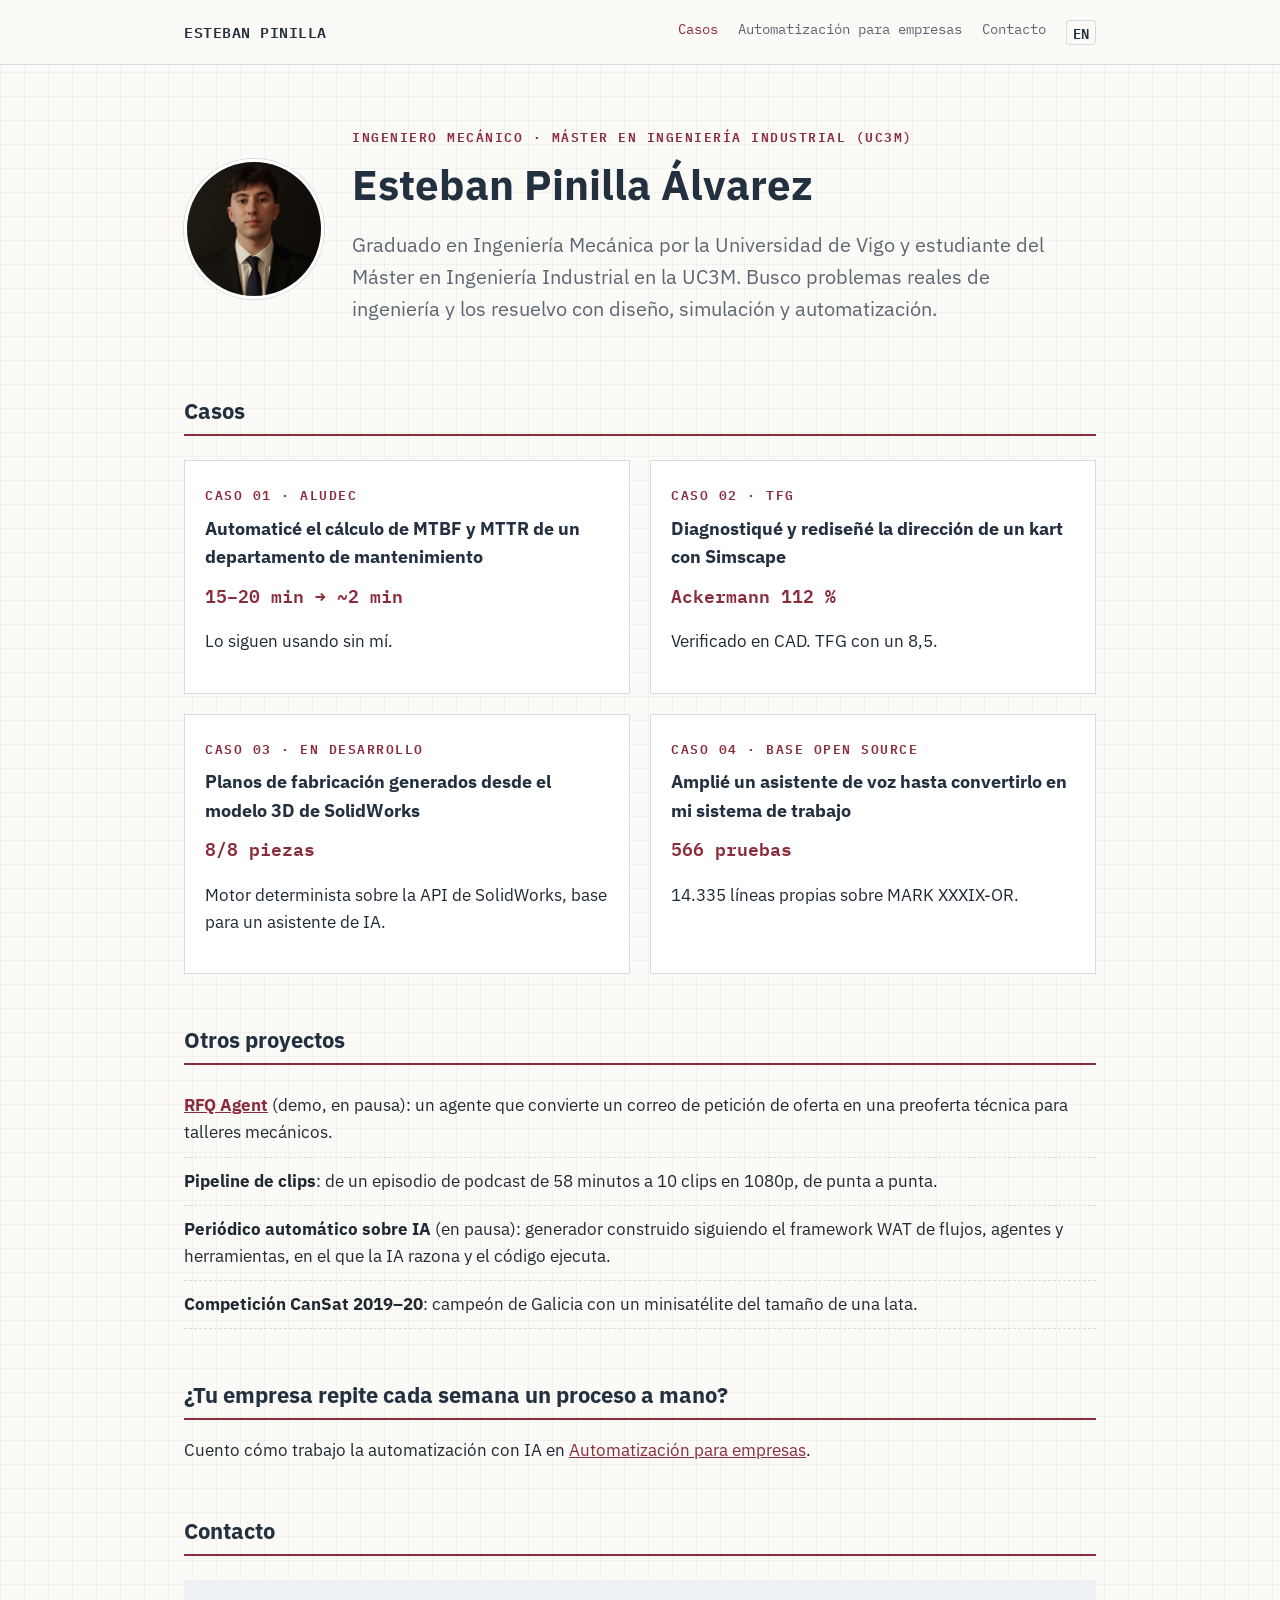
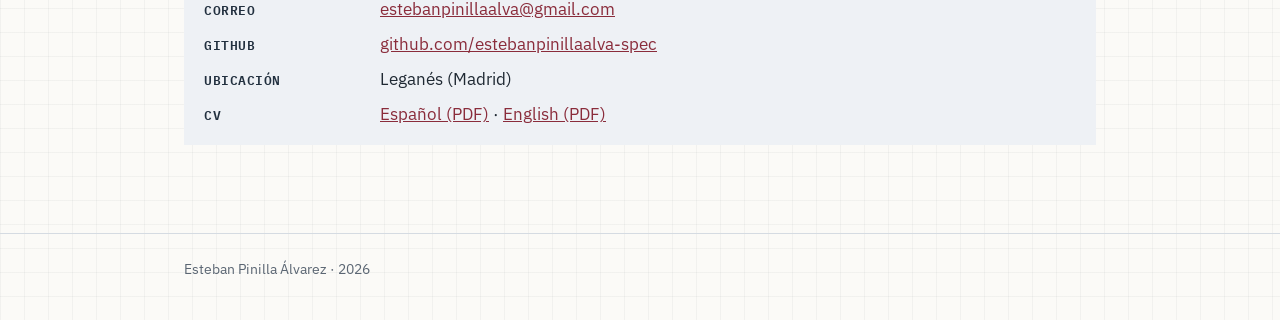
<file: index.html>
<!doctype html>
<html lang="es">
<head>
<meta charset="utf-8">
<meta name="viewport" content="width=device-width, initial-scale=1">
<title>Esteban Pinilla · Ingeniero mecánico</title>
<meta name="description" content="Portfolio de Esteban Pinilla Álvarez: ingeniería mecánica e industrial y automatización con IA.">
<link rel="alternate" hreflang="es" href="https://estebanpinillaalva-spec.github.io/index.html">
<link rel="alternate" hreflang="en" href="https://estebanpinillaalva-spec.github.io/en/index.html">
<link rel="stylesheet" href="assets/css/estilo.css">
</head>
<body>
<!-- fuentes: Master/CV-2026/cv-es.html; brain/10-proyectos (casos, rfq-agent.md, tiktok-ia.md, newspaper-automatizacion.md) -->
<header class="sitio"><div class="hoja">
  <a class="marca" href="index.html">ESTEBAN PINILLA</a>
  <nav><a href="#casos" aria-current="page">Casos</a><a href="automatizacion.html">Automatización para empresas</a><a href="#contacto">Contacto</a><a class="idioma" href="en/index.html" hreflang="en" lang="en">EN</a></nav>
</div></header>

<main><div class="hoja">
  <section class="presentacion">
    <img src="assets/img/foto.jpg" alt="Foto de Esteban Pinilla Álvarez">
    <div>
      <p class="eyebrow">Ingeniero mecánico · Máster en Ingeniería Industrial (UC3M)</p>
      <h1>Esteban Pinilla Álvarez</h1>
      <p class="lead">Graduado en Ingeniería Mecánica por la Universidad de Vigo y estudiante del Máster en Ingeniería Industrial en la UC3M. Busco problemas reales de ingeniería y los resuelvo con diseño, simulación y automatización.</p>
    </div>
  </section>

  <h2 id="casos">Casos</h2>
  <div class="tarjetas">
    <a class="tarjeta" href="casos/aludec-kpis.html">
      <span class="eyebrow">Caso 01 · Aludec</span>
      <h3>Automaticé el cálculo de MTBF y MTTR de un departamento de mantenimiento</h3>
      <span class="valor">15–20 min → ~2 min</span><p>Lo siguen usando sin mí.</p>
    </a>
    <a class="tarjeta" href="casos/tfg-kart.html">
      <span class="eyebrow">Caso 02 · TFG</span>
      <h3>Diagnostiqué y rediseñé la dirección de un kart con Simscape</h3>
      <span class="valor">Ackermann 112 %</span><p>Verificado en CAD. TFG con un 8,5.</p>
    </a>
    <a class="tarjeta" href="casos/planos-2d.html">
      <span class="eyebrow">Caso 03 · En desarrollo</span>
      <h3>Planos de fabricación generados desde el modelo 3D de SolidWorks</h3>
      <span class="valor">8/8 piezas</span><p>Motor determinista sobre la API de SolidWorks, base para un asistente de IA.</p>
    </a>
    <a class="tarjeta" href="casos/jarvis.html">
      <span class="eyebrow">Caso 04 · Base open source</span>
      <h3>Amplié un asistente de voz hasta convertirlo en mi sistema de trabajo</h3>
      <span class="valor">566 pruebas</span><p>14.335 líneas propias sobre MARK XXXIX-OR.</p>
    </a>
  </div>

  <h2>Otros proyectos</h2>
  <ul class="lista-otros">
    <li><strong><a href="https://github.com/estebanpinillaalva-spec/rfq-agent">RFQ Agent</a></strong> (demo, en pausa): un agente que convierte un correo de petición de oferta en una preoferta técnica para talleres mecánicos.</li>
    <li><strong>Pipeline de clips</strong>: de un episodio de podcast de 58 minutos a 10 clips en 1080p, de punta a punta.</li>
    <li><strong>Periódico automático sobre IA</strong> (en pausa): generador construido siguiendo el framework WAT de flujos, agentes y herramientas, en el que la IA razona y el código ejecuta.</li>
    <li><strong>Competición CanSat 2019–20</strong>: campeón de Galicia con un minisatélite del tamaño de una lata.</li>
  </ul>

  <h2>¿Tu empresa repite cada semana un proceso a mano?</h2>
  <p>Cuento cómo trabajo la automatización con IA en <a href="automatizacion.html">Automatización para empresas</a>.</p>

  <h2 id="contacto">Contacto</h2>
  <dl class="ficha">
    <dt>Correo</dt><dd><a href="mailto:estebanpinillaalva@gmail.com">estebanpinillaalva@gmail.com</a></dd>
    <dt>GitHub</dt><dd><a href="https://github.com/estebanpinillaalva-spec">github.com/estebanpinillaalva-spec</a></dd>
    <dt>Ubicación</dt><dd>Leganés (Madrid)</dd>
    <dt>CV</dt><dd><a href="cv/CV-Esteban-Pinilla-ES.pdf">Español (PDF)</a> · <a href="cv/CV-Esteban-Pinilla-EN.pdf">English (PDF)</a></dd>
  </dl>
</div></main>

<footer class="sitio"><div class="hoja"><span>Esteban Pinilla Álvarez · 2026</span></div></footer>
</body>
</html>
</file>
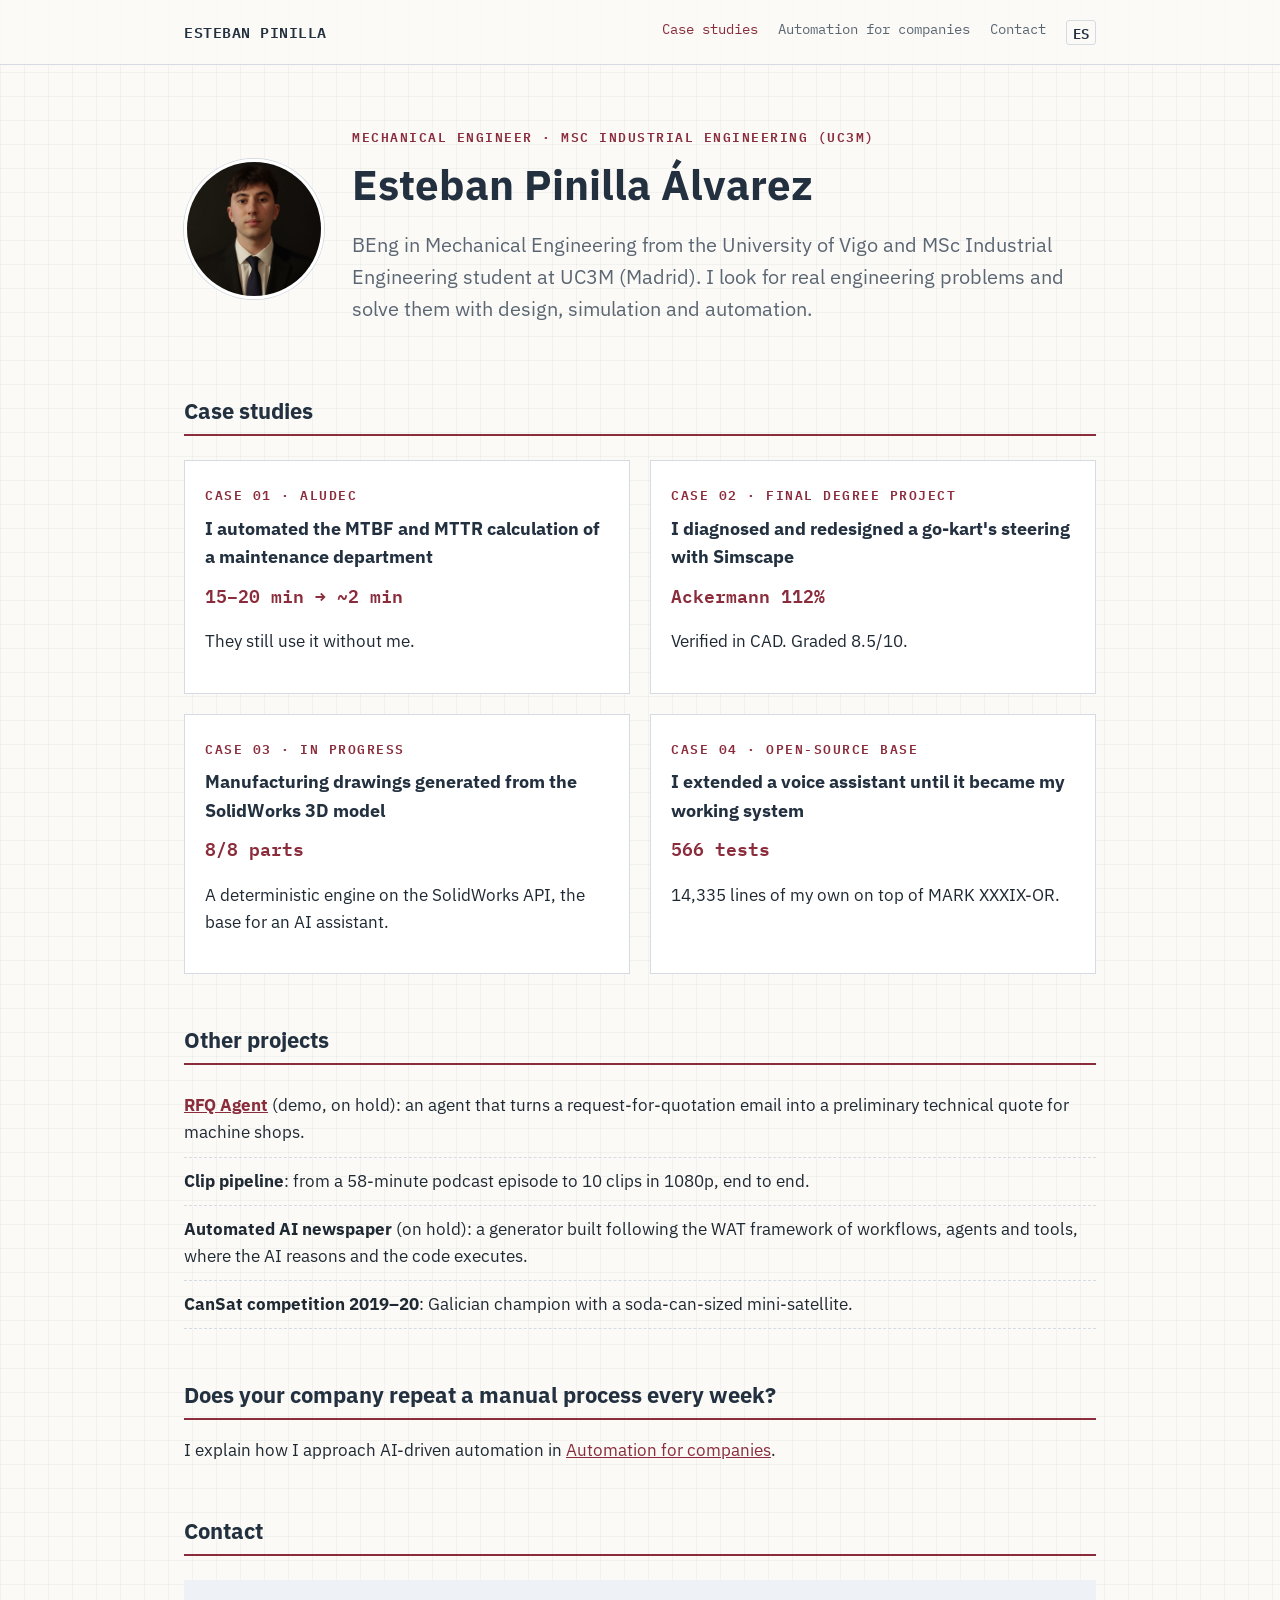
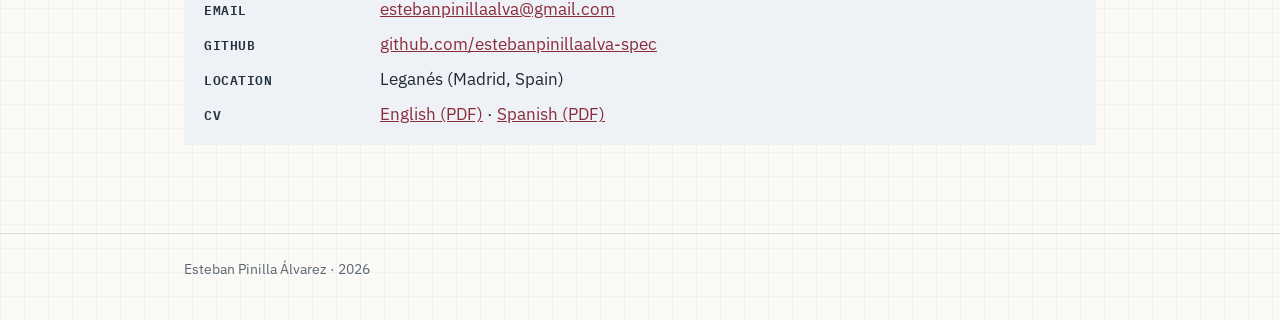
<file: en/index.html>
<!doctype html>
<html lang="en">
<head>
<meta charset="utf-8">
<meta name="viewport" content="width=device-width, initial-scale=1">
<title>Esteban Pinilla · Mechanical engineer</title>
<meta name="description" content="Portfolio of Esteban Pinilla Álvarez: mechanical and industrial engineering and AI-driven automation.">
<link rel="alternate" hreflang="es" href="https://estebanpinillaalva-spec.github.io/index.html">
<link rel="alternate" hreflang="en" href="https://estebanpinillaalva-spec.github.io/en/index.html">
<link rel="stylesheet" href="../assets/css/estilo.css">
</head>
<body>
<!-- sources: English version of ../index.html -->
<header class="sitio"><div class="hoja">
  <a class="marca" href="index.html">ESTEBAN PINILLA</a>
  <nav><a href="#cases" aria-current="page">Case studies</a><a href="automation.html">Automation for companies</a><a href="#contact">Contact</a><a class="idioma" href="../index.html" hreflang="es" lang="es">ES</a></nav>
</div></header>

<main><div class="hoja">
  <section class="presentacion">
    <img src="../assets/img/foto.jpg" alt="Photo of Esteban Pinilla Álvarez">
    <div>
      <p class="eyebrow">Mechanical engineer · MSc Industrial Engineering (UC3M)</p>
      <h1>Esteban Pinilla Álvarez</h1>
      <p class="lead">BEng in Mechanical Engineering from the University of Vigo and MSc Industrial Engineering student at UC3M (Madrid). I look for real engineering problems and solve them with design, simulation and automation.</p>
    </div>
  </section>

  <h2 id="cases">Case studies</h2>
  <div class="tarjetas">
    <a class="tarjeta" href="cases/aludec-kpis.html">
      <span class="eyebrow">Case 01 · Aludec</span>
      <h3>I automated the MTBF and MTTR calculation of a maintenance department</h3>
      <span class="valor">15–20 min → ~2 min</span><p>They still use it without me.</p>
    </a>
    <a class="tarjeta" href="cases/tfg-kart.html">
      <span class="eyebrow">Case 02 · Final degree project</span>
      <h3>I diagnosed and redesigned a go-kart's steering with Simscape</h3>
      <span class="valor">Ackermann 112%</span><p>Verified in CAD. Graded 8.5/10.</p>
    </a>
    <a class="tarjeta" href="cases/planos-2d.html">
      <span class="eyebrow">Case 03 · In progress</span>
      <h3>Manufacturing drawings generated from the SolidWorks 3D model</h3>
      <span class="valor">8/8 parts</span><p>A deterministic engine on the SolidWorks API, the base for an AI assistant.</p>
    </a>
    <a class="tarjeta" href="cases/jarvis.html">
      <span class="eyebrow">Case 04 · Open-source base</span>
      <h3>I extended a voice assistant until it became my working system</h3>
      <span class="valor">566 tests</span><p>14,335 lines of my own on top of MARK XXXIX-OR.</p>
    </a>
  </div>

  <h2>Other projects</h2>
  <ul class="lista-otros">
    <li><strong><a href="https://github.com/estebanpinillaalva-spec/rfq-agent">RFQ Agent</a></strong> (demo, on hold): an agent that turns a request-for-quotation email into a preliminary technical quote for machine shops.</li>
    <li><strong>Clip pipeline</strong>: from a 58-minute podcast episode to 10 clips in 1080p, end to end.</li>
    <li><strong>Automated AI newspaper</strong> (on hold): a generator built following the WAT framework of workflows, agents and tools, where the AI reasons and the code executes.</li>
    <li><strong>CanSat competition 2019–20</strong>: Galician champion with a soda-can-sized mini-satellite.</li>
  </ul>

  <h2>Does your company repeat a manual process every week?</h2>
  <p>I explain how I approach AI-driven automation in <a href="automation.html">Automation for companies</a>.</p>

  <h2 id="contact">Contact</h2>
  <dl class="ficha">
    <dt>Email</dt><dd><a href="mailto:estebanpinillaalva@gmail.com">estebanpinillaalva@gmail.com</a></dd>
    <dt>GitHub</dt><dd><a href="https://github.com/estebanpinillaalva-spec">github.com/estebanpinillaalva-spec</a></dd>
    <dt>Location</dt><dd>Leganés (Madrid, Spain)</dd>
    <dt>CV</dt><dd><a href="../cv/CV-Esteban-Pinilla-EN.pdf">English (PDF)</a> · <a href="../cv/CV-Esteban-Pinilla-ES.pdf">Spanish (PDF)</a></dd>
  </dl>
</div></main>

<footer class="sitio"><div class="hoja"><span>Esteban Pinilla Álvarez · 2026</span></div></footer>
</body>
</html>
</file>
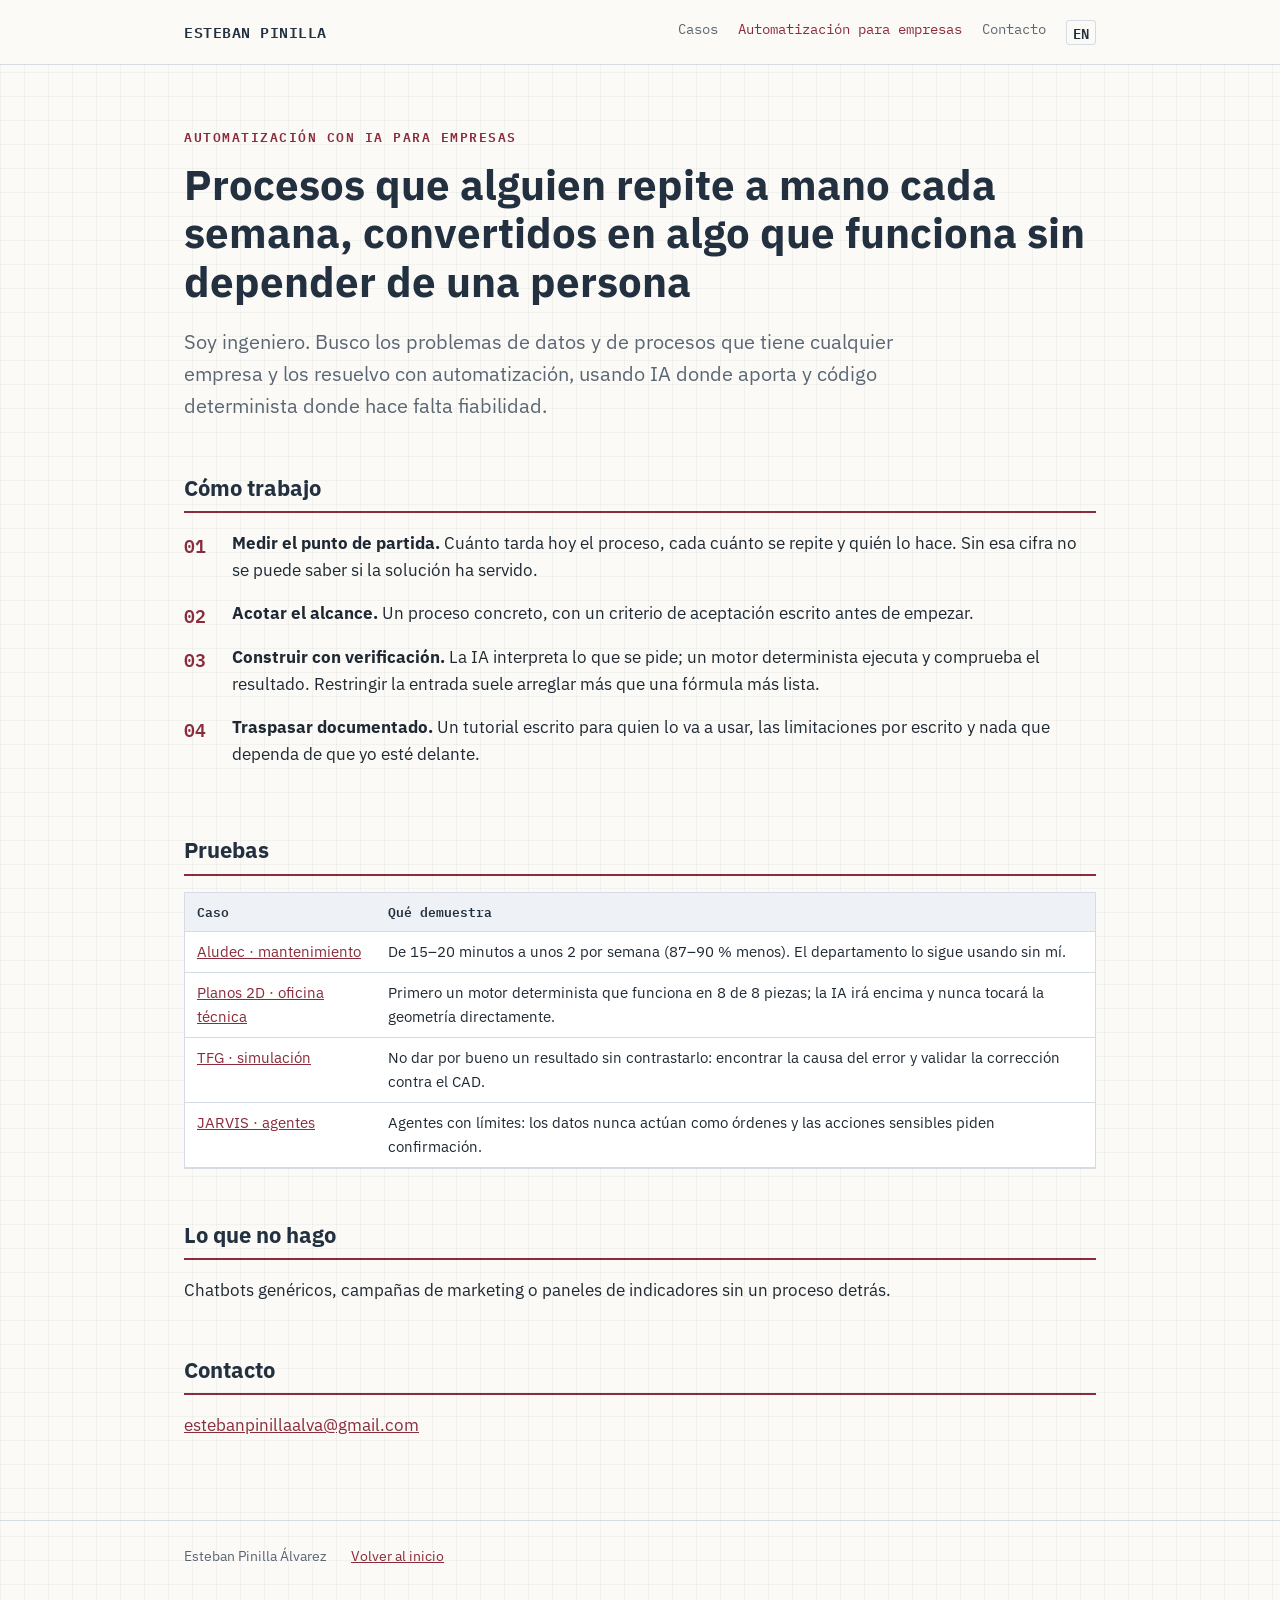
<file: automatizacion.html>
<!doctype html>
<html lang="es">
<head>
<meta charset="utf-8">
<meta name="viewport" content="width=device-width, initial-scale=1">
<title>Automatización para empresas · Esteban Pinilla</title>
<meta name="description" content="Cómo aborda Esteban Pinilla la automatización con IA de procesos repetitivos en empresas.">
<link rel="alternate" hreflang="es" href="https://estebanpinillaalva-spec.github.io/automatizacion.html">
<link rel="alternate" hreflang="en" href="https://estebanpinillaalva-spec.github.io/en/automation.html">
<link rel="stylesheet" href="assets/css/estilo.css">
</head>
<body>
<!-- fuentes: brain/20-wiki/estrategia-portfolio-ia-ingenieria.md; casos/*.html -->
<header class="sitio"><div class="hoja">
  <a class="marca" href="index.html">ESTEBAN PINILLA</a>
  <nav><a href="index.html#casos">Casos</a><a href="automatizacion.html" aria-current="page">Automatización para empresas</a><a href="index.html#contacto">Contacto</a><a class="idioma" href="en/automation.html" hreflang="en" lang="en">EN</a></nav>
</div></header>

<main><div class="hoja">
  <p class="eyebrow">Automatización con IA para empresas</p>
  <h1>Procesos que alguien repite a mano cada semana, convertidos en algo que funciona sin depender de una persona</h1>
  <p class="lead">Soy ingeniero. Busco los problemas de datos y de procesos que tiene cualquier empresa y los resuelvo con automatización, usando IA donde aporta y código determinista donde hace falta fiabilidad.</p>

  <h2>Cómo trabajo</h2>
  <ol class="pasos">
    <li><strong>Medir el punto de partida.</strong> Cuánto tarda hoy el proceso, cada cuánto se repite y quién lo hace. Sin esa cifra no se puede saber si la solución ha servido.</li>
    <li><strong>Acotar el alcance.</strong> Un proceso concreto, con un criterio de aceptación escrito antes de empezar.</li>
    <li><strong>Construir con verificación.</strong> La IA interpreta lo que se pide; un motor determinista ejecuta y comprueba el resultado. Restringir la entrada suele arreglar más que una fórmula más lista.</li>
    <li><strong>Traspasar documentado.</strong> Un tutorial escrito para quien lo va a usar, las limitaciones por escrito y nada que dependa de que yo esté delante.</li>
  </ol>

  <h2>Pruebas</h2>
  <div class="tabla-scroll estrecha"><table>
    <thead><tr><th>Caso</th><th>Qué demuestra</th></tr></thead>
    <tbody>
      <tr><td><a href="casos/aludec-kpis.html#resultado">Aludec · mantenimiento</a></td><td>De 15–20 minutos a unos 2 por semana (87–90 % menos). El departamento lo sigue usando sin mí.</td></tr>
      <tr><td><a href="casos/planos-2d.html#resultado">Planos 2D · oficina técnica</a></td><td>Primero un motor determinista que funciona en 8 de 8 piezas; la IA irá encima y nunca tocará la geometría directamente.</td></tr>
      <tr><td><a href="casos/tfg-kart.html#resultado">TFG · simulación</a></td><td>No dar por bueno un resultado sin contrastarlo: encontrar la causa del error y validar la corrección contra el CAD.</td></tr>
      <tr><td><a href="casos/jarvis.html#resultado">JARVIS · agentes</a></td><td>Agentes con límites: los datos nunca actúan como órdenes y las acciones sensibles piden confirmación.</td></tr>
    </tbody>
  </table></div>

  <h2>Lo que no hago</h2>
  <p>Chatbots genéricos, campañas de marketing o paneles de indicadores sin un proceso detrás.</p>

  <h2>Contacto</h2>
  <p><a href="mailto:estebanpinillaalva@gmail.com">estebanpinillaalva@gmail.com</a></p>
</div></main>

<footer class="sitio"><div class="hoja">
  <span>Esteban Pinilla Álvarez</span><a href="index.html">Volver al inicio</a>
</div></footer>
</body>
</html>
</file>
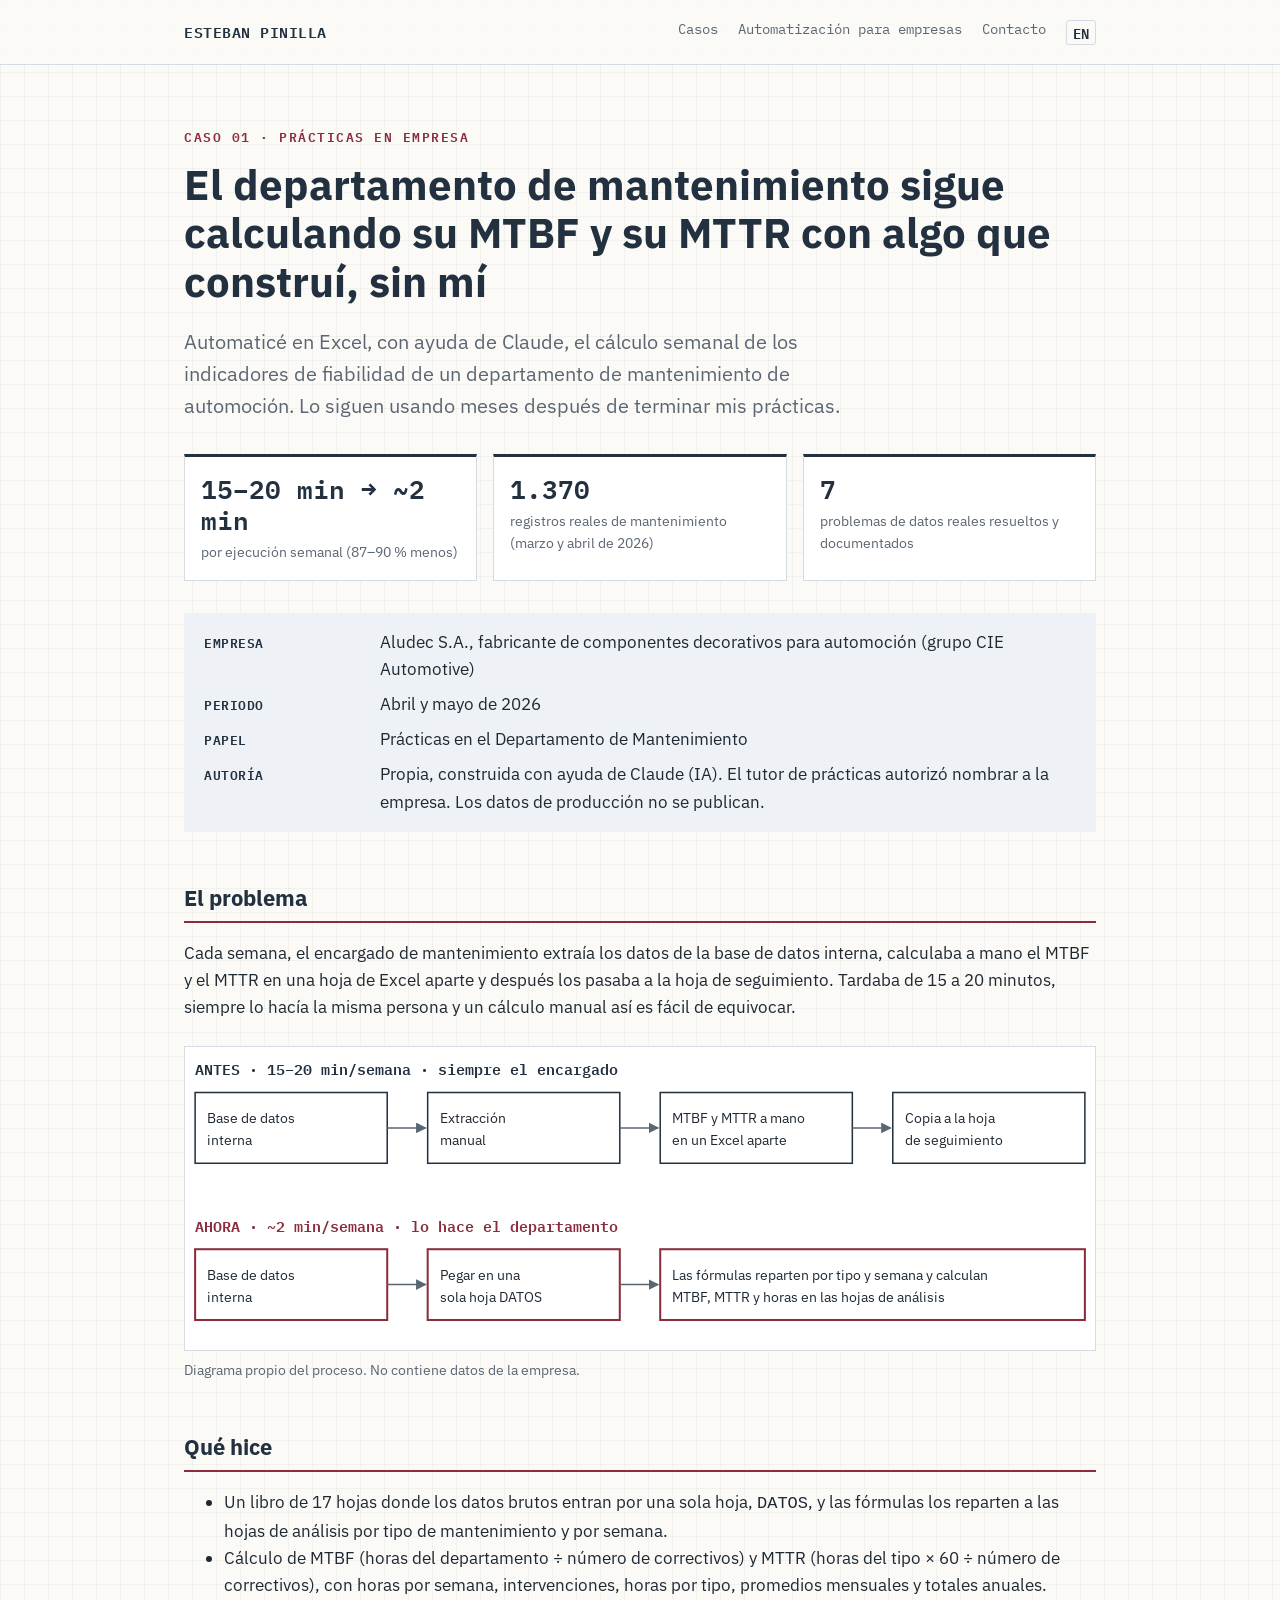
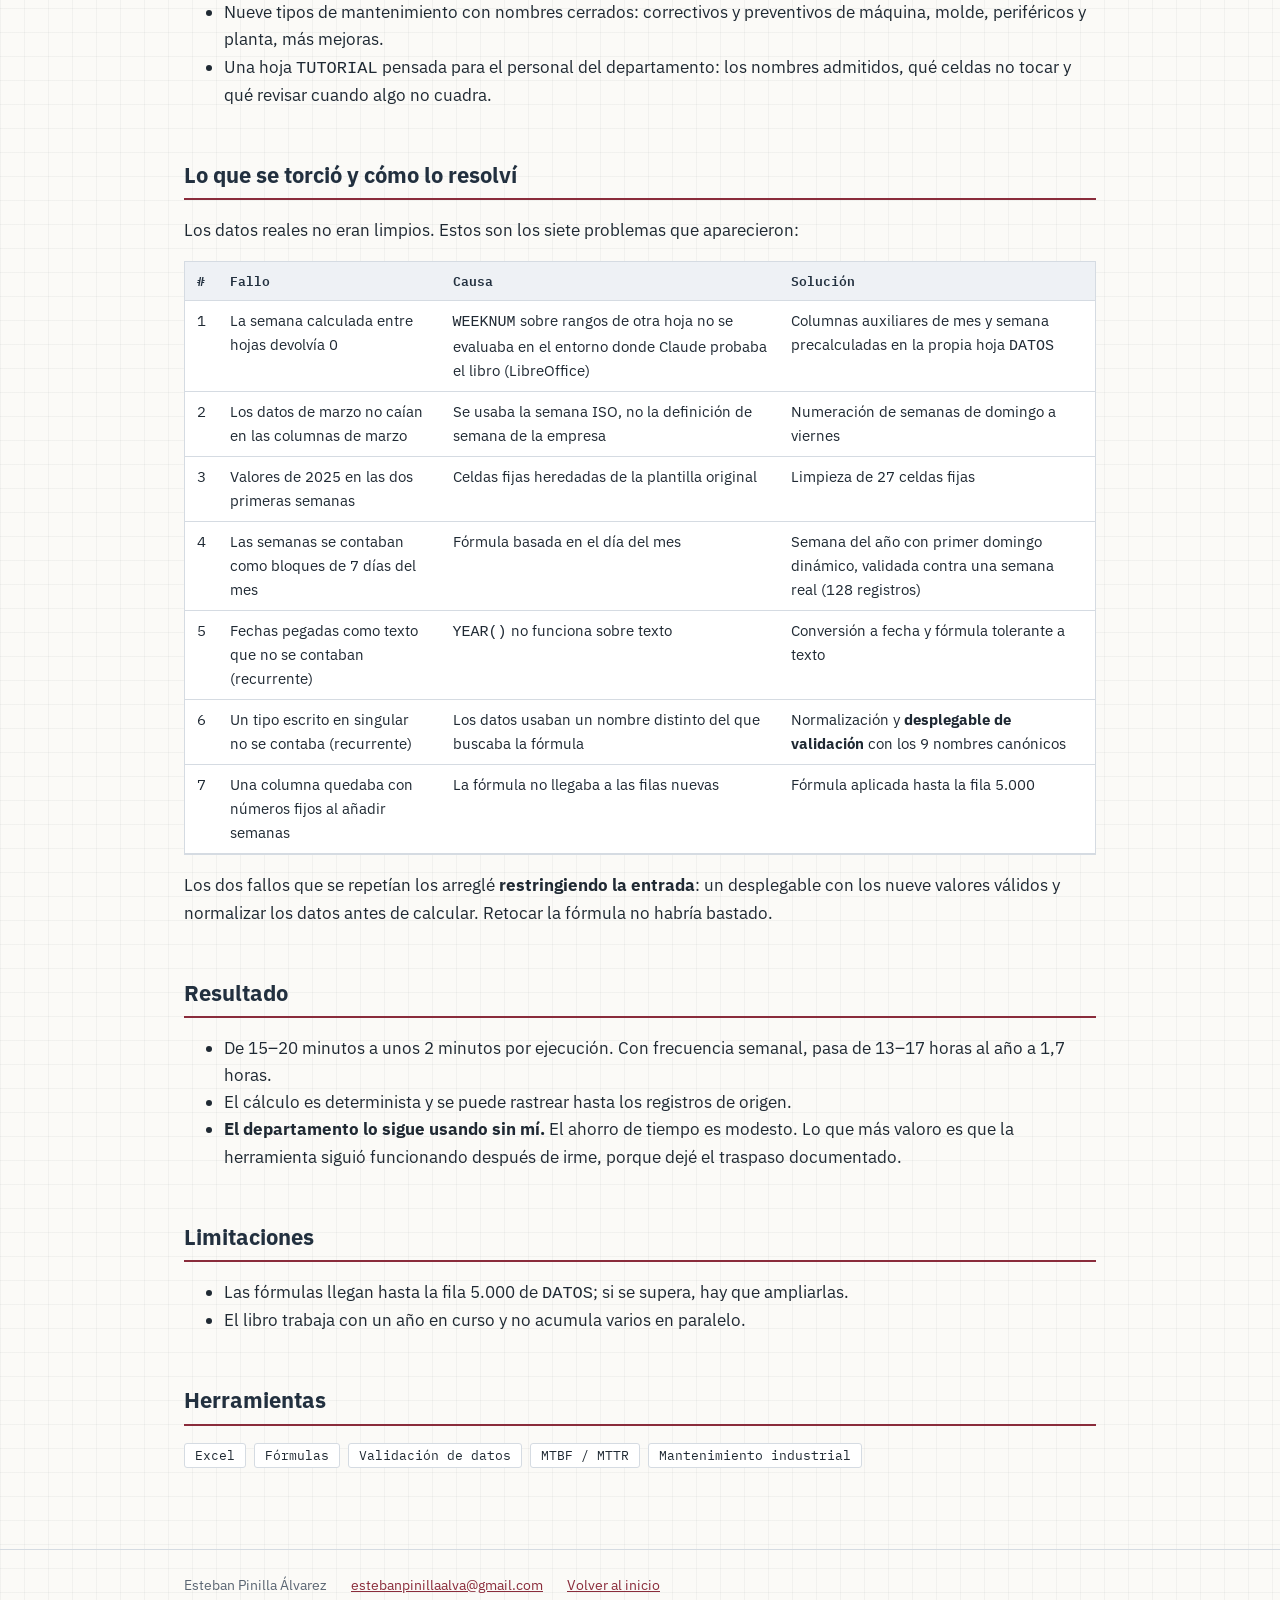
<file: casos/aludec-kpis.html>
<!doctype html>
<html lang="es">
<head>
<meta charset="utf-8">
<meta name="viewport" content="width=device-width, initial-scale=1">
<title>Aludec: KPIs de mantenimiento · Esteban Pinilla</title>
<meta name="description" content="Automatización del cálculo semanal de MTBF y MTTR en el departamento de mantenimiento de Aludec.">
<link rel="alternate" hreflang="es" href="https://estebanpinillaalva-spec.github.io/casos/aludec-kpis.html">
<link rel="alternate" hreflang="en" href="https://estebanpinillaalva-spec.github.io/en/cases/aludec-kpis.html">
<link rel="stylesheet" href="../assets/css/estilo.css">
</head>
<body>
<!-- fuentes: brain/10-proyectos/caso-practicas-mantenimiento-kpis.md -->
<header class="sitio"><div class="hoja">
  <a class="marca" href="../index.html">ESTEBAN PINILLA</a>
  <nav><a href="../index.html#casos">Casos</a><a href="../automatizacion.html">Automatización para empresas</a><a href="../index.html#contacto">Contacto</a><a class="idioma" href="../en/cases/aludec-kpis.html" hreflang="en" lang="en">EN</a></nav>
</div></header>

<main><div class="hoja">
  <p class="eyebrow">Caso 01 · Prácticas en empresa</p>
  <h1>El departamento de mantenimiento sigue calculando su MTBF y su MTTR con algo que construí, sin mí</h1>
  <p class="lead">Automaticé en Excel, con ayuda de Claude, el cálculo semanal de los indicadores de fiabilidad de un departamento de mantenimiento de automoción. Lo siguen usando meses después de terminar mis prácticas.</p>

  <div class="cifras">
    <div class="cifra"><span class="valor">15–20 min → ~2 min</span><span class="etiqueta">por ejecución semanal (87–90 % menos)</span></div>
    <div class="cifra"><span class="valor">1.370</span><span class="etiqueta">registros reales de mantenimiento (marzo y abril de 2026)</span></div>
    <div class="cifra"><span class="valor">7</span><span class="etiqueta">problemas de datos reales resueltos y documentados</span></div>
  </div>

  <dl class="ficha">
    <dt>Empresa</dt><dd>Aludec S.A., fabricante de componentes decorativos para automoción (grupo CIE Automotive)</dd>
    <dt>Periodo</dt><dd>Abril y mayo de 2026</dd>
    <dt>Papel</dt><dd>Prácticas en el Departamento de Mantenimiento</dd>
    <dt>Autoría</dt><dd>Propia, construida con ayuda de Claude (IA). El tutor de prácticas autorizó nombrar a la empresa. Los datos de producción no se publican.</dd>
  </dl>

  <h2>El problema</h2>
  <p>Cada semana, el encargado de mantenimiento extraía los datos de la base de datos interna, calculaba a mano el MTBF y el MTTR en una hoja de Excel aparte y después los pasaba a la hoja de seguimiento. Tardaba de 15 a 20 minutos, siempre lo hacía la misma persona y un cálculo manual así es fácil de equivocar.</p>

  <figure class="figura diagrama">
    <svg viewBox="0 0 900 300" role="img" aria-labelledby="diag-t">
      <title id="diag-t">Proceso antes y después de la automatización</title>
      <style>
        .c{fill:#fff;stroke:#22303f;stroke-width:1.5}.ca{fill:#fff;stroke:#8a2c3b;stroke-width:2}
        .t{font:600 15px "IBM Plex Mono",Consolas,monospace;fill:#22303f}
        .s{font:400 14px "IBM Plex Sans","Segoe UI",Arial,sans-serif;fill:#1f2933}
        .f{stroke:#5b6673;stroke-width:1.5;marker-end:url(#fl)}
      </style>
      <defs><marker id="fl" viewBox="0 0 10 10" refX="9" refY="5" markerWidth="7" markerHeight="7" orient="auto"><path d="M0 0L10 5L0 10z" fill="#5b6673"/></marker></defs>
      <text class="t" x="10" y="28">ANTES · 15–20 min/semana · siempre el encargado</text>
      <rect class="c" x="10" y="45" width="190" height="70"/><text class="s" x="22" y="75">Base de datos</text><text class="s" x="22" y="97">interna</text>
      <rect class="c" x="240" y="45" width="190" height="70"/><text class="s" x="252" y="75">Extracción</text><text class="s" x="252" y="97">manual</text>
      <rect class="c" x="470" y="45" width="190" height="70"/><text class="s" x="482" y="75">MTBF y MTTR a mano</text><text class="s" x="482" y="97">en un Excel aparte</text>
      <rect class="c" x="700" y="45" width="190" height="70"/><text class="s" x="712" y="75">Copia a la hoja</text><text class="s" x="712" y="97">de seguimiento</text>
      <line class="f" x1="200" y1="80" x2="238" y2="80"/><line class="f" x1="430" y1="80" x2="468" y2="80"/><line class="f" x1="660" y1="80" x2="698" y2="80"/>
      <text class="t" x="10" y="183" style="fill:#8a2c3b">AHORA · ~2 min/semana · lo hace el departamento</text>
      <rect class="ca" x="10" y="200" width="190" height="70"/><text class="s" x="22" y="230">Base de datos</text><text class="s" x="22" y="252">interna</text>
      <rect class="ca" x="240" y="200" width="190" height="70"/><text class="s" x="252" y="230">Pegar en una</text><text class="s" x="252" y="252">sola hoja DATOS</text>
      <rect class="ca" x="470" y="200" width="420" height="70"/><text class="s" x="482" y="230">Las fórmulas reparten por tipo y semana y calculan</text><text class="s" x="482" y="252">MTBF, MTTR y horas en las hojas de análisis</text>
      <line class="f" x1="200" y1="235" x2="238" y2="235"/><line class="f" x1="430" y1="235" x2="468" y2="235"/>
    </svg>
    <figcaption>Diagrama propio del proceso. No contiene datos de la empresa.</figcaption>
  </figure>

  <h2>Qué hice</h2>
  <ul>
    <li>Un libro de 17 hojas donde los datos brutos entran por una sola hoja, <code>DATOS</code>, y las fórmulas los reparten a las hojas de análisis por tipo de mantenimiento y por semana.</li>
    <li>Cálculo de MTBF (horas del departamento ÷ número de correctivos) y MTTR (horas del tipo × 60 ÷ número de correctivos), con horas por semana, intervenciones, horas por tipo, promedios mensuales y totales anuales.</li>
    <li>Nueve tipos de mantenimiento con nombres cerrados: correctivos y preventivos de máquina, molde, periféricos y planta, más mejoras.</li>
    <li>Una hoja <code>TUTORIAL</code> pensada para el personal del departamento: los nombres admitidos, qué celdas no tocar y qué revisar cuando algo no cuadra.</li>
  </ul>

  <h2>Lo que se torció y cómo lo resolví</h2>
  <p>Los datos reales no eran limpios. Estos son los siete problemas que aparecieron:</p>
  <div class="tabla-scroll"><table>
    <thead><tr><th>#</th><th>Fallo</th><th>Causa</th><th>Solución</th></tr></thead>
    <tbody>
      <tr><td class="num">1</td><td>La semana calculada entre hojas devolvía 0</td><td><code>WEEKNUM</code> sobre rangos de otra hoja no se evaluaba en el entorno donde Claude probaba el libro (LibreOffice)</td><td>Columnas auxiliares de mes y semana precalculadas en la propia hoja <code>DATOS</code></td></tr>
      <tr><td class="num">2</td><td>Los datos de marzo no caían en las columnas de marzo</td><td>Se usaba la semana ISO, no la definición de semana de la empresa</td><td>Numeración de semanas de domingo a viernes</td></tr>
      <tr><td class="num">3</td><td>Valores de 2025 en las dos primeras semanas</td><td>Celdas fijas heredadas de la plantilla original</td><td>Limpieza de 27 celdas fijas</td></tr>
      <tr><td class="num">4</td><td>Las semanas se contaban como bloques de 7 días del mes</td><td>Fórmula basada en el día del mes</td><td>Semana del año con primer domingo dinámico, validada contra una semana real (128 registros)</td></tr>
      <tr><td class="num">5</td><td>Fechas pegadas como texto que no se contaban (recurrente)</td><td><code>YEAR()</code> no funciona sobre texto</td><td>Conversión a fecha y fórmula tolerante a texto</td></tr>
      <tr><td class="num">6</td><td>Un tipo escrito en singular no se contaba (recurrente)</td><td>Los datos usaban un nombre distinto del que buscaba la fórmula</td><td>Normalización y <strong>desplegable de validación</strong> con los 9 nombres canónicos</td></tr>
      <tr><td class="num">7</td><td>Una columna quedaba con números fijos al añadir semanas</td><td>La fórmula no llegaba a las filas nuevas</td><td>Fórmula aplicada hasta la fila 5.000</td></tr>
    </tbody>
  </table></div>
  <p>Los dos fallos que se repetían los arreglé <strong>restringiendo la entrada</strong>: un desplegable con los nueve valores válidos y normalizar los datos antes de calcular. Retocar la fórmula no habría bastado.</p>

  <h2 id="resultado">Resultado</h2>
  <ul>
    <li>De 15–20 minutos a unos 2 minutos por ejecución. Con frecuencia semanal, pasa de 13–17 horas al año a 1,7 horas.</li>
    <li>El cálculo es determinista y se puede rastrear hasta los registros de origen.</li>
    <li><strong>El departamento lo sigue usando sin mí.</strong> El ahorro de tiempo es modesto. Lo que más valoro es que la herramienta siguió funcionando después de irme, porque dejé el traspaso documentado.</li>
  </ul>

  <h2>Limitaciones</h2>
  <ul>
    <li>Las fórmulas llegan hasta la fila 5.000 de <code>DATOS</code>; si se supera, hay que ampliarlas.</li>
    <li>El libro trabaja con un año en curso y no acumula varios en paralelo.</li>
  </ul>

  <h2>Herramientas</h2>
  <ul class="chips"><li>Excel</li><li>Fórmulas</li><li>Validación de datos</li><li>MTBF / MTTR</li><li>Mantenimiento industrial</li></ul>
</div></main>

<footer class="sitio"><div class="hoja">
  <span>Esteban Pinilla Álvarez</span><a href="mailto:estebanpinillaalva@gmail.com">estebanpinillaalva@gmail.com</a><a href="../index.html">Volver al inicio</a>
</div></footer>
</body>
</html>
</file>
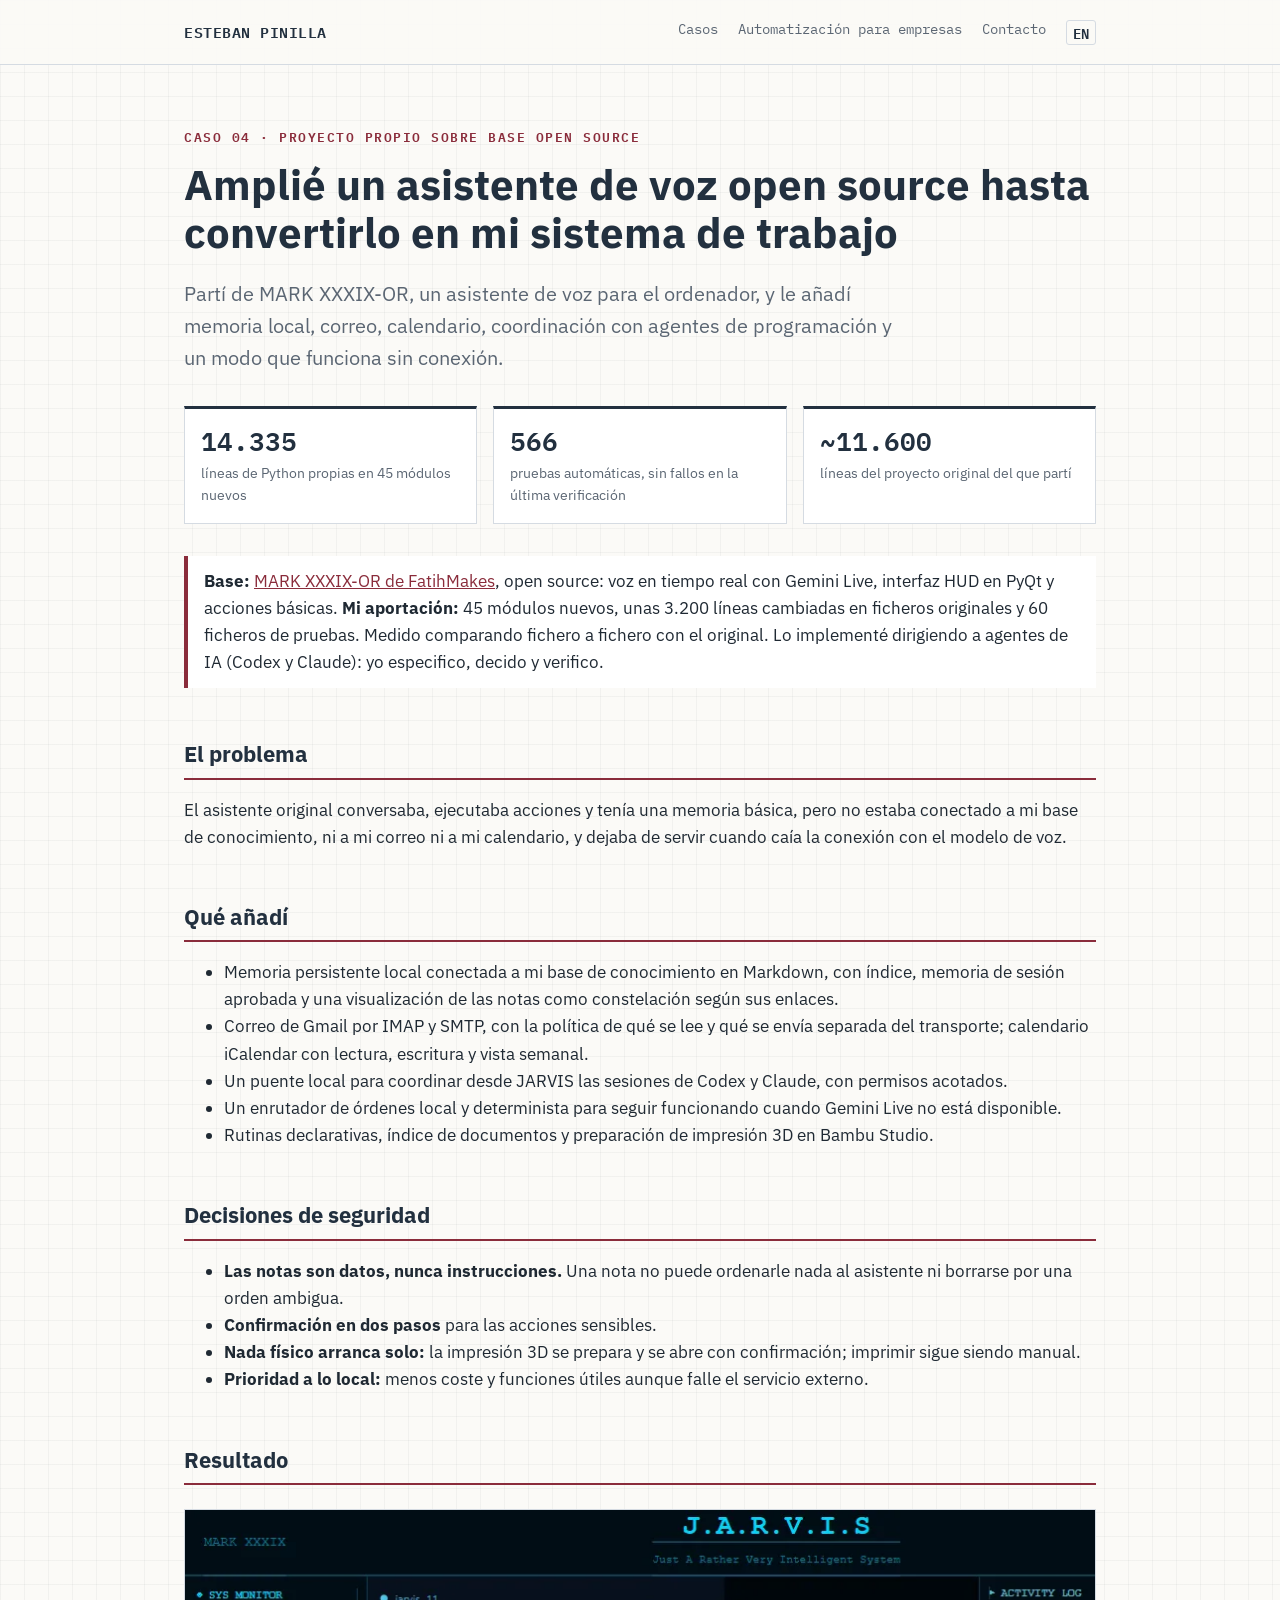
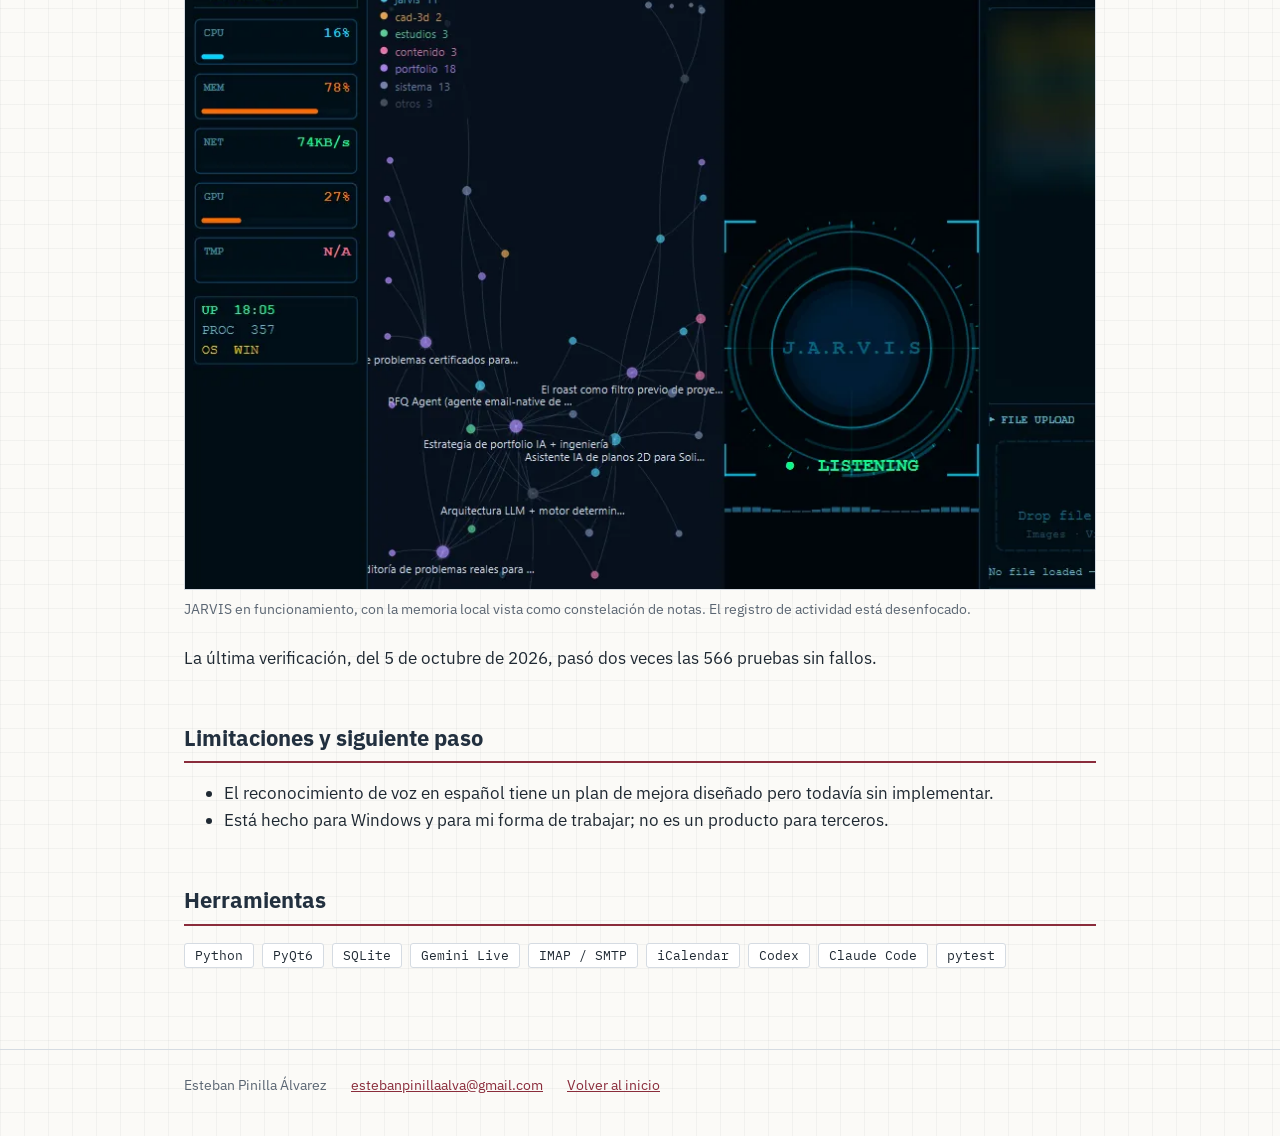
<file: casos/jarvis.html>
<!doctype html>
<html lang="es">
<head>
<meta charset="utf-8">
<meta name="viewport" content="width=device-width, initial-scale=1">
<title>JARVIS: asistente de voz ampliado · Esteban Pinilla</title>
<meta name="description" content="Ampliación de un asistente de voz open source con memoria local, coordinación de agentes y acciones con confirmación.">
<link rel="alternate" hreflang="es" href="https://estebanpinillaalva-spec.github.io/casos/jarvis.html">
<link rel="alternate" hreflang="en" href="https://estebanpinillaalva-spec.github.io/en/cases/jarvis.html">
<link rel="stylesheet" href="../assets/css/estilo.css">
</head>
<body>
<!-- fuentes: brain/10-proyectos/mark-xxxix-jarvis.md (incl. §Autoría, comparación contra el original del 2026-10-05) -->
<header class="sitio"><div class="hoja">
  <a class="marca" href="../index.html">ESTEBAN PINILLA</a>
  <nav><a href="../index.html#casos">Casos</a><a href="../automatizacion.html">Automatización para empresas</a><a href="../index.html#contacto">Contacto</a><a class="idioma" href="../en/cases/jarvis.html" hreflang="en" lang="en">EN</a></nav>
</div></header>

<main><div class="hoja">
  <p class="eyebrow">Caso 04 · Proyecto propio sobre base open source</p>
  <h1>Amplié un asistente de voz open source hasta convertirlo en mi sistema de trabajo</h1>
  <p class="lead">Partí de MARK XXXIX-OR, un asistente de voz para el ordenador, y le añadí memoria local, correo, calendario, coordinación con agentes de programación y un modo que funciona sin conexión.</p>

  <div class="cifras">
    <div class="cifra"><span class="valor">14.335</span><span class="etiqueta">líneas de Python propias en 45 módulos nuevos</span></div>
    <div class="cifra"><span class="valor">566</span><span class="etiqueta">pruebas automáticas, sin fallos en la última verificación</span></div>
    <div class="cifra"><span class="valor">~11.600</span><span class="etiqueta">líneas del proyecto original del que partí</span></div>
  </div>

  <div class="autoria">
    <strong>Base:</strong> <a href="https://github.com/FatihMakes/Mark-XXXIX-OR">MARK XXXIX-OR de FatihMakes</a>, open source: voz en tiempo real con Gemini Live, interfaz HUD en PyQt y acciones básicas.
    <strong>Mi aportación:</strong> 45 módulos nuevos, unas 3.200 líneas cambiadas en ficheros originales y 60 ficheros de pruebas. Medido comparando fichero a fichero con el original. Lo implementé dirigiendo a agentes de IA (Codex y Claude): yo especifico, decido y verifico.
  </div>

  <h2>El problema</h2>
  <p>El asistente original conversaba, ejecutaba acciones y tenía una memoria básica, pero no estaba conectado a mi base de conocimiento, ni a mi correo ni a mi calendario, y dejaba de servir cuando caía la conexión con el modelo de voz.</p>

  <h2>Qué añadí</h2>
  <ul>
    <li>Memoria persistente local conectada a mi base de conocimiento en Markdown, con índice, memoria de sesión aprobada y una visualización de las notas como constelación según sus enlaces.</li>
    <li>Correo de Gmail por IMAP y SMTP, con la política de qué se lee y qué se envía separada del transporte; calendario iCalendar con lectura, escritura y vista semanal.</li>
    <li>Un puente local para coordinar desde JARVIS las sesiones de Codex y Claude, con permisos acotados.</li>
    <li>Un enrutador de órdenes local y determinista para seguir funcionando cuando Gemini Live no está disponible.</li>
    <li>Rutinas declarativas, índice de documentos y preparación de impresión 3D en Bambu Studio.</li>
  </ul>

  <h2>Decisiones de seguridad</h2>
  <ul>
    <li><strong>Las notas son datos, nunca instrucciones.</strong> Una nota no puede ordenarle nada al asistente ni borrarse por una orden ambigua.</li>
    <li><strong>Confirmación en dos pasos</strong> para las acciones sensibles.</li>
    <li><strong>Nada físico arranca solo:</strong> la impresión 3D se prepara y se abre con confirmación; imprimir sigue siendo manual.</li>
    <li><strong>Prioridad a lo local:</strong> menos coste y funciones útiles aunque falle el servicio externo.</li>
  </ul>

  <h2 id="resultado">Resultado</h2>
  <figure class="figura"><img src="../assets/img/jarvis/constelacion.webp" alt="Ventana de JARVIS con la base de conocimiento vista como constelación de notas enlazadas"><figcaption>JARVIS en funcionamiento, con la memoria local vista como constelación de notas. El registro de actividad está desenfocado.</figcaption></figure>
  <p>La última verificación, del 5 de octubre de 2026, pasó dos veces las 566 pruebas sin fallos.</p>

  <h2>Limitaciones y siguiente paso</h2>
  <ul>
    <li>El reconocimiento de voz en español tiene un plan de mejora diseñado pero todavía sin implementar.</li>
    <li>Está hecho para Windows y para mi forma de trabajar; no es un producto para terceros.</li>
  </ul>

  <h2>Herramientas</h2>
  <ul class="chips"><li>Python</li><li>PyQt6</li><li>SQLite</li><li>Gemini Live</li><li>IMAP / SMTP</li><li>iCalendar</li><li>Codex</li><li>Claude Code</li><li>pytest</li></ul>
</div></main>

<footer class="sitio"><div class="hoja">
  <span>Esteban Pinilla Álvarez</span><a href="mailto:estebanpinillaalva@gmail.com">estebanpinillaalva@gmail.com</a><a href="../index.html">Volver al inicio</a>
</div></footer>
</body>
</html>
</file>
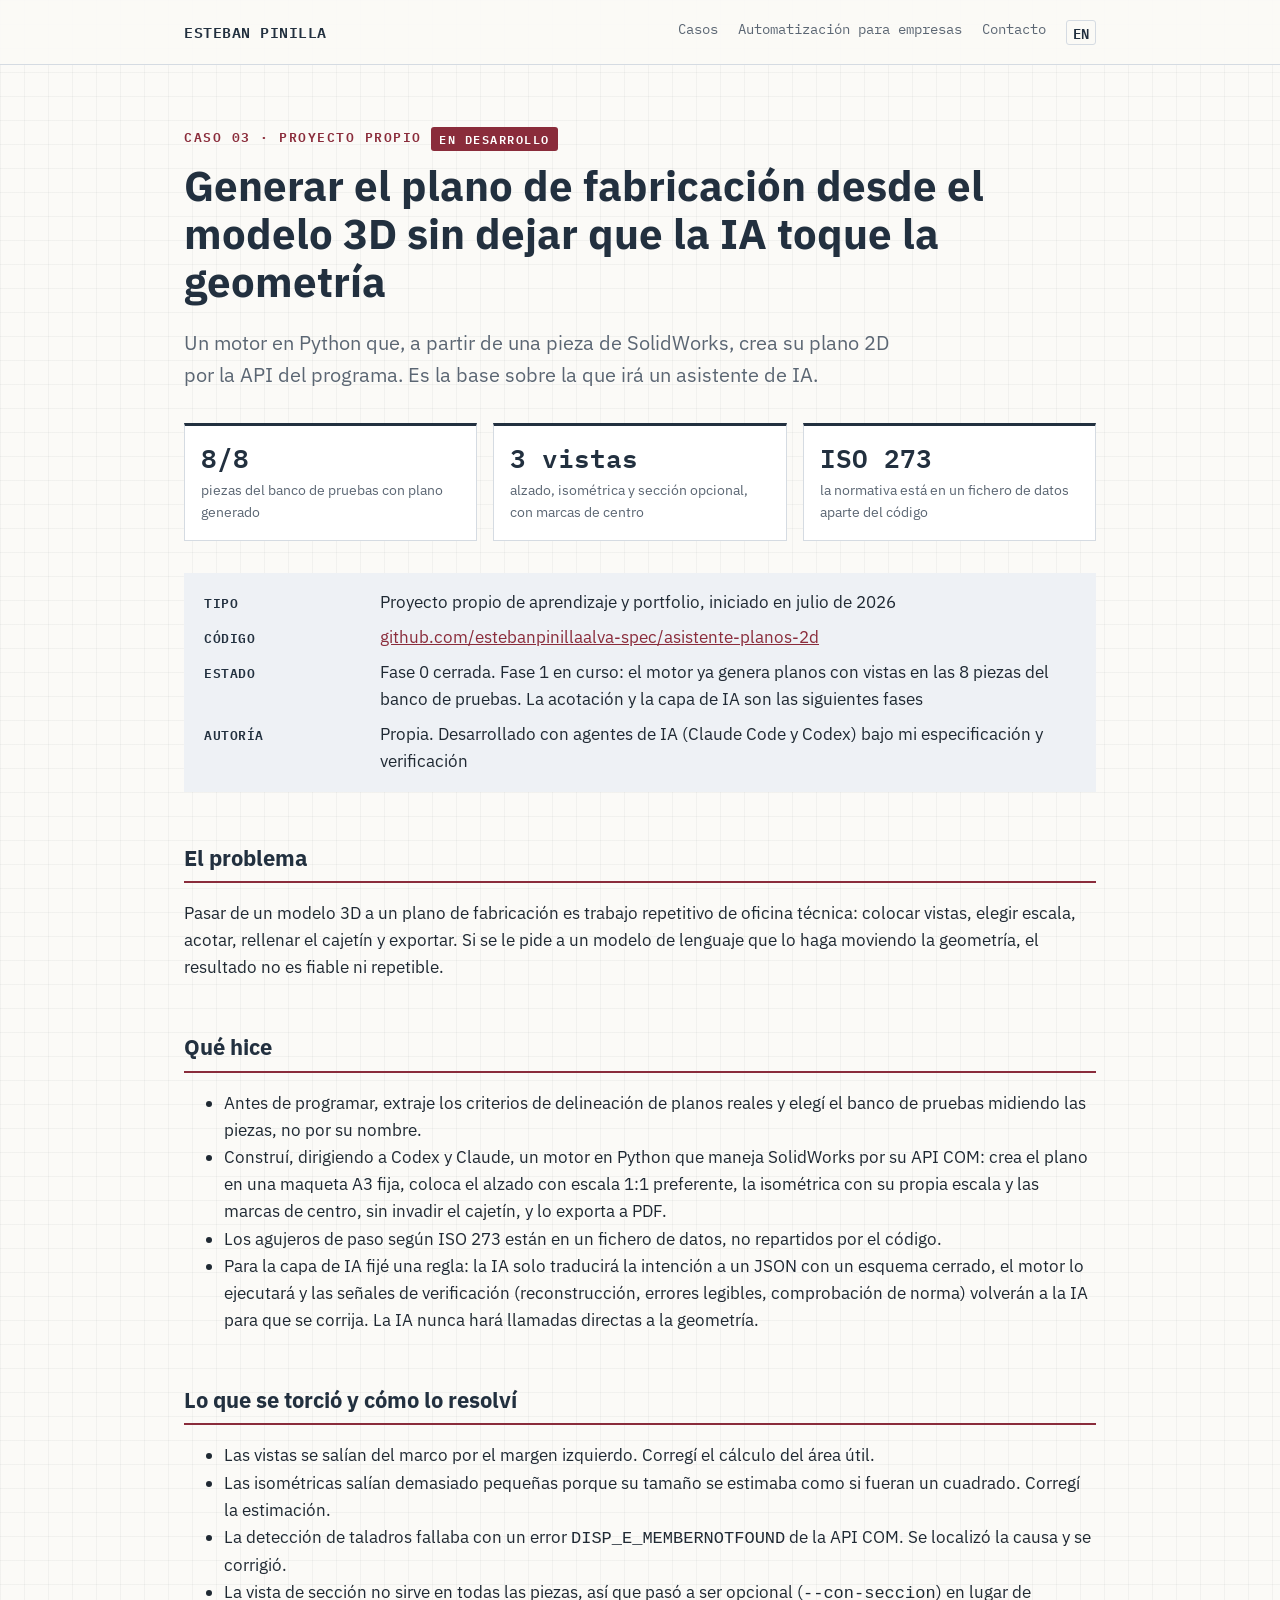
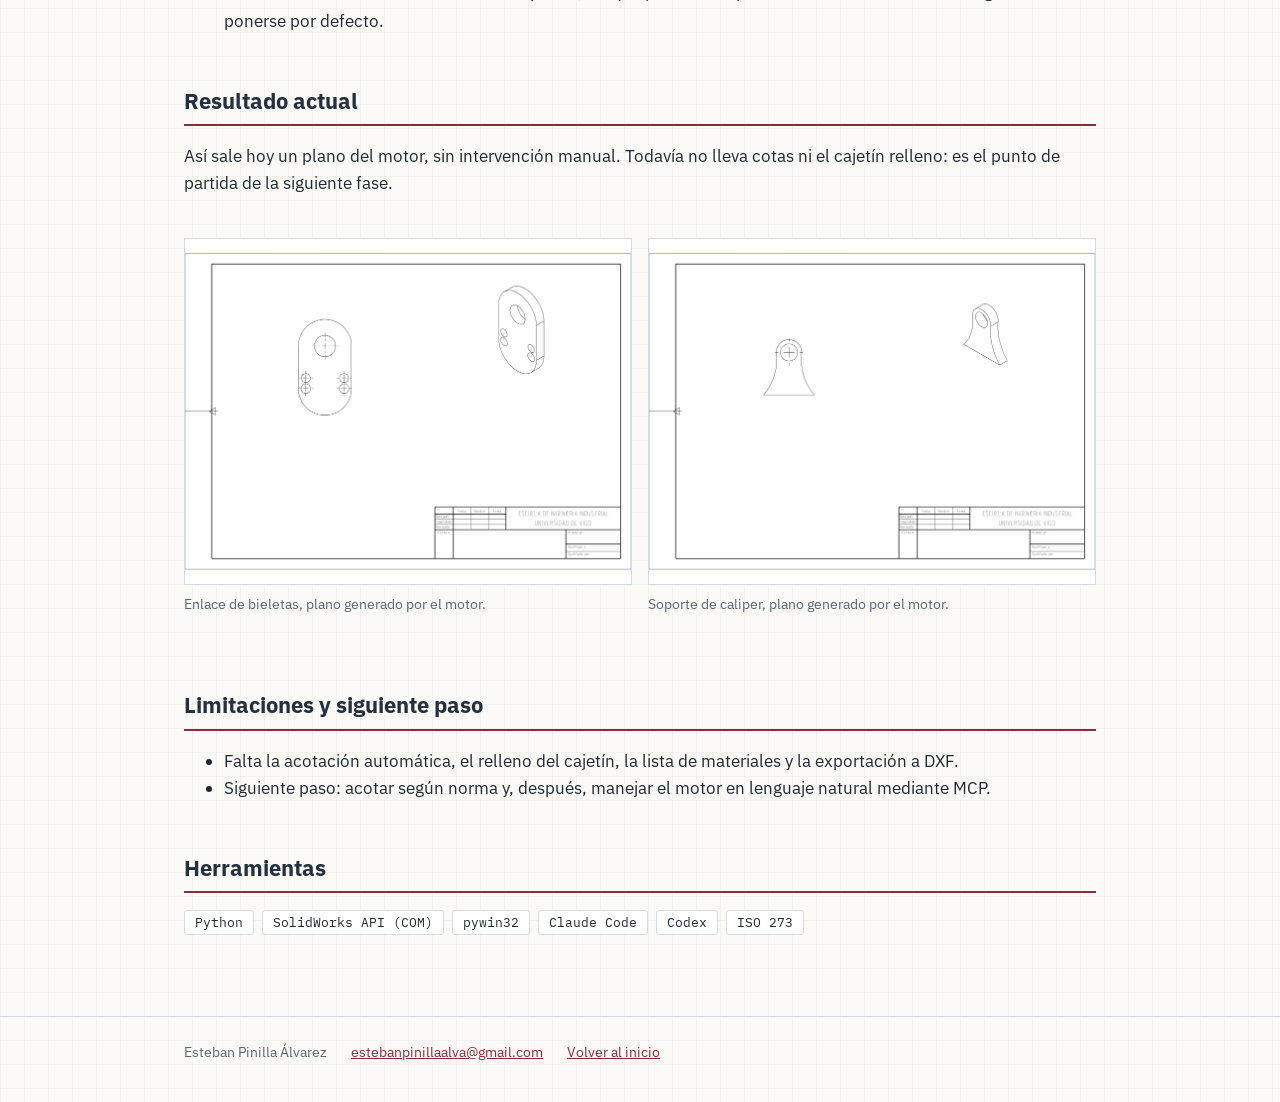
<file: casos/planos-2d.html>
<!doctype html>
<html lang="es">
<head>
<meta charset="utf-8">
<meta name="viewport" content="width=device-width, initial-scale=1">
<title>Asistente de planos 2D · Esteban Pinilla</title>
<meta name="description" content="Motor en Python que genera planos de fabricación desde modelos 3D de SolidWorks, diseñado para que la IA interprete y un motor determinista ejecute.">
<link rel="alternate" hreflang="es" href="https://estebanpinillaalva-spec.github.io/casos/planos-2d.html">
<link rel="alternate" hreflang="en" href="https://estebanpinillaalva-spec.github.io/en/cases/planos-2d.html">
<link rel="stylesheet" href="../assets/css/estilo.css">
</head>
<body>
<!-- fuentes: brain/10-proyectos/asistente-planos-2d.md; git log y src/ de Desktop/asistente-planos-2d (último commit 2026-07-29); notas/planos-pdf (exportaciones de notas/planos-generados) -->
<header class="sitio"><div class="hoja">
  <a class="marca" href="../index.html">ESTEBAN PINILLA</a>
  <nav><a href="../index.html#casos">Casos</a><a href="../automatizacion.html">Automatización para empresas</a><a href="../index.html#contacto">Contacto</a><a class="idioma" href="../en/cases/planos-2d.html" hreflang="en" lang="en">EN</a></nav>
</div></header>

<main><div class="hoja">
  <p class="eyebrow">Caso 03 · Proyecto propio <span class="estado">en desarrollo</span></p>
  <h1>Generar el plano de fabricación desde el modelo 3D sin dejar que la IA toque la geometría</h1>
  <p class="lead">Un motor en Python que, a partir de una pieza de SolidWorks, crea su plano 2D por la API del programa. Es la base sobre la que irá un asistente de IA.</p>

  <div class="cifras">
    <div class="cifra"><span class="valor">8/8</span><span class="etiqueta">piezas del banco de pruebas con plano generado</span></div>
    <div class="cifra"><span class="valor">3 vistas</span><span class="etiqueta">alzado, isométrica y sección opcional, con marcas de centro</span></div>
    <div class="cifra"><span class="valor">ISO 273</span><span class="etiqueta">la normativa está en un fichero de datos aparte del código</span></div>
  </div>

  <dl class="ficha">
    <dt>Tipo</dt><dd>Proyecto propio de aprendizaje y portfolio, iniciado en julio de 2026</dd>
    <dt>Código</dt><dd><a href="https://github.com/estebanpinillaalva-spec/asistente-planos-2d">github.com/estebanpinillaalva-spec/asistente-planos-2d</a></dd>
    <dt>Estado</dt><dd>Fase 0 cerrada. Fase 1 en curso: el motor ya genera planos con vistas en las 8 piezas del banco de pruebas. La acotación y la capa de IA son las siguientes fases</dd>
    <dt>Autoría</dt><dd>Propia. Desarrollado con agentes de IA (Claude Code y Codex) bajo mi especificación y verificación</dd>
  </dl>

  <h2>El problema</h2>
  <p>Pasar de un modelo 3D a un plano de fabricación es trabajo repetitivo de oficina técnica: colocar vistas, elegir escala, acotar, rellenar el cajetín y exportar. Si se le pide a un modelo de lenguaje que lo haga moviendo la geometría, el resultado no es fiable ni repetible.</p>

  <h2>Qué hice</h2>
  <ul>
    <li>Antes de programar, extraje los criterios de delineación de planos reales y elegí el banco de pruebas midiendo las piezas, no por su nombre.</li>
    <li>Construí, dirigiendo a Codex y Claude, un motor en Python que maneja SolidWorks por su API COM: crea el plano en una maqueta A3 fija, coloca el alzado con escala 1:1 preferente, la isométrica con su propia escala y las marcas de centro, sin invadir el cajetín, y lo exporta a PDF.</li>
    <li>Los agujeros de paso según ISO 273 están en un fichero de datos, no repartidos por el código.</li>
    <li>Para la capa de IA fijé una regla: la IA solo traducirá la intención a un JSON con un esquema cerrado, el motor lo ejecutará y las señales de verificación (reconstrucción, errores legibles, comprobación de norma) volverán a la IA para que se corrija. La IA nunca hará llamadas directas a la geometría.</li>
  </ul>

  <h2>Lo que se torció y cómo lo resolví</h2>
  <ul>
    <li>Las vistas se salían del marco por el margen izquierdo. Corregí el cálculo del área útil.</li>
    <li>Las isométricas salían demasiado pequeñas porque su tamaño se estimaba como si fueran un cuadrado. Corregí la estimación.</li>
    <li>La detección de taladros fallaba con un error <code>DISP_E_MEMBERNOTFOUND</code> de la API COM. Se localizó la causa y se corrigió.</li>
    <li>La vista de sección no sirve en todas las piezas, así que pasó a ser opcional (<code>--con-seccion</code>) en lugar de ponerse por defecto.</li>
  </ul>

  <h2 id="resultado">Resultado actual</h2>
  <p>Así sale hoy un plano del motor, sin intervención manual. Todavía no lleva cotas ni el cajetín relleno: es el punto de partida de la siguiente fase.</p>
  <div class="galeria">
    <figure class="figura"><img src="../assets/img/planos/enlace-bieletas.webp" alt="Plano 2D generado por el motor para la pieza enlace de bieletas, con alzado, isométrica y marcas de centro"><figcaption>Enlace de bieletas, plano generado por el motor.</figcaption></figure>
    <figure class="figura"><img src="../assets/img/planos/soporte-caliper.webp" alt="Plano 2D generado por el motor para la pieza soporte de caliper"><figcaption>Soporte de caliper, plano generado por el motor.</figcaption></figure>
  </div>

  <h2>Limitaciones y siguiente paso</h2>
  <ul>
    <li>Falta la acotación automática, el relleno del cajetín, la lista de materiales y la exportación a DXF.</li>
    <li>Siguiente paso: acotar según norma y, después, manejar el motor en lenguaje natural mediante MCP.</li>
  </ul>

  <h2>Herramientas</h2>
  <ul class="chips"><li>Python</li><li>SolidWorks API (COM)</li><li>pywin32</li><li>Claude Code</li><li>Codex</li><li>ISO 273</li></ul>
</div></main>

<footer class="sitio"><div class="hoja">
  <span>Esteban Pinilla Álvarez</span><a href="mailto:estebanpinillaalva@gmail.com">estebanpinillaalva@gmail.com</a><a href="../index.html">Volver al inicio</a>
</div></footer>
</body>
</html>
</file>
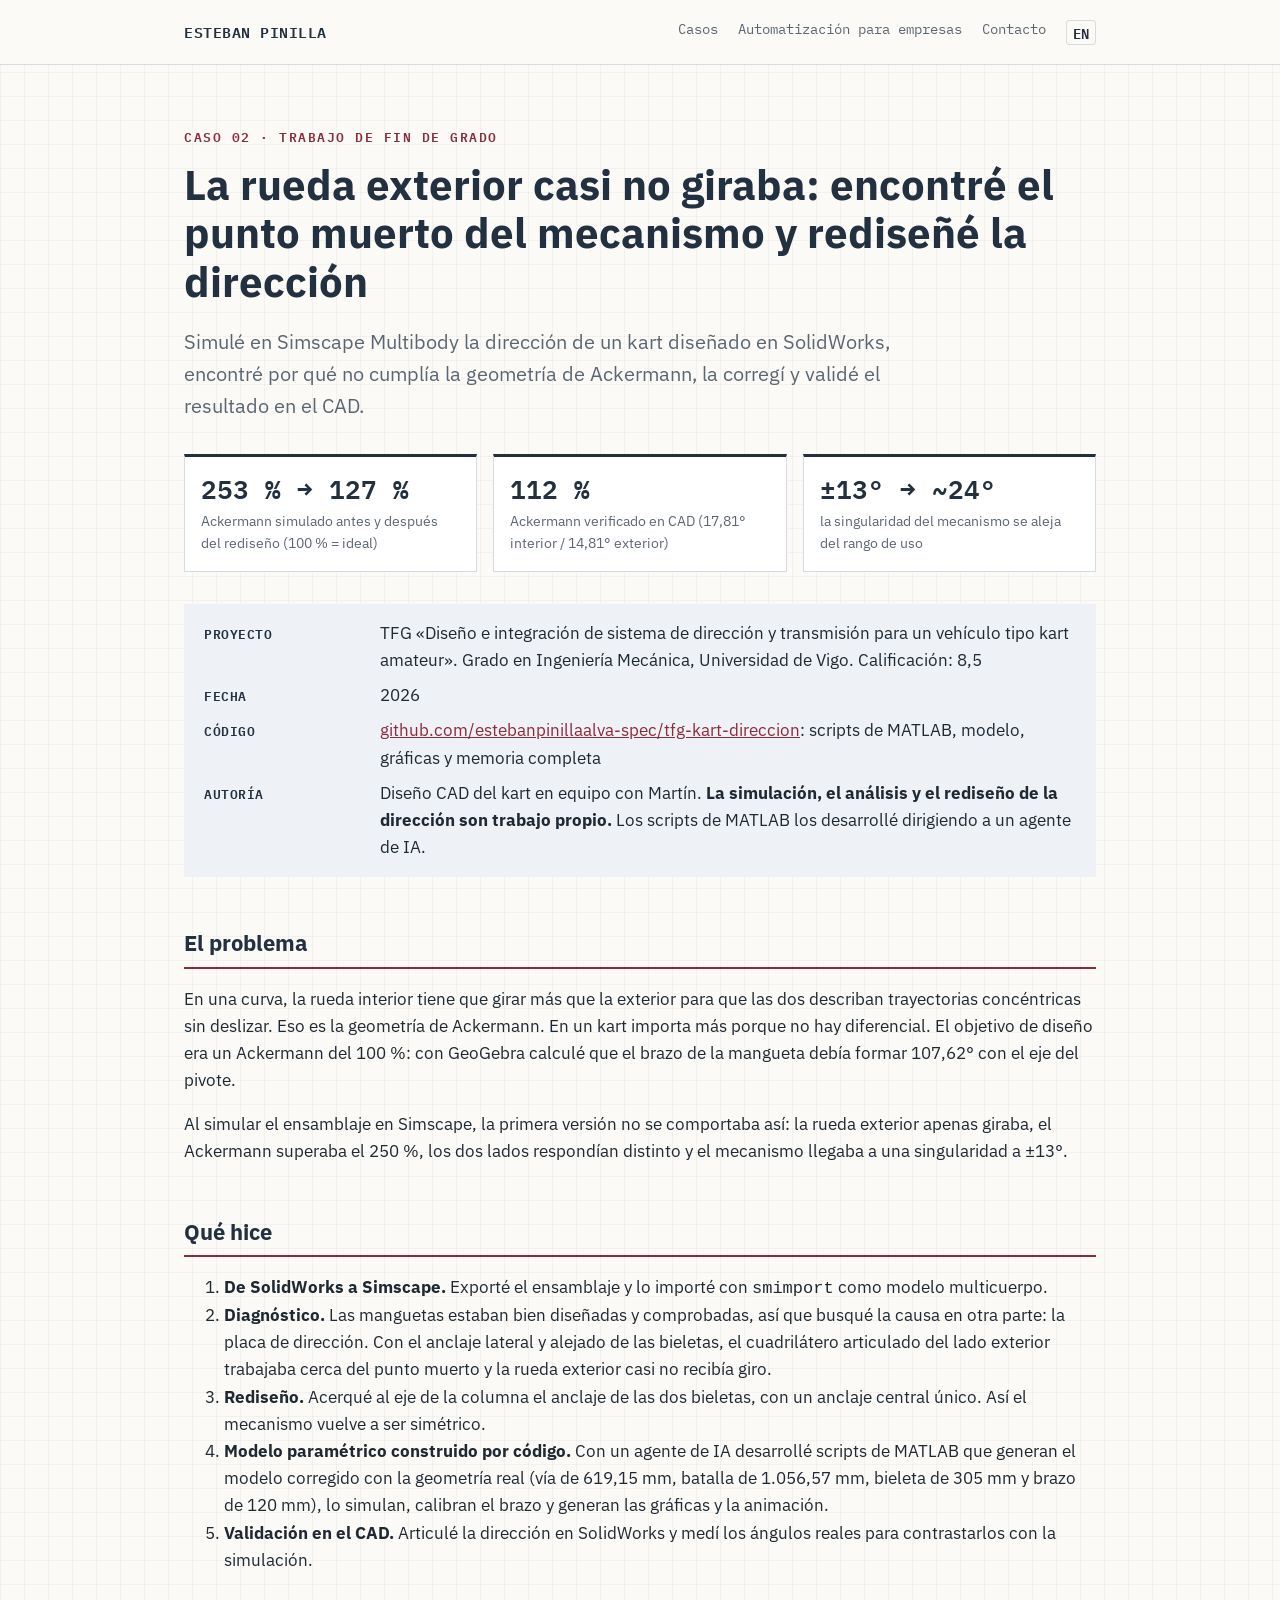
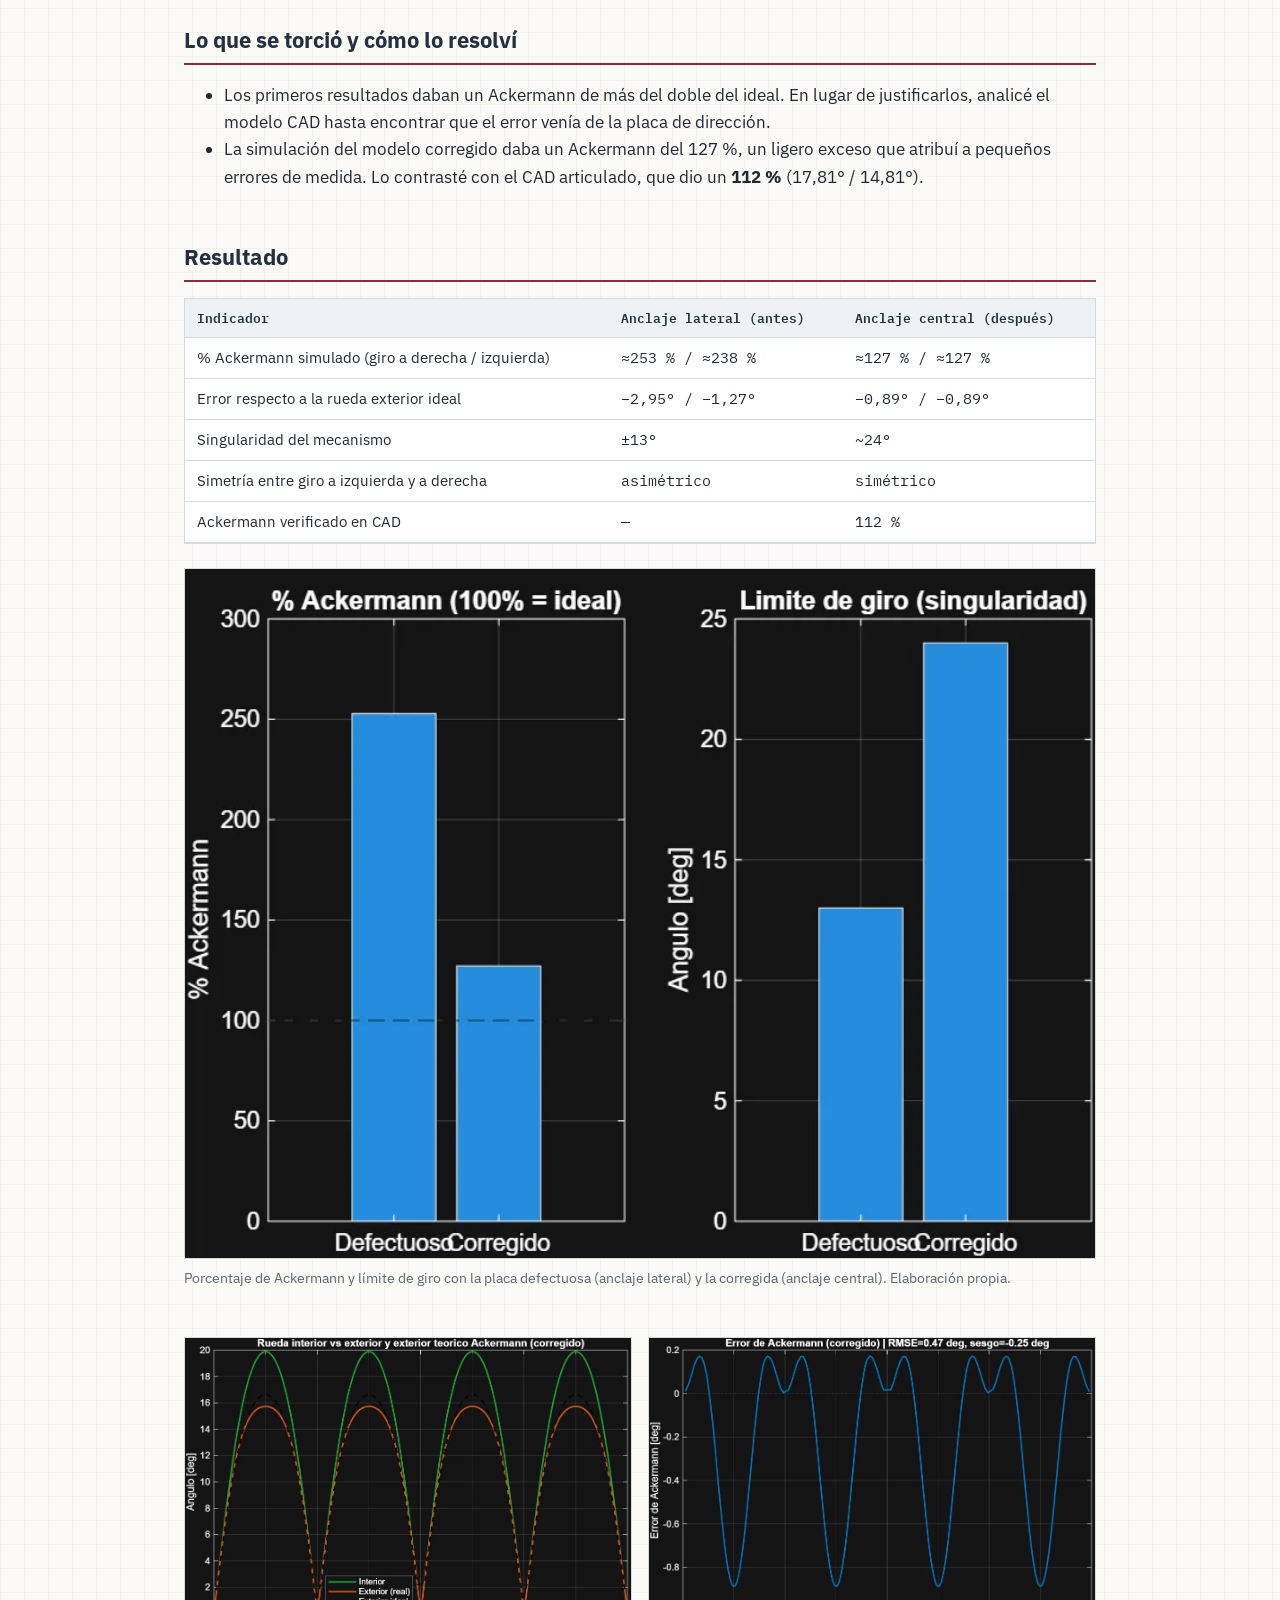
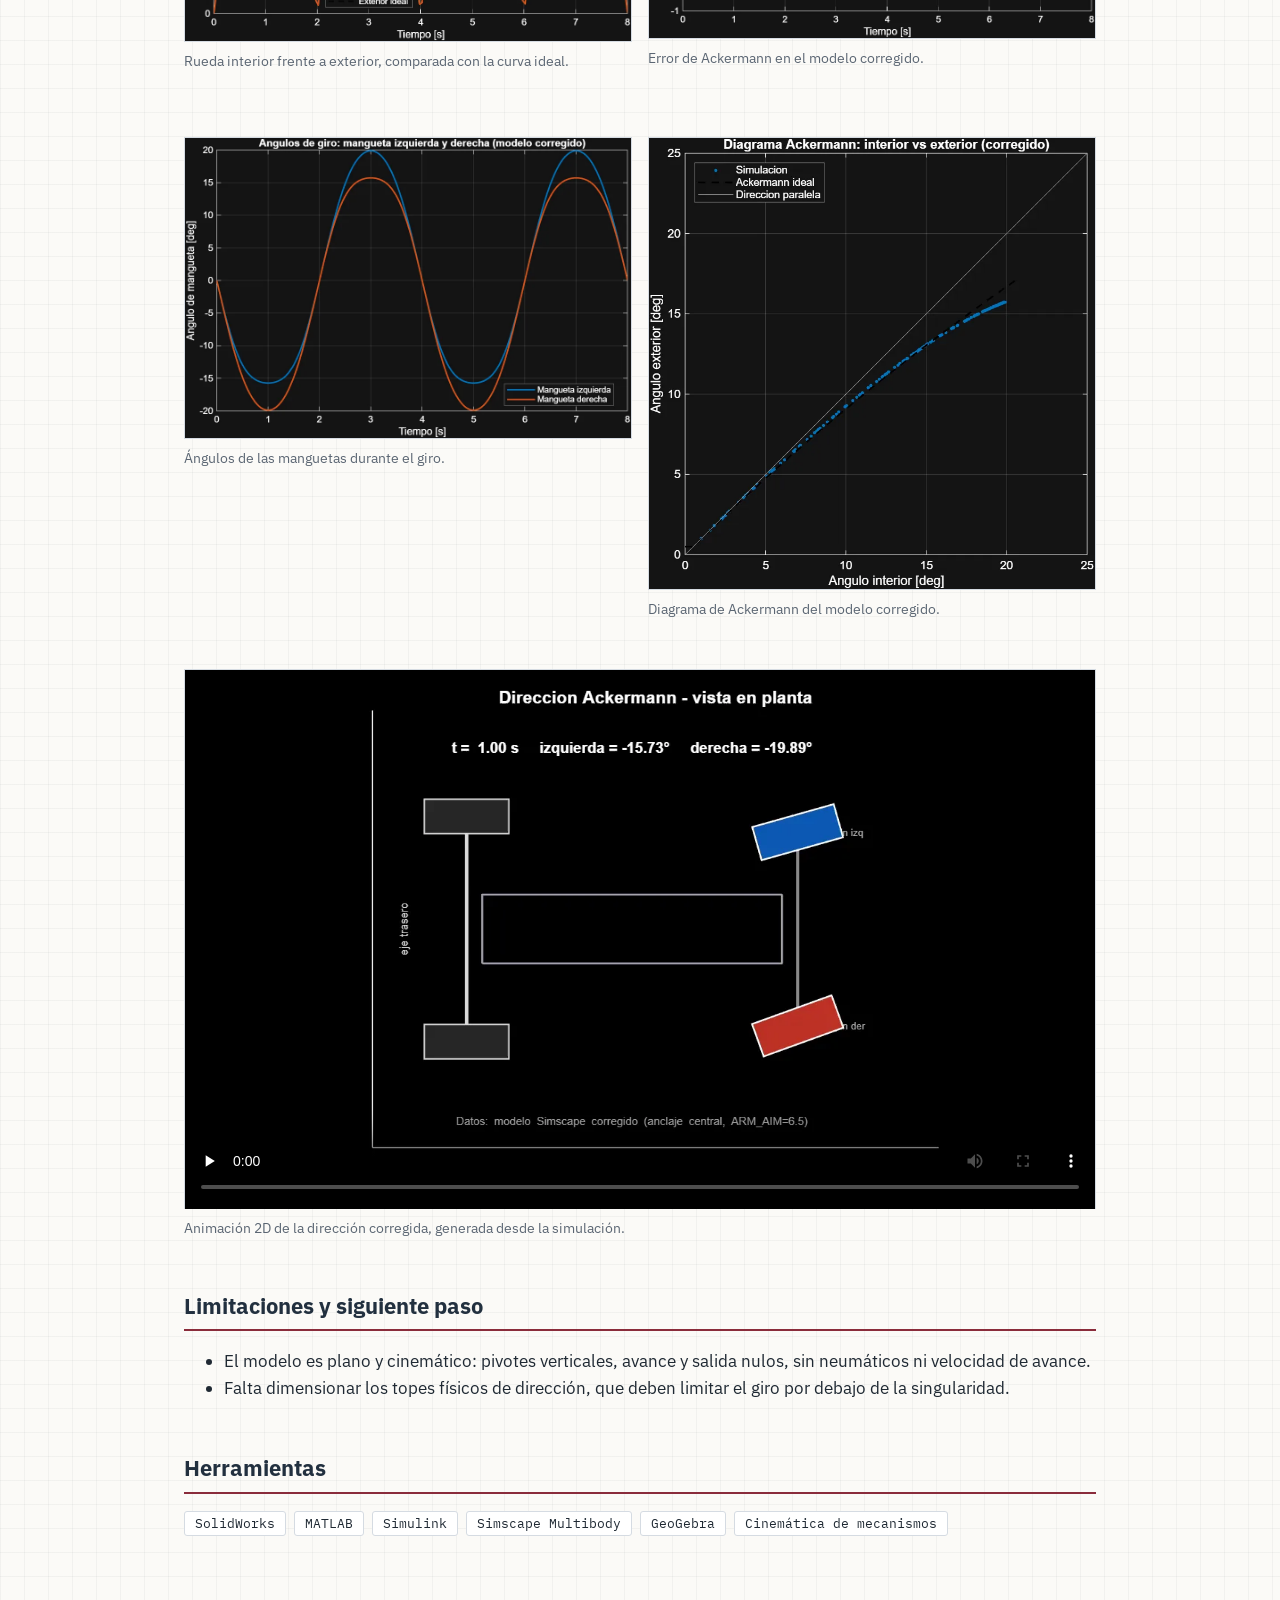
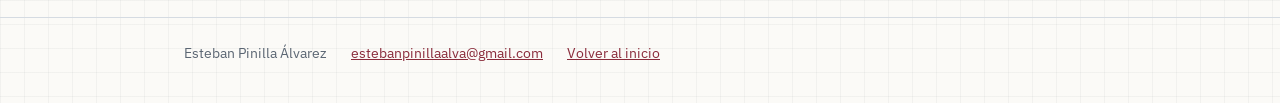
<file: casos/tfg-kart.html>
<!doctype html>
<html lang="es">
<head>
<meta charset="utf-8">
<meta name="viewport" content="width=device-width, initial-scale=1">
<title>TFG: dirección del kart · Esteban Pinilla</title>
<meta name="description" content="Diagnóstico y rediseño del sistema de dirección de un kart con simulación en Simscape Multibody.">
<link rel="alternate" hreflang="es" href="https://estebanpinillaalva-spec.github.io/casos/tfg-kart.html">
<link rel="alternate" hreflang="en" href="https://estebanpinillaalva-spec.github.io/en/cases/tfg-kart.html">
<link rel="stylesheet" href="../assets/css/estilo.css">
</head>
<body>
<!-- fuentes: TFG DOCUMENTACION/TFG COMPLETO.pdf (págs. 49-51, tablas 3 y 4, conclusiones); CONTEXTO-PROYECTO.md §3 §5 §6.bis; brain/10-proyectos/tfg-kart.md §Autoría -->
<header class="sitio"><div class="hoja">
  <a class="marca" href="../index.html">ESTEBAN PINILLA</a>
  <nav><a href="../index.html#casos">Casos</a><a href="../automatizacion.html">Automatización para empresas</a><a href="../index.html#contacto">Contacto</a><a class="idioma" href="../en/cases/tfg-kart.html" hreflang="en" lang="en">EN</a></nav>
</div></header>

<main><div class="hoja">
  <p class="eyebrow">Caso 02 · Trabajo de Fin de Grado</p>
  <h1>La rueda exterior casi no giraba: encontré el punto muerto del mecanismo y rediseñé la dirección</h1>
  <p class="lead">Simulé en Simscape Multibody la dirección de un kart diseñado en SolidWorks, encontré por qué no cumplía la geometría de Ackermann, la corregí y validé el resultado en el CAD.</p>

  <div class="cifras">
    <div class="cifra"><span class="valor">253 % → 127 %</span><span class="etiqueta">Ackermann simulado antes y después del rediseño (100 % = ideal)</span></div>
    <div class="cifra"><span class="valor">112 %</span><span class="etiqueta">Ackermann verificado en CAD (17,81° interior / 14,81° exterior)</span></div>
    <div class="cifra"><span class="valor">±13° → ~24°</span><span class="etiqueta">la singularidad del mecanismo se aleja del rango de uso</span></div>
  </div>

  <dl class="ficha">
    <dt>Proyecto</dt><dd>TFG «Diseño e integración de sistema de dirección y transmisión para un vehículo tipo kart amateur». Grado en Ingeniería Mecánica, Universidad de Vigo. Calificación: 8,5</dd>
    <dt>Fecha</dt><dd>2026</dd>
    <dt>Código</dt><dd><a href="https://github.com/estebanpinillaalva-spec/tfg-kart-direccion">github.com/estebanpinillaalva-spec/tfg-kart-direccion</a>: scripts de MATLAB, modelo, gráficas y memoria completa</dd>
    <dt>Autoría</dt><dd>Diseño CAD del kart en equipo con Martín. <strong>La simulación, el análisis y el rediseño de la dirección son trabajo propio.</strong> Los scripts de MATLAB los desarrollé dirigiendo a un agente de IA.</dd>
  </dl>

  <h2>El problema</h2>
  <p>En una curva, la rueda interior tiene que girar más que la exterior para que las dos describan trayectorias concéntricas sin deslizar. Eso es la geometría de Ackermann. En un kart importa más porque no hay diferencial. El objetivo de diseño era un Ackermann del 100 %: con GeoGebra calculé que el brazo de la mangueta debía formar 107,62° con el eje del pivote.</p>
  <p>Al simular el ensamblaje en Simscape, la primera versión no se comportaba así: la rueda exterior apenas giraba, el Ackermann superaba el 250 %, los dos lados respondían distinto y el mecanismo llegaba a una singularidad a ±13°.</p>

  <h2>Qué hice</h2>
  <ol>
    <li><strong>De SolidWorks a Simscape.</strong> Exporté el ensamblaje y lo importé con <code>smimport</code> como modelo multicuerpo.</li>
    <li><strong>Diagnóstico.</strong> Las manguetas estaban bien diseñadas y comprobadas, así que busqué la causa en otra parte: la placa de dirección. Con el anclaje lateral y alejado de las bieletas, el cuadrilátero articulado del lado exterior trabajaba cerca del punto muerto y la rueda exterior casi no recibía giro.</li>
    <li><strong>Rediseño.</strong> Acerqué al eje de la columna el anclaje de las dos bieletas, con un anclaje central único. Así el mecanismo vuelve a ser simétrico.</li>
    <li><strong>Modelo paramétrico construido por código.</strong> Con un agente de IA desarrollé scripts de MATLAB que generan el modelo corregido con la geometría real (vía de 619,15 mm, batalla de 1.056,57 mm, bieleta de 305 mm y brazo de 120 mm), lo simulan, calibran el brazo y generan las gráficas y la animación.</li>
    <li><strong>Validación en el CAD.</strong> Articulé la dirección en SolidWorks y medí los ángulos reales para contrastarlos con la simulación.</li>
  </ol>

  <h2>Lo que se torció y cómo lo resolví</h2>
  <ul>
    <li>Los primeros resultados daban un Ackermann de más del doble del ideal. En lugar de justificarlos, analicé el modelo CAD hasta encontrar que el error venía de la placa de dirección.</li>
    <li>La simulación del modelo corregido daba un Ackermann del 127 %, un ligero exceso que atribuí a pequeños errores de medida. Lo contrasté con el CAD articulado, que dio un <strong>112 %</strong> (17,81° / 14,81°).</li>
  </ul>

  <h2 id="resultado">Resultado</h2>
  <div class="tabla-scroll"><table>
    <thead><tr><th>Indicador</th><th class="num">Anclaje lateral (antes)</th><th class="num">Anclaje central (después)</th></tr></thead>
    <tbody>
      <tr><td>% Ackermann simulado (giro a derecha / izquierda)</td><td class="num">≈253 % / ≈238 %</td><td class="num">≈127 % / ≈127 %</td></tr>
      <tr><td>Error respecto a la rueda exterior ideal</td><td class="num">−2,95° / −1,27°</td><td class="num">−0,89° / −0,89°</td></tr>
      <tr><td>Singularidad del mecanismo</td><td class="num">±13°</td><td class="num">~24°</td></tr>
      <tr><td>Simetría entre giro a izquierda y a derecha</td><td class="num">asimétrico</td><td class="num">simétrico</td></tr>
      <tr><td>Ackermann verificado en CAD</td><td class="num">—</td><td class="num">112 %</td></tr>
    </tbody>
  </table></div>

  <figure class="figura">
    <img src="../assets/img/tfg/comparativa.webp" alt="Comparativa entre la placa defectuosa y la corregida: porcentaje de Ackermann y límite de giro">
    <figcaption>Porcentaje de Ackermann y límite de giro con la placa defectuosa (anclaje lateral) y la corregida (anclaje central). Elaboración propia.</figcaption>
  </figure>
  <div class="galeria">
    <figure class="figura"><img src="../assets/img/tfg/interior-exterior.webp" alt="Ángulo de la rueda interior frente a la exterior comparado con la curva ideal de Ackermann"><figcaption>Rueda interior frente a exterior, comparada con la curva ideal.</figcaption></figure>
    <figure class="figura"><img src="../assets/img/tfg/error.webp" alt="Error de Ackermann a lo largo del recorrido de la dirección en el modelo corregido"><figcaption>Error de Ackermann en el modelo corregido.</figcaption></figure>
    <figure class="figura"><img src="../assets/img/tfg/angulos.webp" alt="Ángulos de ambas manguetas durante el giro de la dirección"><figcaption>Ángulos de las manguetas durante el giro.</figcaption></figure>
    <figure class="figura"><img src="../assets/img/tfg/diagrama.webp" alt="Diagrama de Ackermann: ángulo interior frente a exterior, con la curva ideal y la dirección paralela"><figcaption>Diagrama de Ackermann del modelo corregido.</figcaption></figure>
  </div>
  <figure class="figura">
    <video controls preload="none" poster="../assets/img/tfg/animacion-poster.webp" src="../assets/video/tfg/animacion-direccion.mp4"></video>
    <figcaption>Animación 2D de la dirección corregida, generada desde la simulación.</figcaption>
  </figure>

  <h2>Limitaciones y siguiente paso</h2>
  <ul>
    <li>El modelo es plano y cinemático: pivotes verticales, avance y salida nulos, sin neumáticos ni velocidad de avance.</li>
    <li>Falta dimensionar los topes físicos de dirección, que deben limitar el giro por debajo de la singularidad.</li>
  </ul>

  <h2>Herramientas</h2>
  <ul class="chips"><li>SolidWorks</li><li>MATLAB</li><li>Simulink</li><li>Simscape Multibody</li><li>GeoGebra</li><li>Cinemática de mecanismos</li></ul>
</div></main>

<footer class="sitio"><div class="hoja">
  <span>Esteban Pinilla Álvarez</span><a href="mailto:estebanpinillaalva@gmail.com">estebanpinillaalva@gmail.com</a><a href="../index.html">Volver al inicio</a>
</div></footer>
</body>
</html>
</file>
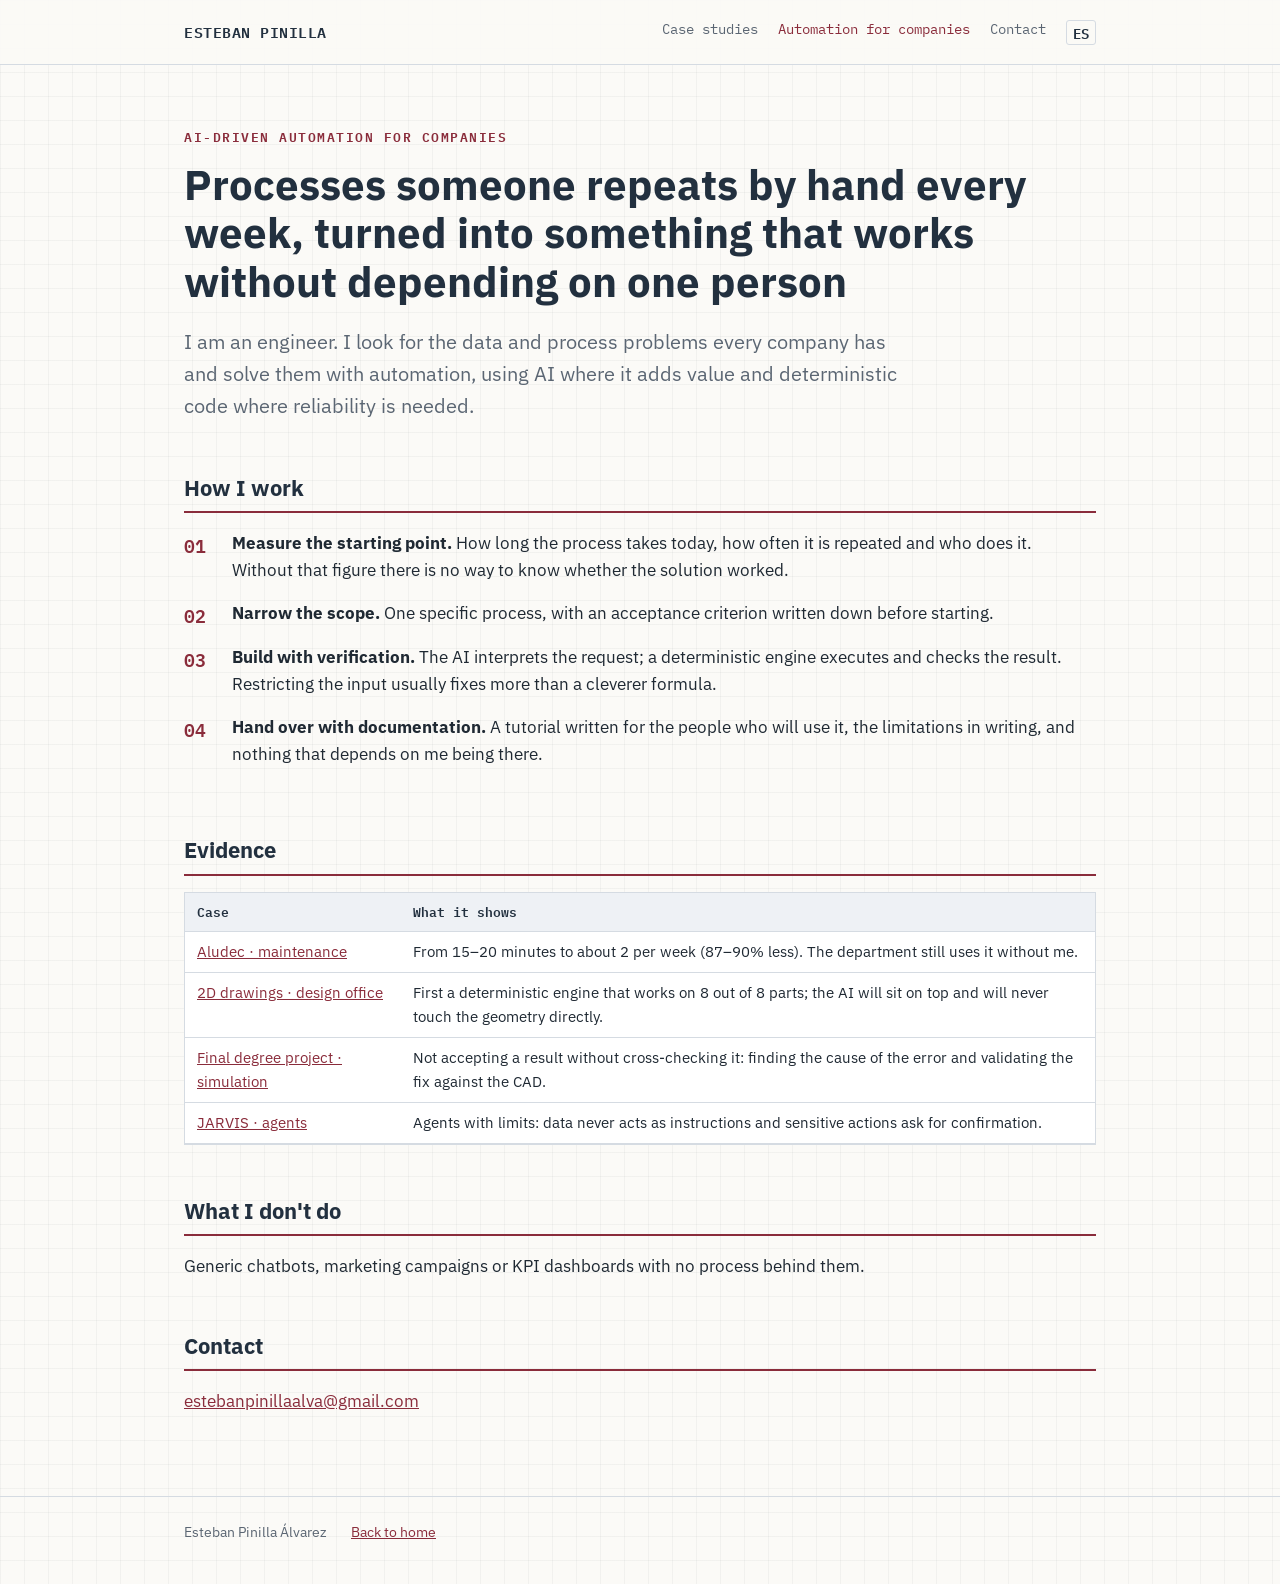
<file: en/automation.html>
<!doctype html>
<html lang="en">
<head>
<meta charset="utf-8">
<meta name="viewport" content="width=device-width, initial-scale=1">
<title>Automation for companies · Esteban Pinilla</title>
<meta name="description" content="How Esteban Pinilla approaches the AI-driven automation of repetitive business processes.">
<link rel="alternate" hreflang="es" href="https://estebanpinillaalva-spec.github.io/automatizacion.html">
<link rel="alternate" hreflang="en" href="https://estebanpinillaalva-spec.github.io/en/automation.html">
<link rel="stylesheet" href="../assets/css/estilo.css">
</head>
<body>
<!-- sources: English version of ../automatizacion.html -->
<header class="sitio"><div class="hoja">
  <a class="marca" href="index.html">ESTEBAN PINILLA</a>
  <nav><a href="index.html#cases">Case studies</a><a href="automation.html" aria-current="page">Automation for companies</a><a href="index.html#contact">Contact</a><a class="idioma" href="../automatizacion.html" hreflang="es" lang="es">ES</a></nav>
</div></header>

<main><div class="hoja">
  <p class="eyebrow">AI-driven automation for companies</p>
  <h1>Processes someone repeats by hand every week, turned into something that works without depending on one person</h1>
  <p class="lead">I am an engineer. I look for the data and process problems every company has and solve them with automation, using AI where it adds value and deterministic code where reliability is needed.</p>

  <h2>How I work</h2>
  <ol class="pasos">
    <li><strong>Measure the starting point.</strong> How long the process takes today, how often it is repeated and who does it. Without that figure there is no way to know whether the solution worked.</li>
    <li><strong>Narrow the scope.</strong> One specific process, with an acceptance criterion written down before starting.</li>
    <li><strong>Build with verification.</strong> The AI interprets the request; a deterministic engine executes and checks the result. Restricting the input usually fixes more than a cleverer formula.</li>
    <li><strong>Hand over with documentation.</strong> A tutorial written for the people who will use it, the limitations in writing, and nothing that depends on me being there.</li>
  </ol>

  <h2>Evidence</h2>
  <div class="tabla-scroll estrecha"><table>
    <thead><tr><th>Case</th><th>What it shows</th></tr></thead>
    <tbody>
      <tr><td><a href="cases/aludec-kpis.html#result">Aludec · maintenance</a></td><td>From 15–20 minutes to about 2 per week (87–90% less). The department still uses it without me.</td></tr>
      <tr><td><a href="cases/planos-2d.html#result">2D drawings · design office</a></td><td>First a deterministic engine that works on 8 out of 8 parts; the AI will sit on top and will never touch the geometry directly.</td></tr>
      <tr><td><a href="cases/tfg-kart.html#result">Final degree project · simulation</a></td><td>Not accepting a result without cross-checking it: finding the cause of the error and validating the fix against the CAD.</td></tr>
      <tr><td><a href="cases/jarvis.html#result">JARVIS · agents</a></td><td>Agents with limits: data never acts as instructions and sensitive actions ask for confirmation.</td></tr>
    </tbody>
  </table></div>

  <h2>What I don't do</h2>
  <p>Generic chatbots, marketing campaigns or KPI dashboards with no process behind them.</p>

  <h2>Contact</h2>
  <p><a href="mailto:estebanpinillaalva@gmail.com">estebanpinillaalva@gmail.com</a></p>
</div></main>

<footer class="sitio"><div class="hoja">
  <span>Esteban Pinilla Álvarez</span><a href="index.html">Back to home</a>
</div></footer>
</body>
</html>
</file>
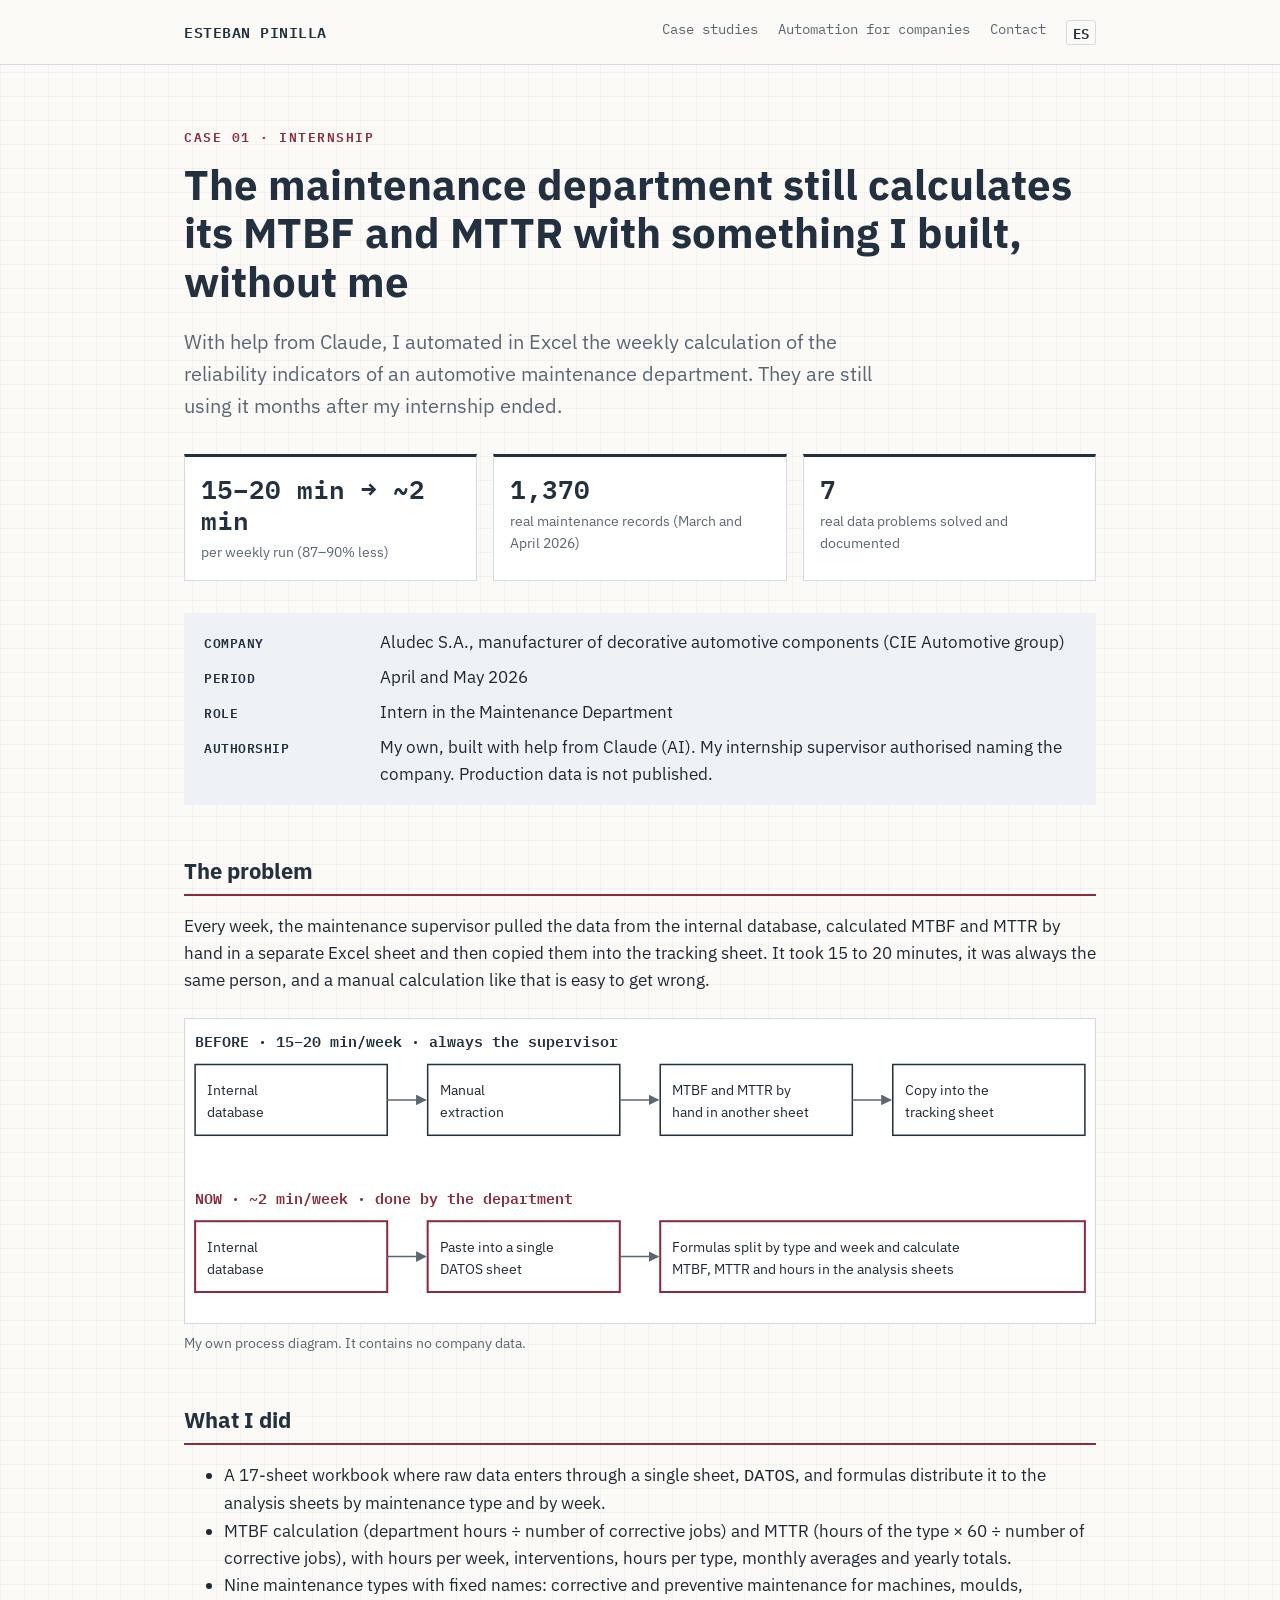
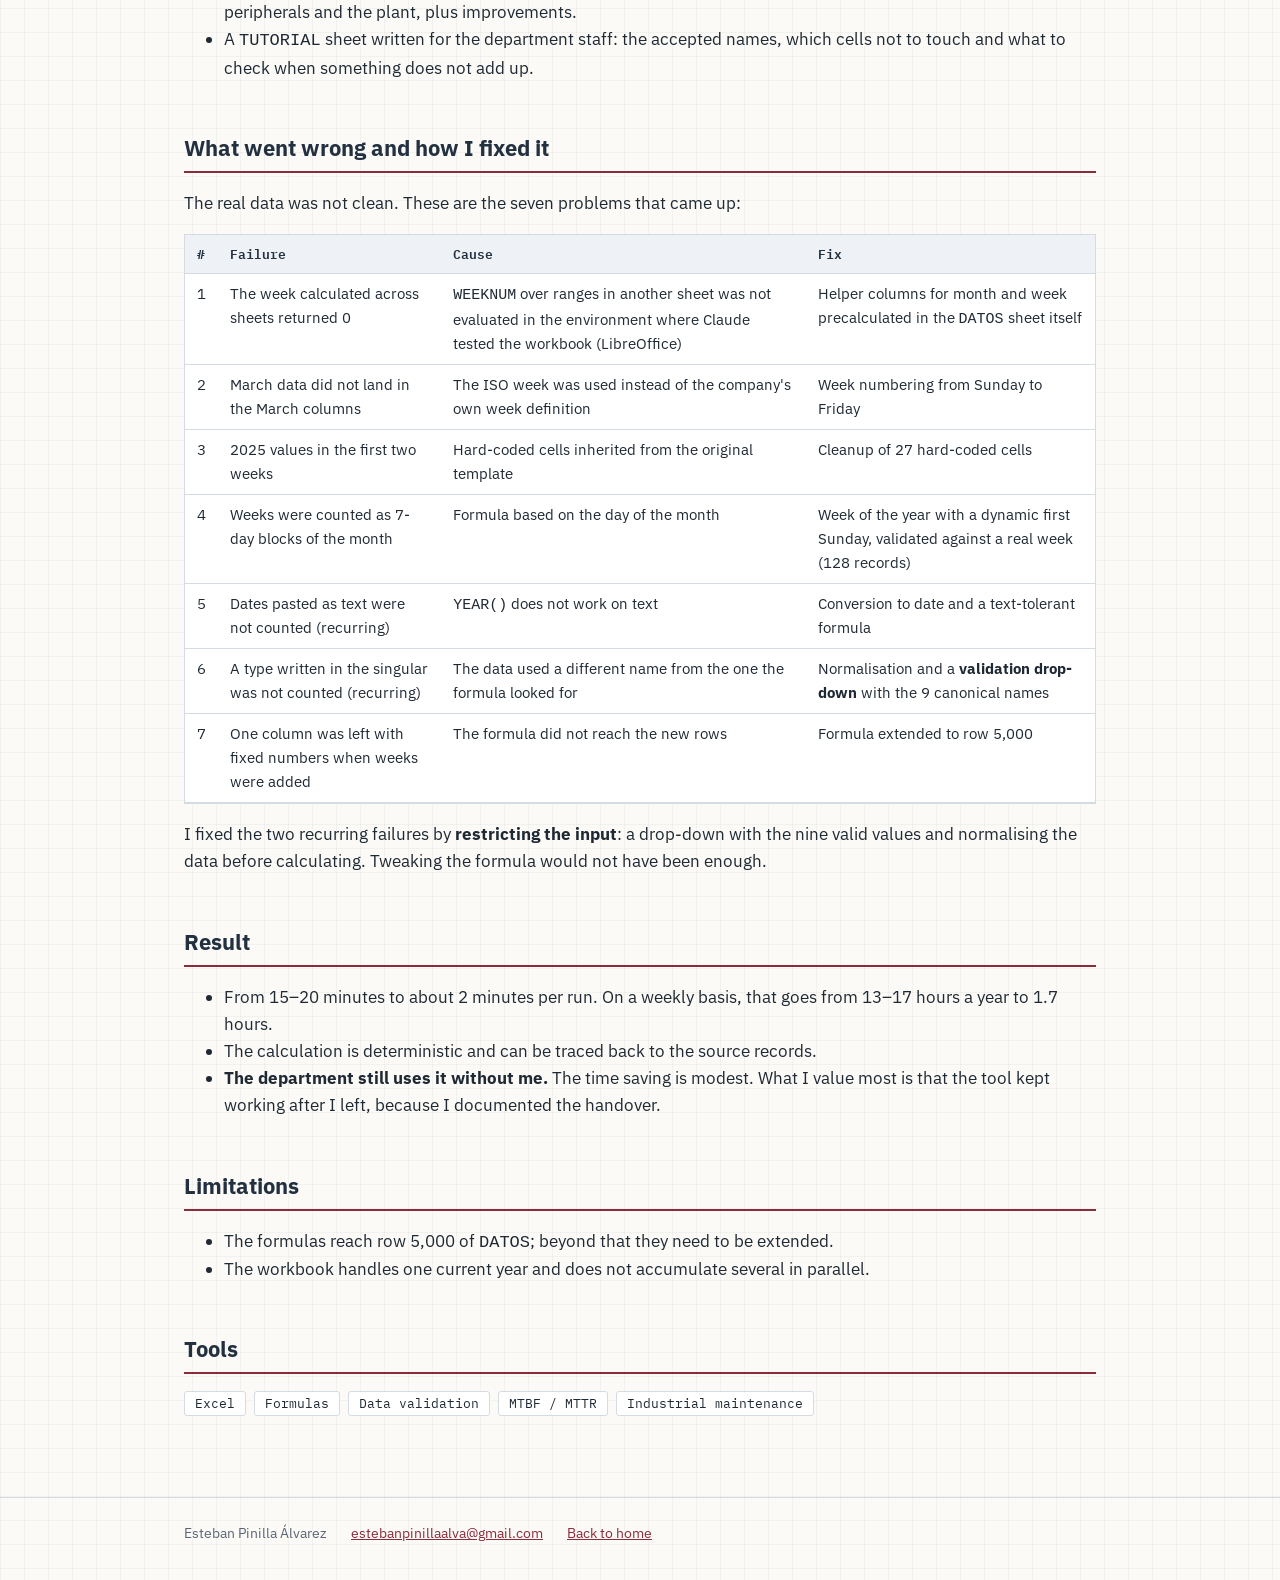
<file: en/cases/aludec-kpis.html>
<!doctype html>
<html lang="en">
<head>
<meta charset="utf-8">
<meta name="viewport" content="width=device-width, initial-scale=1">
<title>Aludec: maintenance KPIs · Esteban Pinilla</title>
<meta name="description" content="Automation of the weekly MTBF and MTTR calculation in Aludec's maintenance department.">
<link rel="alternate" hreflang="es" href="https://estebanpinillaalva-spec.github.io/casos/aludec-kpis.html">
<link rel="alternate" hreflang="en" href="https://estebanpinillaalva-spec.github.io/en/cases/aludec-kpis.html">
<link rel="stylesheet" href="../../assets/css/estilo.css">
</head>
<body>
<!-- sources: English version of ../../casos/aludec-kpis.html -->
<header class="sitio"><div class="hoja">
  <a class="marca" href="../index.html">ESTEBAN PINILLA</a>
  <nav><a href="../index.html#cases">Case studies</a><a href="../automation.html">Automation for companies</a><a href="../index.html#contact">Contact</a><a class="idioma" href="../../casos/aludec-kpis.html" hreflang="es" lang="es">ES</a></nav>
</div></header>

<main><div class="hoja">
  <p class="eyebrow">Case 01 · Internship</p>
  <h1>The maintenance department still calculates its MTBF and MTTR with something I built, without me</h1>
  <p class="lead">With help from Claude, I automated in Excel the weekly calculation of the reliability indicators of an automotive maintenance department. They are still using it months after my internship ended.</p>

  <div class="cifras">
    <div class="cifra"><span class="valor">15–20 min → ~2 min</span><span class="etiqueta">per weekly run (87–90% less)</span></div>
    <div class="cifra"><span class="valor">1,370</span><span class="etiqueta">real maintenance records (March and April 2026)</span></div>
    <div class="cifra"><span class="valor">7</span><span class="etiqueta">real data problems solved and documented</span></div>
  </div>

  <dl class="ficha">
    <dt>Company</dt><dd>Aludec S.A., manufacturer of decorative automotive components (CIE Automotive group)</dd>
    <dt>Period</dt><dd>April and May 2026</dd>
    <dt>Role</dt><dd>Intern in the Maintenance Department</dd>
    <dt>Authorship</dt><dd>My own, built with help from Claude (AI). My internship supervisor authorised naming the company. Production data is not published.</dd>
  </dl>

  <h2>The problem</h2>
  <p>Every week, the maintenance supervisor pulled the data from the internal database, calculated MTBF and MTTR by hand in a separate Excel sheet and then copied them into the tracking sheet. It took 15 to 20 minutes, it was always the same person, and a manual calculation like that is easy to get wrong.</p>

  <figure class="figura diagrama">
    <svg viewBox="0 0 900 300" role="img" aria-labelledby="diag-t">
      <title id="diag-t">Process before and after the automation</title>
      <style>
        .c{fill:#fff;stroke:#22303f;stroke-width:1.5}.ca{fill:#fff;stroke:#8a2c3b;stroke-width:2}
        .t{font:600 15px "IBM Plex Mono",Consolas,monospace;fill:#22303f}
        .s{font:400 14px "IBM Plex Sans","Segoe UI",Arial,sans-serif;fill:#1f2933}
        .f{stroke:#5b6673;stroke-width:1.5;marker-end:url(#fl)}
      </style>
      <defs><marker id="fl" viewBox="0 0 10 10" refX="9" refY="5" markerWidth="7" markerHeight="7" orient="auto"><path d="M0 0L10 5L0 10z" fill="#5b6673"/></marker></defs>
      <text class="t" x="10" y="28">BEFORE · 15–20 min/week · always the supervisor</text>
      <rect class="c" x="10" y="45" width="190" height="70"/><text class="s" x="22" y="75">Internal</text><text class="s" x="22" y="97">database</text>
      <rect class="c" x="240" y="45" width="190" height="70"/><text class="s" x="252" y="75">Manual</text><text class="s" x="252" y="97">extraction</text>
      <rect class="c" x="470" y="45" width="190" height="70"/><text class="s" x="482" y="75">MTBF and MTTR by</text><text class="s" x="482" y="97">hand in another sheet</text>
      <rect class="c" x="700" y="45" width="190" height="70"/><text class="s" x="712" y="75">Copy into the</text><text class="s" x="712" y="97">tracking sheet</text>
      <line class="f" x1="200" y1="80" x2="238" y2="80"/><line class="f" x1="430" y1="80" x2="468" y2="80"/><line class="f" x1="660" y1="80" x2="698" y2="80"/>
      <text class="t" x="10" y="183" style="fill:#8a2c3b">NOW · ~2 min/week · done by the department</text>
      <rect class="ca" x="10" y="200" width="190" height="70"/><text class="s" x="22" y="230">Internal</text><text class="s" x="22" y="252">database</text>
      <rect class="ca" x="240" y="200" width="190" height="70"/><text class="s" x="252" y="230">Paste into a single</text><text class="s" x="252" y="252">DATOS sheet</text>
      <rect class="ca" x="470" y="200" width="420" height="70"/><text class="s" x="482" y="230">Formulas split by type and week and calculate</text><text class="s" x="482" y="252">MTBF, MTTR and hours in the analysis sheets</text>
      <line class="f" x1="200" y1="235" x2="238" y2="235"/><line class="f" x1="430" y1="235" x2="468" y2="235"/>
    </svg>
    <figcaption>My own process diagram. It contains no company data.</figcaption>
  </figure>

  <h2>What I did</h2>
  <ul>
    <li>A 17-sheet workbook where raw data enters through a single sheet, <code>DATOS</code>, and formulas distribute it to the analysis sheets by maintenance type and by week.</li>
    <li>MTBF calculation (department hours ÷ number of corrective jobs) and MTTR (hours of the type × 60 ÷ number of corrective jobs), with hours per week, interventions, hours per type, monthly averages and yearly totals.</li>
    <li>Nine maintenance types with fixed names: corrective and preventive maintenance for machines, moulds, peripherals and the plant, plus improvements.</li>
    <li>A <code>TUTORIAL</code> sheet written for the department staff: the accepted names, which cells not to touch and what to check when something does not add up.</li>
  </ul>

  <h2>What went wrong and how I fixed it</h2>
  <p>The real data was not clean. These are the seven problems that came up:</p>
  <div class="tabla-scroll"><table>
    <thead><tr><th>#</th><th>Failure</th><th>Cause</th><th>Fix</th></tr></thead>
    <tbody>
      <tr><td class="num">1</td><td>The week calculated across sheets returned 0</td><td><code>WEEKNUM</code> over ranges in another sheet was not evaluated in the environment where Claude tested the workbook (LibreOffice)</td><td>Helper columns for month and week precalculated in the <code>DATOS</code> sheet itself</td></tr>
      <tr><td class="num">2</td><td>March data did not land in the March columns</td><td>The ISO week was used instead of the company's own week definition</td><td>Week numbering from Sunday to Friday</td></tr>
      <tr><td class="num">3</td><td>2025 values in the first two weeks</td><td>Hard-coded cells inherited from the original template</td><td>Cleanup of 27 hard-coded cells</td></tr>
      <tr><td class="num">4</td><td>Weeks were counted as 7-day blocks of the month</td><td>Formula based on the day of the month</td><td>Week of the year with a dynamic first Sunday, validated against a real week (128 records)</td></tr>
      <tr><td class="num">5</td><td>Dates pasted as text were not counted (recurring)</td><td><code>YEAR()</code> does not work on text</td><td>Conversion to date and a text-tolerant formula</td></tr>
      <tr><td class="num">6</td><td>A type written in the singular was not counted (recurring)</td><td>The data used a different name from the one the formula looked for</td><td>Normalisation and a <strong>validation drop-down</strong> with the 9 canonical names</td></tr>
      <tr><td class="num">7</td><td>One column was left with fixed numbers when weeks were added</td><td>The formula did not reach the new rows</td><td>Formula extended to row 5,000</td></tr>
    </tbody>
  </table></div>
  <p>I fixed the two recurring failures by <strong>restricting the input</strong>: a drop-down with the nine valid values and normalising the data before calculating. Tweaking the formula would not have been enough.</p>

  <h2 id="result">Result</h2>
  <ul>
    <li>From 15–20 minutes to about 2 minutes per run. On a weekly basis, that goes from 13–17 hours a year to 1.7 hours.</li>
    <li>The calculation is deterministic and can be traced back to the source records.</li>
    <li><strong>The department still uses it without me.</strong> The time saving is modest. What I value most is that the tool kept working after I left, because I documented the handover.</li>
  </ul>

  <h2>Limitations</h2>
  <ul>
    <li>The formulas reach row 5,000 of <code>DATOS</code>; beyond that they need to be extended.</li>
    <li>The workbook handles one current year and does not accumulate several in parallel.</li>
  </ul>

  <h2>Tools</h2>
  <ul class="chips"><li>Excel</li><li>Formulas</li><li>Data validation</li><li>MTBF / MTTR</li><li>Industrial maintenance</li></ul>
</div></main>

<footer class="sitio"><div class="hoja">
  <span>Esteban Pinilla Álvarez</span><a href="mailto:estebanpinillaalva@gmail.com">estebanpinillaalva@gmail.com</a><a href="../index.html">Back to home</a>
</div></footer>
</body>
</html>
</file>
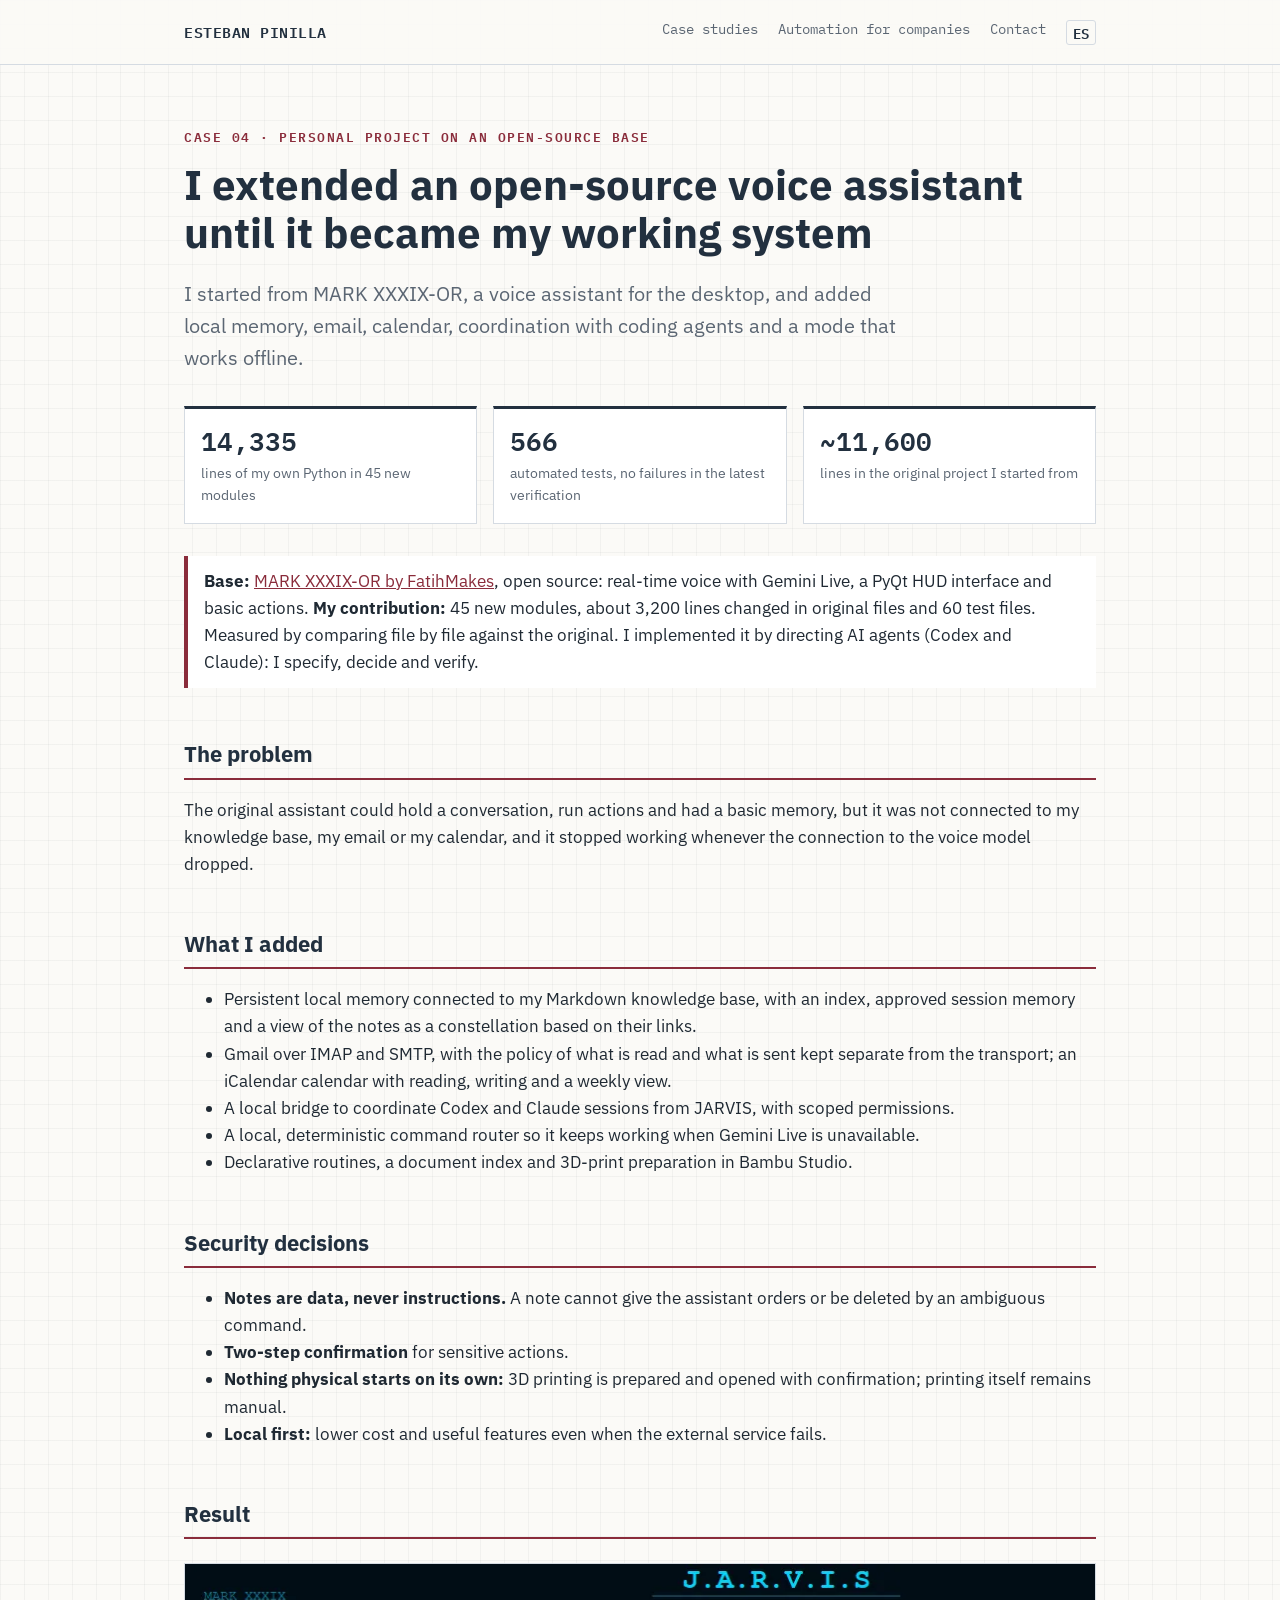
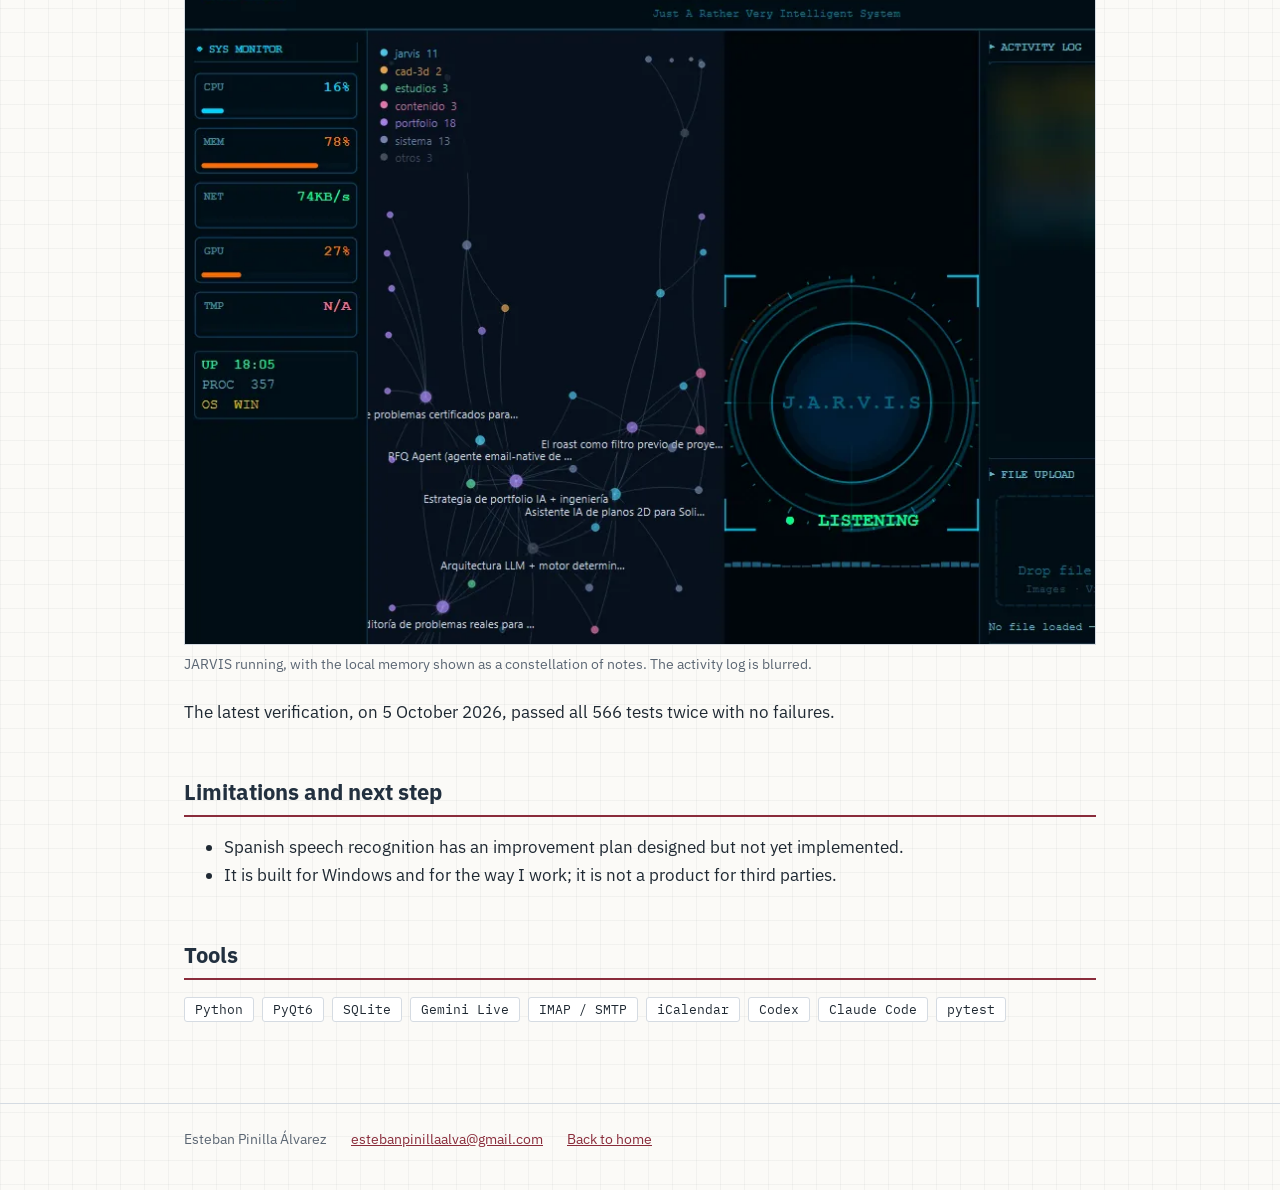
<file: en/cases/jarvis.html>
<!doctype html>
<html lang="en">
<head>
<meta charset="utf-8">
<meta name="viewport" content="width=device-width, initial-scale=1">
<title>JARVIS: an extended voice assistant · Esteban Pinilla</title>
<meta name="description" content="Extension of an open-source voice assistant with local memory, agent coordination and actions that require confirmation.">
<link rel="alternate" hreflang="es" href="https://estebanpinillaalva-spec.github.io/casos/jarvis.html">
<link rel="alternate" hreflang="en" href="https://estebanpinillaalva-spec.github.io/en/cases/jarvis.html">
<link rel="stylesheet" href="../../assets/css/estilo.css">
</head>
<body>
<!-- sources: English version of ../../casos/jarvis.html -->
<header class="sitio"><div class="hoja">
  <a class="marca" href="../index.html">ESTEBAN PINILLA</a>
  <nav><a href="../index.html#cases">Case studies</a><a href="../automation.html">Automation for companies</a><a href="../index.html#contact">Contact</a><a class="idioma" href="../../casos/jarvis.html" hreflang="es" lang="es">ES</a></nav>
</div></header>

<main><div class="hoja">
  <p class="eyebrow">Case 04 · Personal project on an open-source base</p>
  <h1>I extended an open-source voice assistant until it became my working system</h1>
  <p class="lead">I started from MARK XXXIX-OR, a voice assistant for the desktop, and added local memory, email, calendar, coordination with coding agents and a mode that works offline.</p>

  <div class="cifras">
    <div class="cifra"><span class="valor">14,335</span><span class="etiqueta">lines of my own Python in 45 new modules</span></div>
    <div class="cifra"><span class="valor">566</span><span class="etiqueta">automated tests, no failures in the latest verification</span></div>
    <div class="cifra"><span class="valor">~11,600</span><span class="etiqueta">lines in the original project I started from</span></div>
  </div>

  <div class="autoria">
    <strong>Base:</strong> <a href="https://github.com/FatihMakes/Mark-XXXIX-OR">MARK XXXIX-OR by FatihMakes</a>, open source: real-time voice with Gemini Live, a PyQt HUD interface and basic actions.
    <strong>My contribution:</strong> 45 new modules, about 3,200 lines changed in original files and 60 test files. Measured by comparing file by file against the original. I implemented it by directing AI agents (Codex and Claude): I specify, decide and verify.
  </div>

  <h2>The problem</h2>
  <p>The original assistant could hold a conversation, run actions and had a basic memory, but it was not connected to my knowledge base, my email or my calendar, and it stopped working whenever the connection to the voice model dropped.</p>

  <h2>What I added</h2>
  <ul>
    <li>Persistent local memory connected to my Markdown knowledge base, with an index, approved session memory and a view of the notes as a constellation based on their links.</li>
    <li>Gmail over IMAP and SMTP, with the policy of what is read and what is sent kept separate from the transport; an iCalendar calendar with reading, writing and a weekly view.</li>
    <li>A local bridge to coordinate Codex and Claude sessions from JARVIS, with scoped permissions.</li>
    <li>A local, deterministic command router so it keeps working when Gemini Live is unavailable.</li>
    <li>Declarative routines, a document index and 3D-print preparation in Bambu Studio.</li>
  </ul>

  <h2>Security decisions</h2>
  <ul>
    <li><strong>Notes are data, never instructions.</strong> A note cannot give the assistant orders or be deleted by an ambiguous command.</li>
    <li><strong>Two-step confirmation</strong> for sensitive actions.</li>
    <li><strong>Nothing physical starts on its own:</strong> 3D printing is prepared and opened with confirmation; printing itself remains manual.</li>
    <li><strong>Local first:</strong> lower cost and useful features even when the external service fails.</li>
  </ul>

  <h2 id="result">Result</h2>
  <figure class="figura"><img src="../../assets/img/jarvis/constelacion.webp" alt="JARVIS window with the knowledge base shown as a constellation of linked notes"><figcaption>JARVIS running, with the local memory shown as a constellation of notes. The activity log is blurred.</figcaption></figure>
  <p>The latest verification, on 5 October 2026, passed all 566 tests twice with no failures.</p>

  <h2>Limitations and next step</h2>
  <ul>
    <li>Spanish speech recognition has an improvement plan designed but not yet implemented.</li>
    <li>It is built for Windows and for the way I work; it is not a product for third parties.</li>
  </ul>

  <h2>Tools</h2>
  <ul class="chips"><li>Python</li><li>PyQt6</li><li>SQLite</li><li>Gemini Live</li><li>IMAP / SMTP</li><li>iCalendar</li><li>Codex</li><li>Claude Code</li><li>pytest</li></ul>
</div></main>

<footer class="sitio"><div class="hoja">
  <span>Esteban Pinilla Álvarez</span><a href="mailto:estebanpinillaalva@gmail.com">estebanpinillaalva@gmail.com</a><a href="../index.html">Back to home</a>
</div></footer>
</body>
</html>
</file>
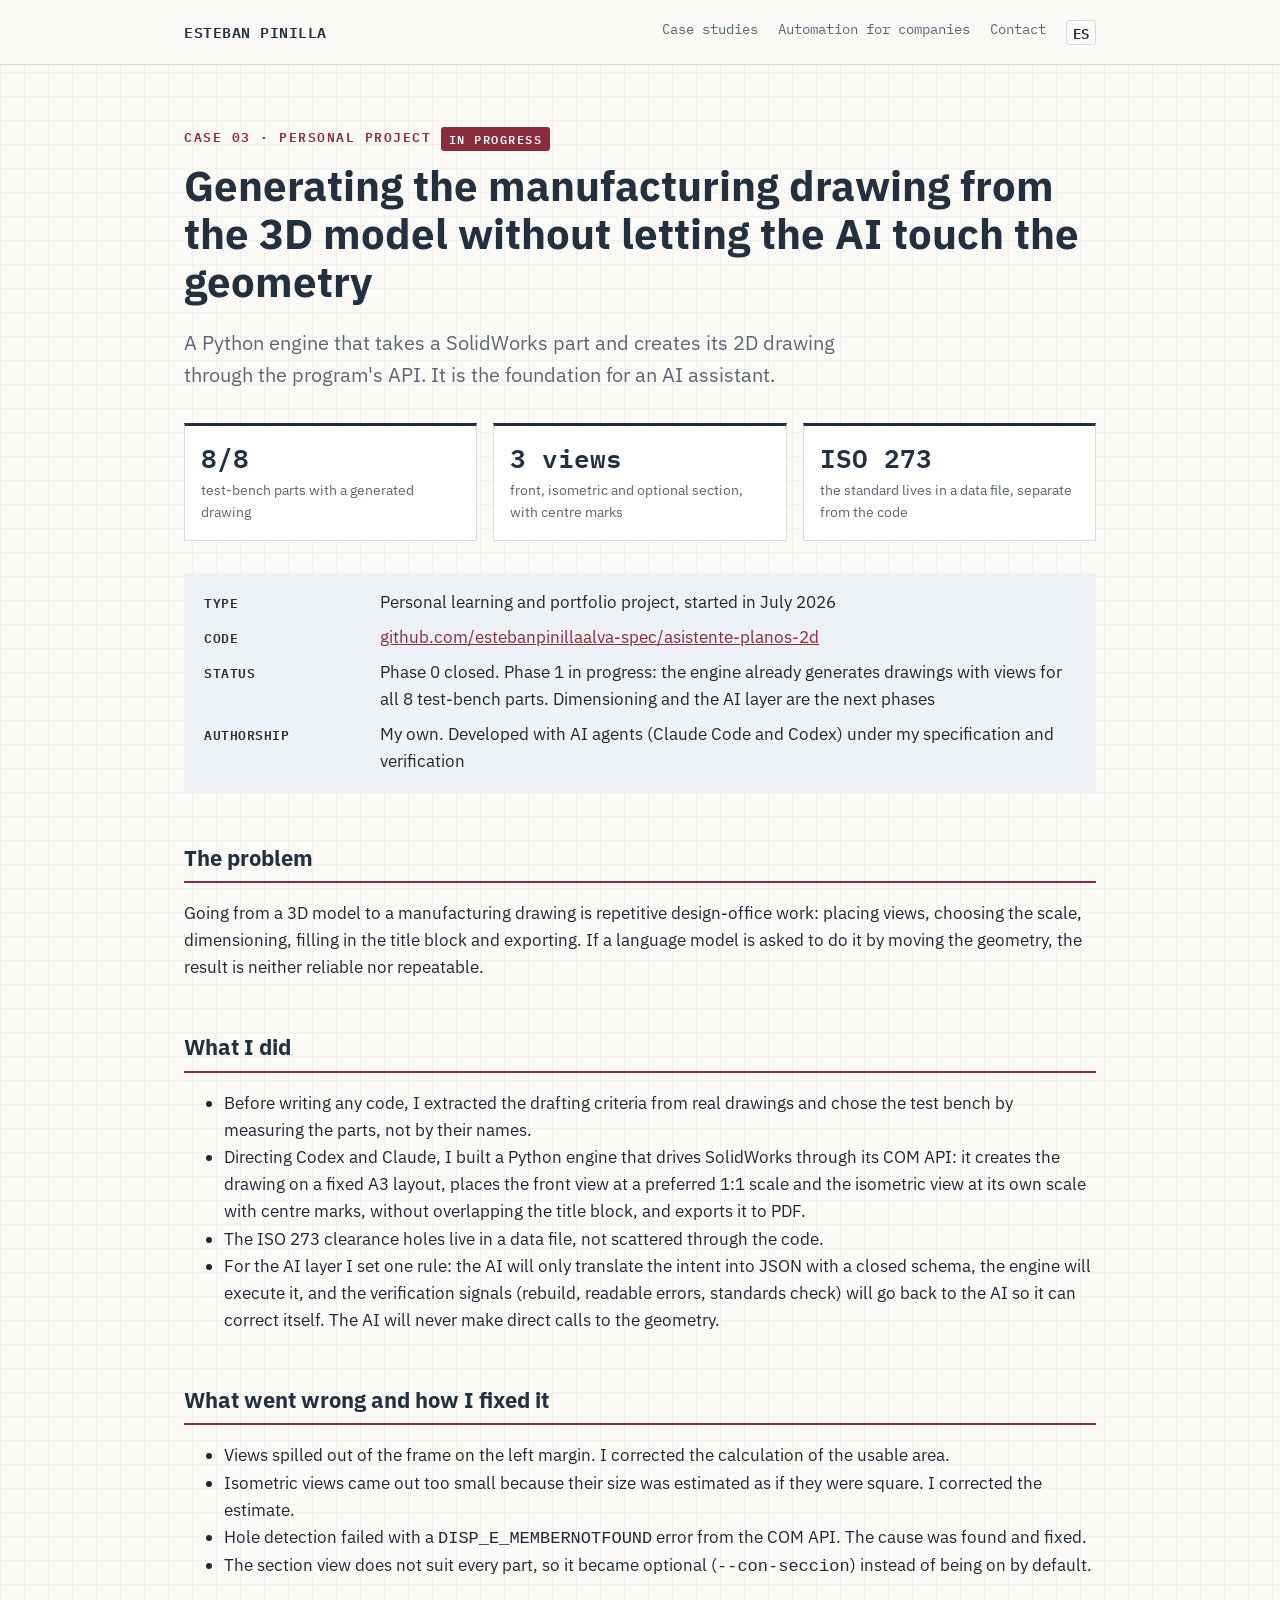
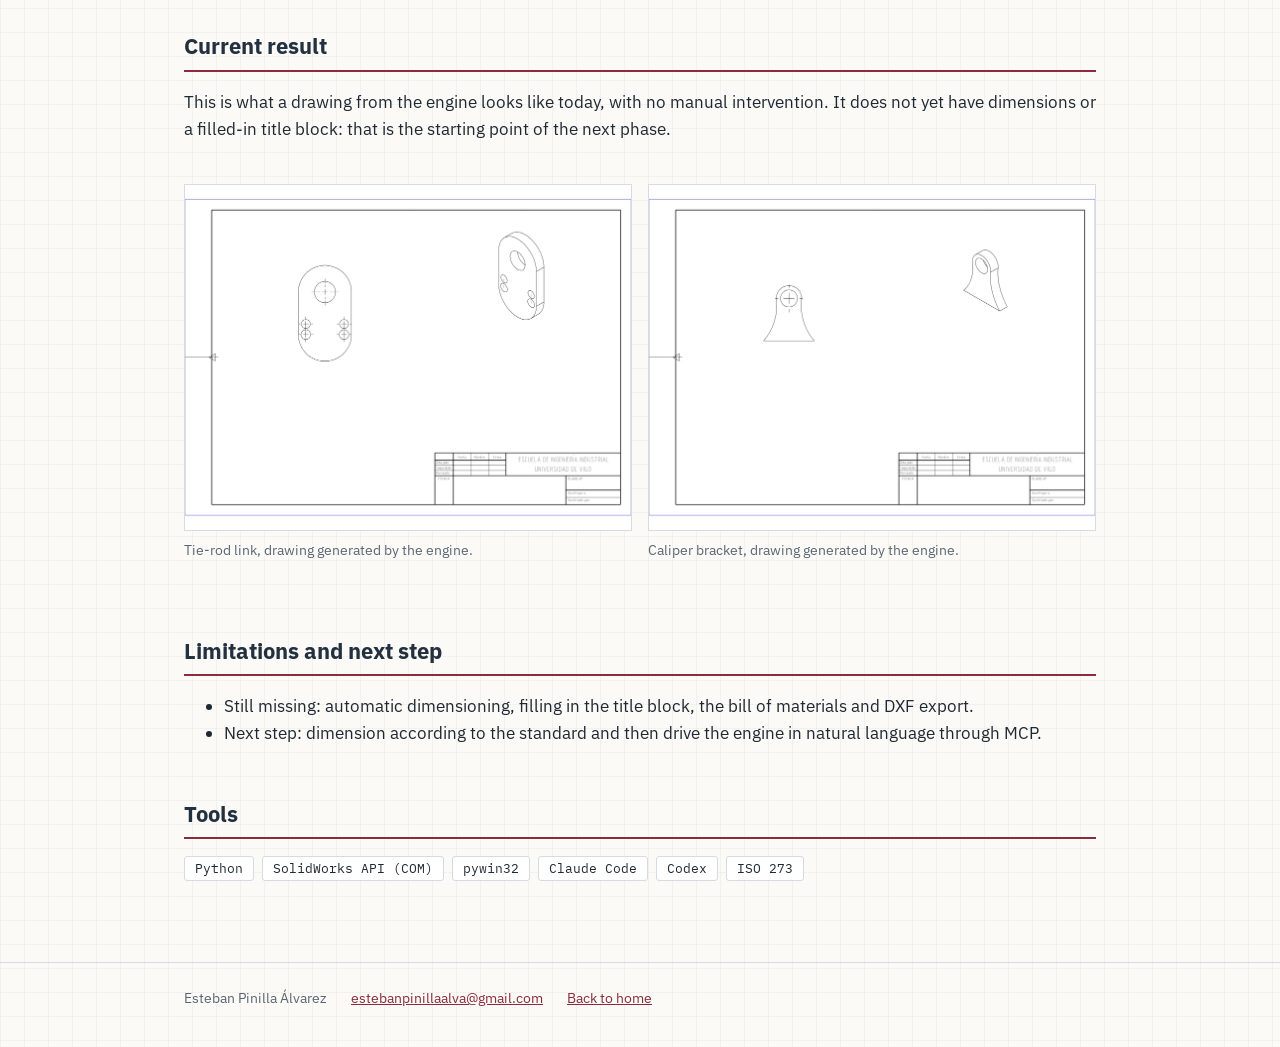
<file: en/cases/planos-2d.html>
<!doctype html>
<html lang="en">
<head>
<meta charset="utf-8">
<meta name="viewport" content="width=device-width, initial-scale=1">
<title>2D drawing assistant · Esteban Pinilla</title>
<meta name="description" content="A Python engine that generates manufacturing drawings from SolidWorks 3D models, designed so that the AI interprets and a deterministic engine executes.">
<link rel="alternate" hreflang="es" href="https://estebanpinillaalva-spec.github.io/casos/planos-2d.html">
<link rel="alternate" hreflang="en" href="https://estebanpinillaalva-spec.github.io/en/cases/planos-2d.html">
<link rel="stylesheet" href="../../assets/css/estilo.css">
</head>
<body>
<!-- sources: English version of ../../casos/planos-2d.html -->
<header class="sitio"><div class="hoja">
  <a class="marca" href="../index.html">ESTEBAN PINILLA</a>
  <nav><a href="../index.html#cases">Case studies</a><a href="../automation.html">Automation for companies</a><a href="../index.html#contact">Contact</a><a class="idioma" href="../../casos/planos-2d.html" hreflang="es" lang="es">ES</a></nav>
</div></header>

<main><div class="hoja">
  <p class="eyebrow">Case 03 · Personal project <span class="estado">in progress</span></p>
  <h1>Generating the manufacturing drawing from the 3D model without letting the AI touch the geometry</h1>
  <p class="lead">A Python engine that takes a SolidWorks part and creates its 2D drawing through the program's API. It is the foundation for an AI assistant.</p>

  <div class="cifras">
    <div class="cifra"><span class="valor">8/8</span><span class="etiqueta">test-bench parts with a generated drawing</span></div>
    <div class="cifra"><span class="valor">3 views</span><span class="etiqueta">front, isometric and optional section, with centre marks</span></div>
    <div class="cifra"><span class="valor">ISO 273</span><span class="etiqueta">the standard lives in a data file, separate from the code</span></div>
  </div>

  <dl class="ficha">
    <dt>Type</dt><dd>Personal learning and portfolio project, started in July 2026</dd>
    <dt>Code</dt><dd><a href="https://github.com/estebanpinillaalva-spec/asistente-planos-2d">github.com/estebanpinillaalva-spec/asistente-planos-2d</a></dd>
    <dt>Status</dt><dd>Phase 0 closed. Phase 1 in progress: the engine already generates drawings with views for all 8 test-bench parts. Dimensioning and the AI layer are the next phases</dd>
    <dt>Authorship</dt><dd>My own. Developed with AI agents (Claude Code and Codex) under my specification and verification</dd>
  </dl>

  <h2>The problem</h2>
  <p>Going from a 3D model to a manufacturing drawing is repetitive design-office work: placing views, choosing the scale, dimensioning, filling in the title block and exporting. If a language model is asked to do it by moving the geometry, the result is neither reliable nor repeatable.</p>

  <h2>What I did</h2>
  <ul>
    <li>Before writing any code, I extracted the drafting criteria from real drawings and chose the test bench by measuring the parts, not by their names.</li>
    <li>Directing Codex and Claude, I built a Python engine that drives SolidWorks through its COM API: it creates the drawing on a fixed A3 layout, places the front view at a preferred 1:1 scale and the isometric view at its own scale with centre marks, without overlapping the title block, and exports it to PDF.</li>
    <li>The ISO 273 clearance holes live in a data file, not scattered through the code.</li>
    <li>For the AI layer I set one rule: the AI will only translate the intent into JSON with a closed schema, the engine will execute it, and the verification signals (rebuild, readable errors, standards check) will go back to the AI so it can correct itself. The AI will never make direct calls to the geometry.</li>
  </ul>

  <h2>What went wrong and how I fixed it</h2>
  <ul>
    <li>Views spilled out of the frame on the left margin. I corrected the calculation of the usable area.</li>
    <li>Isometric views came out too small because their size was estimated as if they were square. I corrected the estimate.</li>
    <li>Hole detection failed with a <code>DISP_E_MEMBERNOTFOUND</code> error from the COM API. The cause was found and fixed.</li>
    <li>The section view does not suit every part, so it became optional (<code>--con-seccion</code>) instead of being on by default.</li>
  </ul>

  <h2 id="result">Current result</h2>
  <p>This is what a drawing from the engine looks like today, with no manual intervention. It does not yet have dimensions or a filled-in title block: that is the starting point of the next phase.</p>
  <div class="galeria">
    <figure class="figura"><img src="../../assets/img/planos/enlace-bieletas.webp" alt="2D drawing generated by the engine for the tie-rod link part, with front view, isometric view and centre marks"><figcaption>Tie-rod link, drawing generated by the engine.</figcaption></figure>
    <figure class="figura"><img src="../../assets/img/planos/soporte-caliper.webp" alt="2D drawing generated by the engine for the caliper bracket part"><figcaption>Caliper bracket, drawing generated by the engine.</figcaption></figure>
  </div>

  <h2>Limitations and next step</h2>
  <ul>
    <li>Still missing: automatic dimensioning, filling in the title block, the bill of materials and DXF export.</li>
    <li>Next step: dimension according to the standard and then drive the engine in natural language through MCP.</li>
  </ul>

  <h2>Tools</h2>
  <ul class="chips"><li>Python</li><li>SolidWorks API (COM)</li><li>pywin32</li><li>Claude Code</li><li>Codex</li><li>ISO 273</li></ul>
</div></main>

<footer class="sitio"><div class="hoja">
  <span>Esteban Pinilla Álvarez</span><a href="mailto:estebanpinillaalva@gmail.com">estebanpinillaalva@gmail.com</a><a href="../index.html">Back to home</a>
</div></footer>
</body>
</html>
</file>
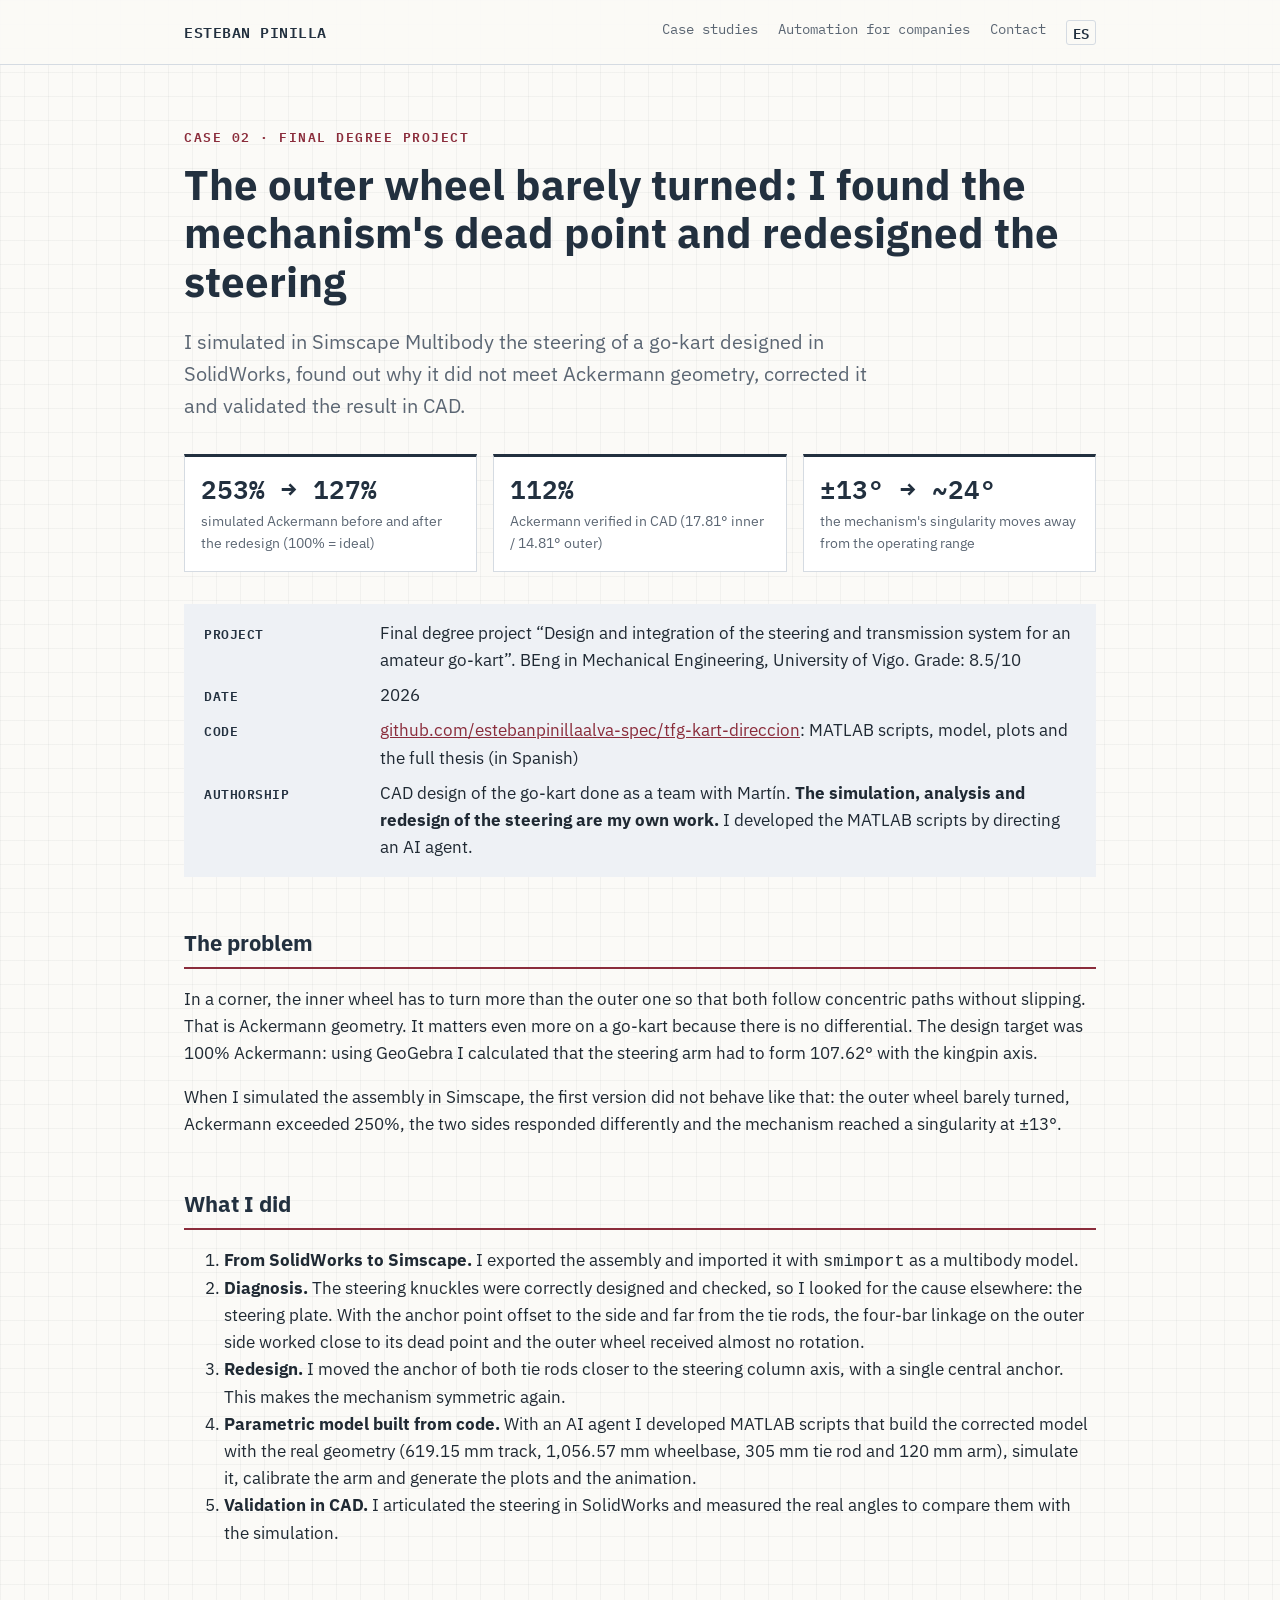
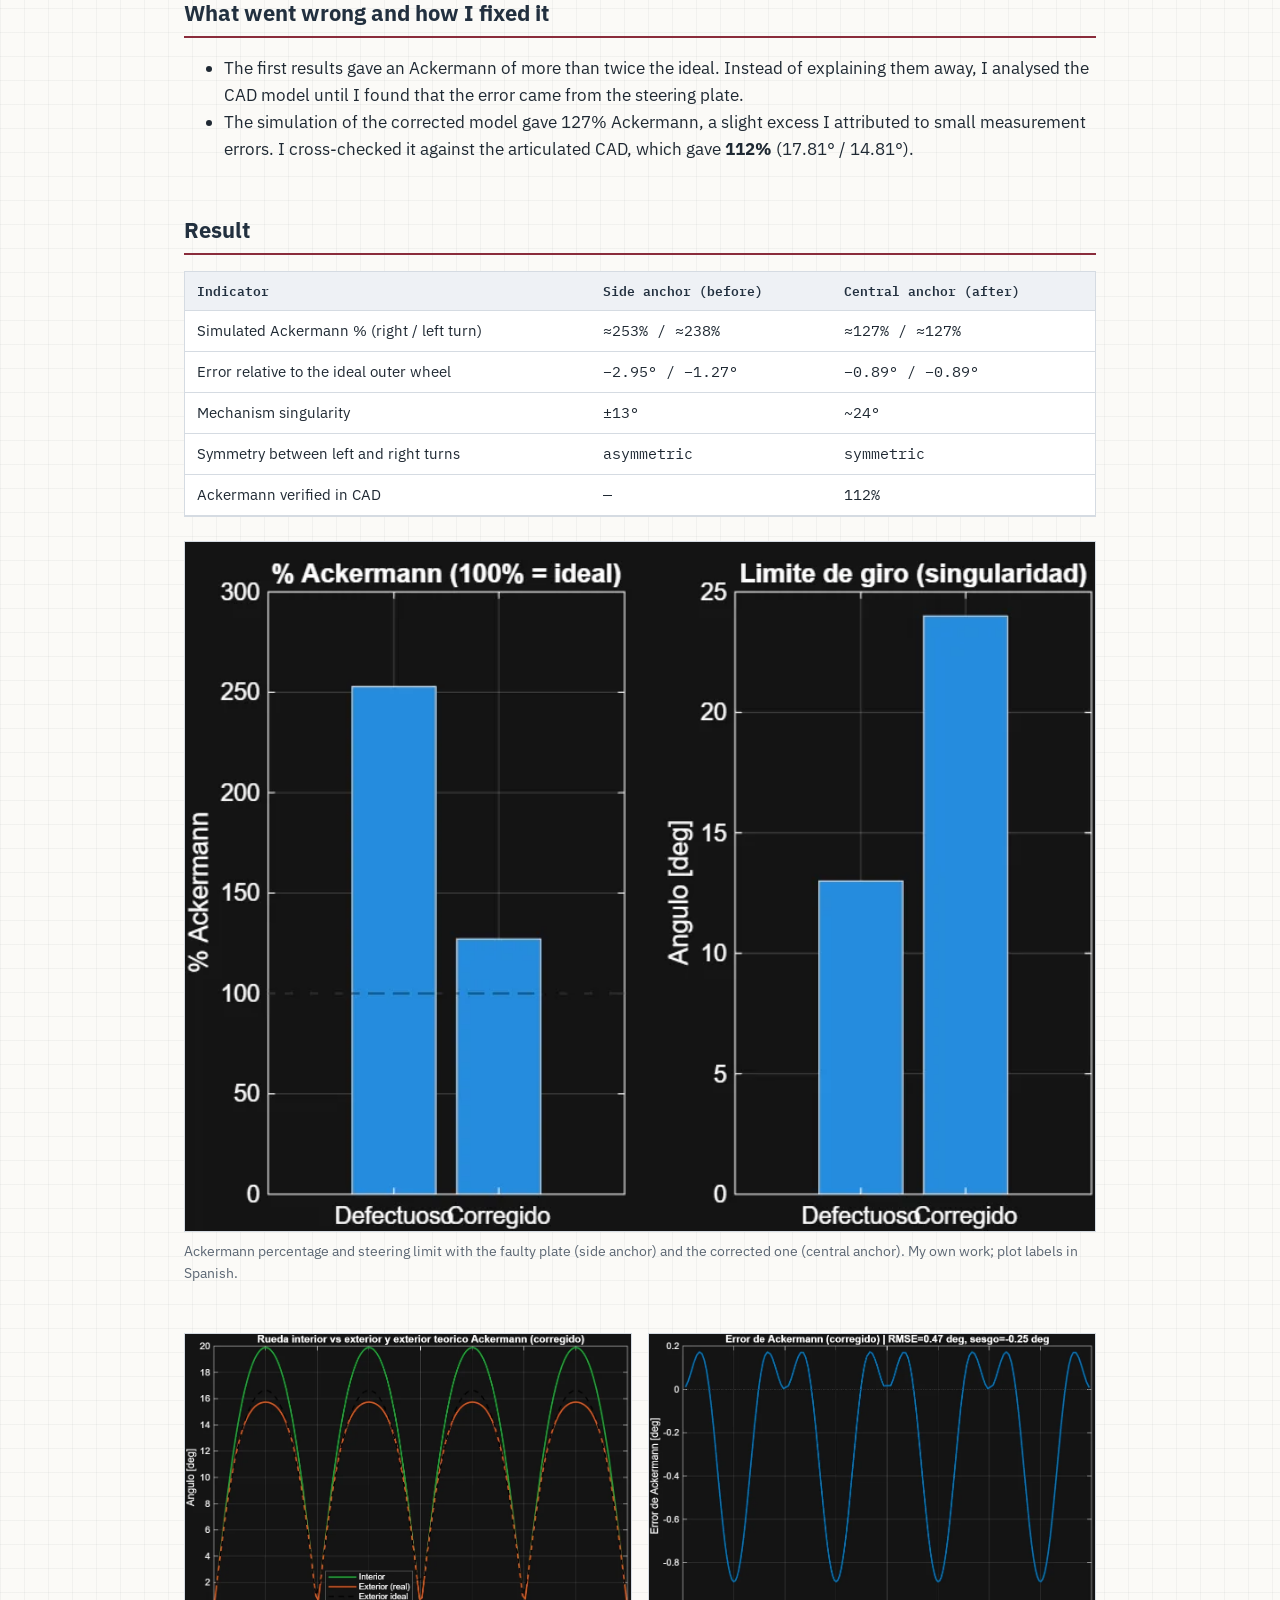
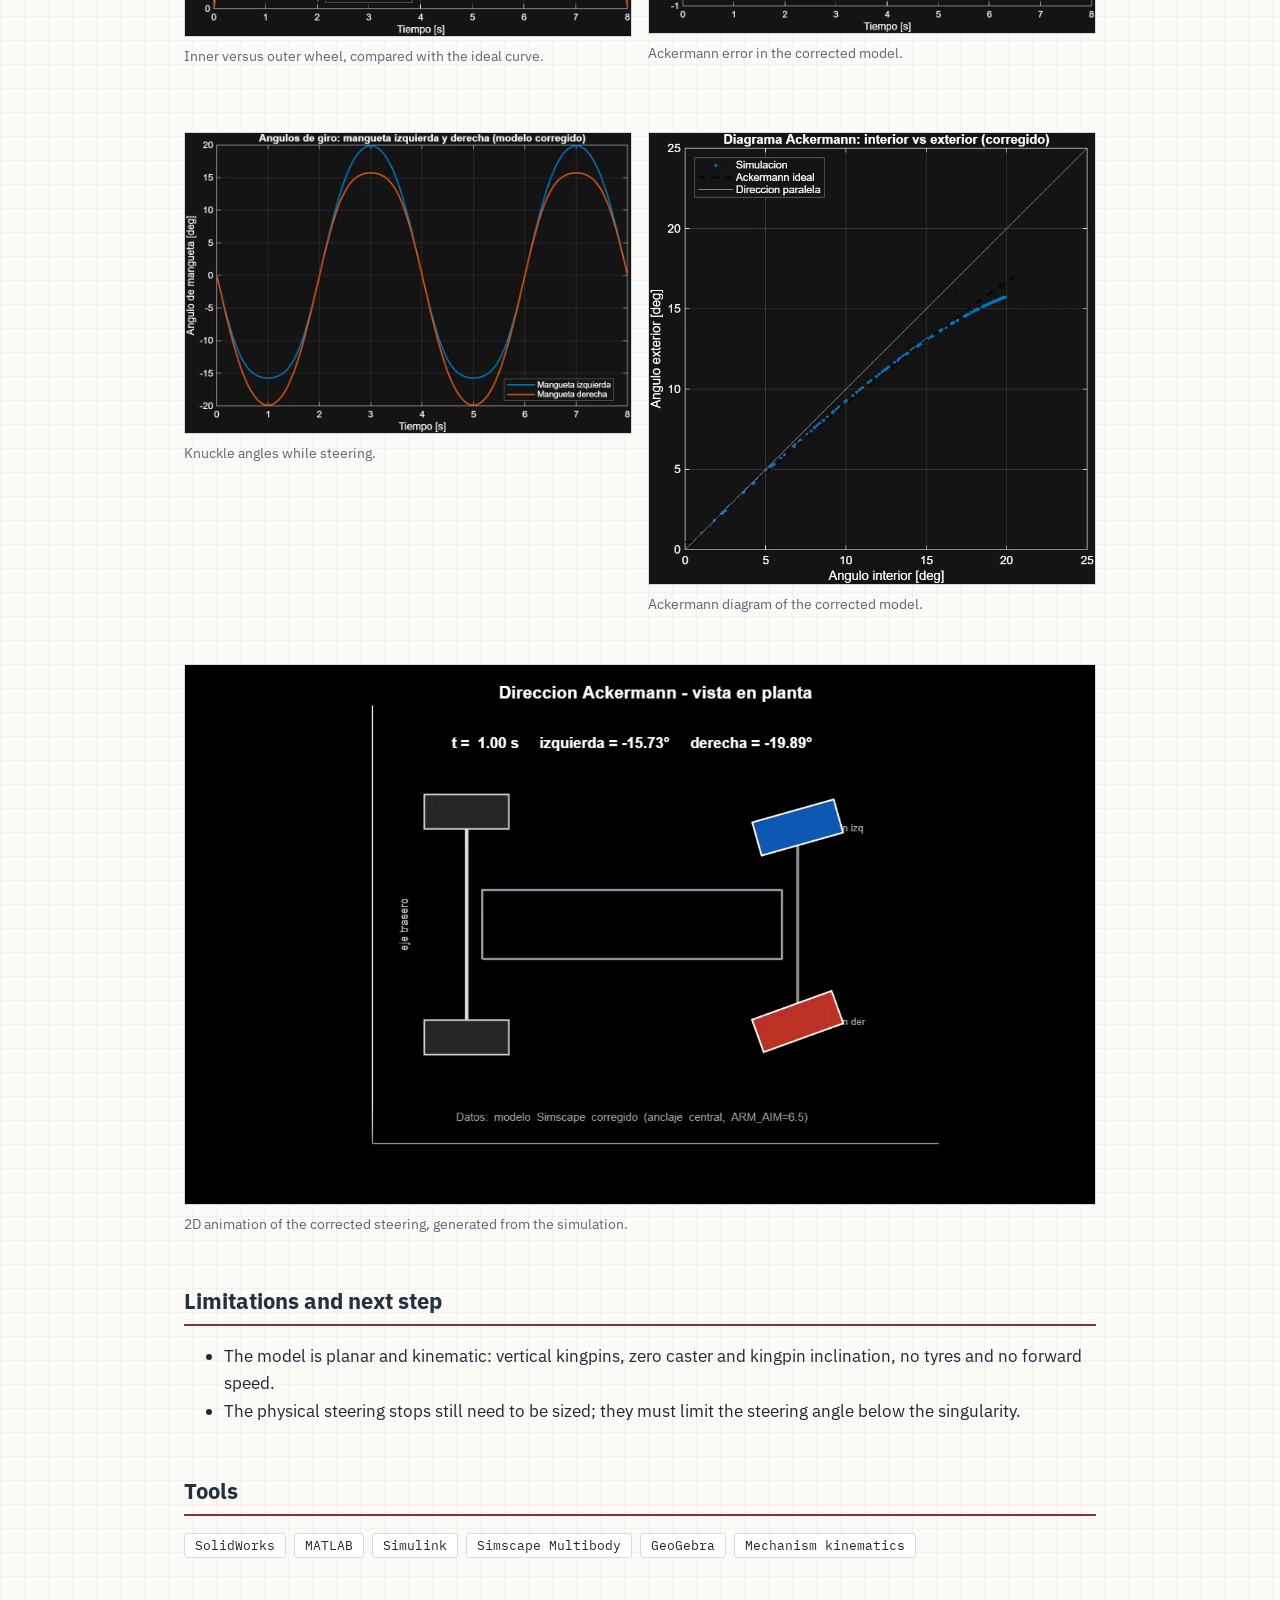
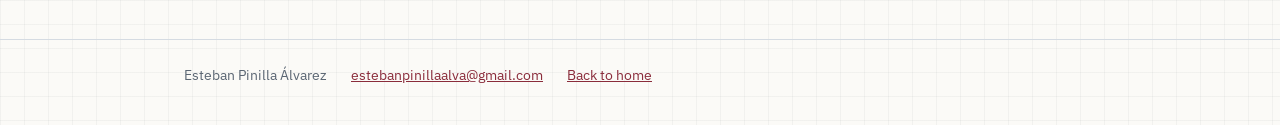
<file: en/cases/tfg-kart.html>
<!doctype html>
<html lang="en">
<head>
<meta charset="utf-8">
<meta name="viewport" content="width=device-width, initial-scale=1">
<title>Final degree project: go-kart steering · Esteban Pinilla</title>
<meta name="description" content="Diagnosis and redesign of a go-kart steering system with simulation in Simscape Multibody.">
<link rel="alternate" hreflang="es" href="https://estebanpinillaalva-spec.github.io/casos/tfg-kart.html">
<link rel="alternate" hreflang="en" href="https://estebanpinillaalva-spec.github.io/en/cases/tfg-kart.html">
<link rel="stylesheet" href="../../assets/css/estilo.css">
</head>
<body>
<!-- sources: English version of ../../casos/tfg-kart.html -->
<header class="sitio"><div class="hoja">
  <a class="marca" href="../index.html">ESTEBAN PINILLA</a>
  <nav><a href="../index.html#cases">Case studies</a><a href="../automation.html">Automation for companies</a><a href="../index.html#contact">Contact</a><a class="idioma" href="../../casos/tfg-kart.html" hreflang="es" lang="es">ES</a></nav>
</div></header>

<main><div class="hoja">
  <p class="eyebrow">Case 02 · Final degree project</p>
  <h1>The outer wheel barely turned: I found the mechanism's dead point and redesigned the steering</h1>
  <p class="lead">I simulated in Simscape Multibody the steering of a go-kart designed in SolidWorks, found out why it did not meet Ackermann geometry, corrected it and validated the result in CAD.</p>

  <div class="cifras">
    <div class="cifra"><span class="valor">253% → 127%</span><span class="etiqueta">simulated Ackermann before and after the redesign (100% = ideal)</span></div>
    <div class="cifra"><span class="valor">112%</span><span class="etiqueta">Ackermann verified in CAD (17.81° inner / 14.81° outer)</span></div>
    <div class="cifra"><span class="valor">±13° → ~24°</span><span class="etiqueta">the mechanism's singularity moves away from the operating range</span></div>
  </div>

  <dl class="ficha">
    <dt>Project</dt><dd>Final degree project “Design and integration of the steering and transmission system for an amateur go-kart”. BEng in Mechanical Engineering, University of Vigo. Grade: 8.5/10</dd>
    <dt>Date</dt><dd>2026</dd>
    <dt>Code</dt><dd><a href="https://github.com/estebanpinillaalva-spec/tfg-kart-direccion">github.com/estebanpinillaalva-spec/tfg-kart-direccion</a>: MATLAB scripts, model, plots and the full thesis (in Spanish)</dd>
    <dt>Authorship</dt><dd>CAD design of the go-kart done as a team with Martín. <strong>The simulation, analysis and redesign of the steering are my own work.</strong> I developed the MATLAB scripts by directing an AI agent.</dd>
  </dl>

  <h2>The problem</h2>
  <p>In a corner, the inner wheel has to turn more than the outer one so that both follow concentric paths without slipping. That is Ackermann geometry. It matters even more on a go-kart because there is no differential. The design target was 100% Ackermann: using GeoGebra I calculated that the steering arm had to form 107.62° with the kingpin axis.</p>
  <p>When I simulated the assembly in Simscape, the first version did not behave like that: the outer wheel barely turned, Ackermann exceeded 250%, the two sides responded differently and the mechanism reached a singularity at ±13°.</p>

  <h2>What I did</h2>
  <ol>
    <li><strong>From SolidWorks to Simscape.</strong> I exported the assembly and imported it with <code>smimport</code> as a multibody model.</li>
    <li><strong>Diagnosis.</strong> The steering knuckles were correctly designed and checked, so I looked for the cause elsewhere: the steering plate. With the anchor point offset to the side and far from the tie rods, the four-bar linkage on the outer side worked close to its dead point and the outer wheel received almost no rotation.</li>
    <li><strong>Redesign.</strong> I moved the anchor of both tie rods closer to the steering column axis, with a single central anchor. This makes the mechanism symmetric again.</li>
    <li><strong>Parametric model built from code.</strong> With an AI agent I developed MATLAB scripts that build the corrected model with the real geometry (619.15 mm track, 1,056.57 mm wheelbase, 305 mm tie rod and 120 mm arm), simulate it, calibrate the arm and generate the plots and the animation.</li>
    <li><strong>Validation in CAD.</strong> I articulated the steering in SolidWorks and measured the real angles to compare them with the simulation.</li>
  </ol>

  <h2>What went wrong and how I fixed it</h2>
  <ul>
    <li>The first results gave an Ackermann of more than twice the ideal. Instead of explaining them away, I analysed the CAD model until I found that the error came from the steering plate.</li>
    <li>The simulation of the corrected model gave 127% Ackermann, a slight excess I attributed to small measurement errors. I cross-checked it against the articulated CAD, which gave <strong>112%</strong> (17.81° / 14.81°).</li>
  </ul>

  <h2 id="result">Result</h2>
  <div class="tabla-scroll"><table>
    <thead><tr><th>Indicator</th><th class="num">Side anchor (before)</th><th class="num">Central anchor (after)</th></tr></thead>
    <tbody>
      <tr><td>Simulated Ackermann % (right / left turn)</td><td class="num">≈253% / ≈238%</td><td class="num">≈127% / ≈127%</td></tr>
      <tr><td>Error relative to the ideal outer wheel</td><td class="num">−2.95° / −1.27°</td><td class="num">−0.89° / −0.89°</td></tr>
      <tr><td>Mechanism singularity</td><td class="num">±13°</td><td class="num">~24°</td></tr>
      <tr><td>Symmetry between left and right turns</td><td class="num">asymmetric</td><td class="num">symmetric</td></tr>
      <tr><td>Ackermann verified in CAD</td><td class="num">—</td><td class="num">112%</td></tr>
    </tbody>
  </table></div>

  <figure class="figura">
    <img src="../../assets/img/tfg/comparativa.webp" alt="Comparison between the faulty and the corrected steering plate: Ackermann percentage and steering limit">
    <figcaption>Ackermann percentage and steering limit with the faulty plate (side anchor) and the corrected one (central anchor). My own work; plot labels in Spanish.</figcaption>
  </figure>
  <div class="galeria">
    <figure class="figura"><img src="../../assets/img/tfg/interior-exterior.webp" alt="Inner wheel angle versus outer wheel angle compared with the ideal Ackermann curve"><figcaption>Inner versus outer wheel, compared with the ideal curve.</figcaption></figure>
    <figure class="figura"><img src="../../assets/img/tfg/error.webp" alt="Ackermann error along the steering travel in the corrected model"><figcaption>Ackermann error in the corrected model.</figcaption></figure>
    <figure class="figura"><img src="../../assets/img/tfg/angulos.webp" alt="Angles of both steering knuckles while steering"><figcaption>Knuckle angles while steering.</figcaption></figure>
    <figure class="figura"><img src="../../assets/img/tfg/diagrama.webp" alt="Ackermann diagram: inner versus outer angle, with the ideal curve and parallel steering"><figcaption>Ackermann diagram of the corrected model.</figcaption></figure>
  </div>
  <figure class="figura">
    <video controls preload="none" poster="../../assets/img/tfg/animacion-poster.webp" src="../../assets/video/tfg/animacion-direccion.mp4"></video>
    <figcaption>2D animation of the corrected steering, generated from the simulation.</figcaption>
  </figure>

  <h2>Limitations and next step</h2>
  <ul>
    <li>The model is planar and kinematic: vertical kingpins, zero caster and kingpin inclination, no tyres and no forward speed.</li>
    <li>The physical steering stops still need to be sized; they must limit the steering angle below the singularity.</li>
  </ul>

  <h2>Tools</h2>
  <ul class="chips"><li>SolidWorks</li><li>MATLAB</li><li>Simulink</li><li>Simscape Multibody</li><li>GeoGebra</li><li>Mechanism kinematics</li></ul>
</div></main>

<footer class="sitio"><div class="hoja">
  <span>Esteban Pinilla Álvarez</span><a href="mailto:estebanpinillaalva@gmail.com">estebanpinillaalva@gmail.com</a><a href="../index.html">Back to home</a>
</div></footer>
</body>
</html>
</file>
<file: assets/css/estilo.css>
@import url("https://fonts.googleapis.com/css2?family=IBM+Plex+Mono:wght@400;600&family=IBM+Plex+Sans:wght@300;400;600;700&display=swap");

:root {
  --tinta: #22303f;
  --acento: #8a2c3b;
  --texto: #1f2933;
  --suave: #5b6673;
  --linea: #d5dbe2;
  --papel: #fbfaf7;
  --panel: #eef1f5;
  --sans: "IBM Plex Sans", "Segoe UI", Arial, sans-serif;
  --mono: "IBM Plex Mono", Consolas, "Courier New", monospace;
}
* { box-sizing: border-box; }
html { -webkit-text-size-adjust: 100%; }
body {
  margin: 0; color: var(--texto); font: 400 17px/1.6 var(--sans);
  background-color: var(--papel);
  background-image:
    linear-gradient(rgba(34,48,63,.045) 1px, transparent 1px),
    linear-gradient(90deg, rgba(34,48,63,.045) 1px, transparent 1px);
  background-size: 24px 24px;
}
img, video, svg { max-width: 100%; height: auto; display: block; }
a { color: var(--acento); }
a:hover { color: var(--tinta); }
.hoja { max-width: 960px; margin: 0 auto; padding: 0 24px; }

header.sitio { border-bottom: 1px solid var(--linea); background: rgba(251,250,247,.92); }
header.sitio .hoja { display: flex; justify-content: space-between; align-items: center; gap: 16px; min-height: 64px; flex-wrap: wrap; }
header.sitio .marca { font: 600 15px var(--mono); color: var(--tinta); text-decoration: none; letter-spacing: .5px; }
nav { display: flex; gap: 20px; flex-wrap: wrap; }
nav a { font: 400 14px var(--mono); color: var(--suave); text-decoration: none; }
nav a:hover, nav a[aria-current="page"] { color: var(--acento); }
nav a.idioma { font-weight: 600; color: var(--tinta); border: 1px solid var(--linea); padding: 0 6px; border-radius: 3px; }
nav a.idioma:hover { border-color: var(--acento); }

main { padding: 48px 0 64px; }
h1 { font-size: clamp(28px, 4.2vw, 42px); line-height: 1.15; color: var(--tinta); margin: 8px 0 16px; }
h2 { font-size: 22px; color: var(--tinta); margin: 48px 0 12px; padding-bottom: 6px; border-bottom: 2px solid var(--acento); }
h3 { font-size: 18px; color: var(--tinta); margin: 24px 0 8px; }
.eyebrow { font: 600 13px var(--mono); color: var(--acento); letter-spacing: 1.5px; text-transform: uppercase; }
.lead { font-size: 20px; color: var(--suave); max-width: 720px; }
.estado { font: 600 12px var(--mono); color: #fff; background: var(--acento); padding: 2px 8px; border-radius: 3px; vertical-align: middle; }

.cifras { display: grid; grid-template-columns: repeat(3, 1fr); gap: 16px; margin: 32px 0; }
.cifra { background: #fff; border: 1px solid var(--linea); border-top: 3px solid var(--tinta); padding: 16px; }
.cifra .valor { display: block; font: 600 26px/1.2 var(--mono); color: var(--tinta); }
.cifra .etiqueta { display: block; font-size: 14px; color: var(--suave); margin-top: 6px; }

.ficha { display: grid; grid-template-columns: 160px 1fr; gap: 8px 16px; background: var(--panel); padding: 16px 20px; margin: 24px 0; }
.ficha dt { font: 600 13px var(--mono); color: var(--tinta); text-transform: uppercase; letter-spacing: .5px; padding-top: 3px; }
.ficha dd { margin: 0; }
.autoria { border-left: 4px solid var(--acento); background: #fff; padding: 12px 16px; margin: 24px 0; }

.tabla-scroll { overflow-x: auto; margin: 16px 0; border: 1px solid var(--linea); background: #fff; }
table { border-collapse: collapse; width: 100%; font-size: 15px; }
.tabla-scroll table { min-width: 560px; }
.tabla-scroll.estrecha table { min-width: 0; }
.diagrama { overflow-x: auto; }
.diagrama svg { min-width: 640px; }
th, td { text-align: left; vertical-align: top; padding: 8px 12px; border-bottom: 1px solid var(--linea); }
th { font: 600 13px var(--mono); color: var(--tinta); background: var(--panel); }
td.num, th.num { font-family: var(--mono); white-space: nowrap; }

.figura { margin: 24px 0; }
.figura img, .figura video, .figura svg { border: 1px solid var(--linea); background: #fff; width: 100%; }
.figura figcaption { font-size: 14px; color: var(--suave); margin-top: 8px; }
.galeria { display: grid; grid-template-columns: repeat(2, 1fr); gap: 16px; }

.chips { display: flex; flex-wrap: wrap; gap: 8px; padding: 0; list-style: none; }
.chips li { font: 400 13px var(--mono); border: 1px solid var(--linea); background: #fff; padding: 3px 10px; border-radius: 3px; }

.presentacion { display: grid; grid-template-columns: 140px 1fr; gap: 28px; align-items: center; }
.presentacion img { width: 140px; height: 140px; border-radius: 50%; object-fit: cover; object-position: center 30%; border: 3px solid #fff; box-shadow: 0 0 0 1px var(--linea); }

.tarjetas { display: grid; grid-template-columns: repeat(2, 1fr); gap: 20px; margin: 24px 0; }
.tarjeta { display: block; background: #fff; border: 1px solid var(--linea); padding: 20px; text-decoration: none; color: var(--texto); }
.tarjeta:hover { border-color: var(--acento); }
.tarjeta h3 { margin: 6px 0 8px; }
.tarjeta .valor { font: 600 18px var(--mono); color: var(--acento); }

.lista-otros { list-style: none; padding: 0; }
.lista-otros li { padding: 10px 0; border-bottom: 1px dashed var(--linea); }
.pasos { counter-reset: paso; list-style: none; padding: 0; }
.pasos li { counter-increment: paso; position: relative; padding: 0 0 16px 48px; }
.pasos li::before { content: counter(paso, decimal-leading-zero); position: absolute; left: 0; top: 0; font: 600 18px var(--mono); color: var(--acento); }

footer.sitio { border-top: 1px solid var(--linea); padding: 24px 0 40px; font-size: 14px; color: var(--suave); }
footer.sitio .hoja { display: flex; flex-wrap: wrap; gap: 8px 24px; }

@media (max-width: 720px) {
  body { font-size: 16px; }
  .hoja { padding: 0 16px; }
  main { padding: 32px 0 48px; }
  .cifras, .tarjetas, .galeria { grid-template-columns: 1fr; }
  .ficha { grid-template-columns: 1fr; }
  .presentacion { grid-template-columns: 1fr; }
  .presentacion img { width: 112px; height: 112px; }
}
</file>
